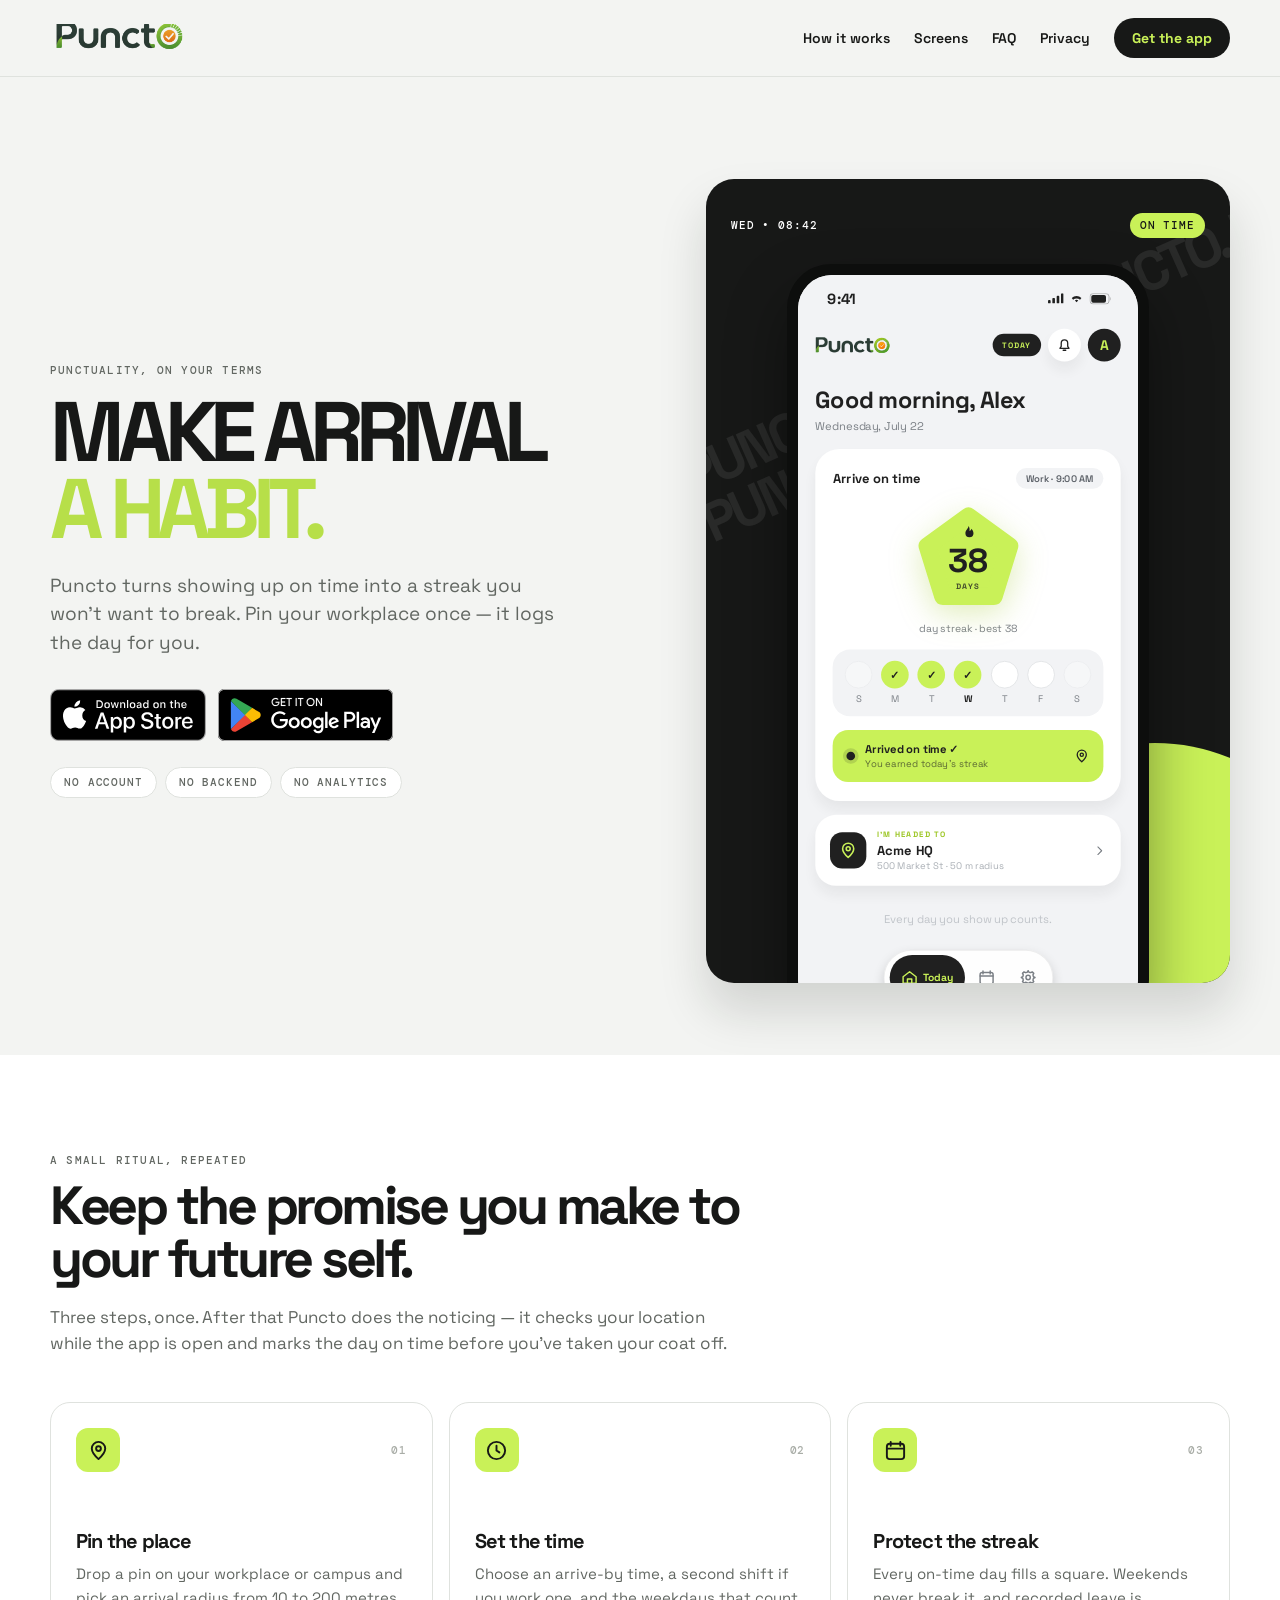
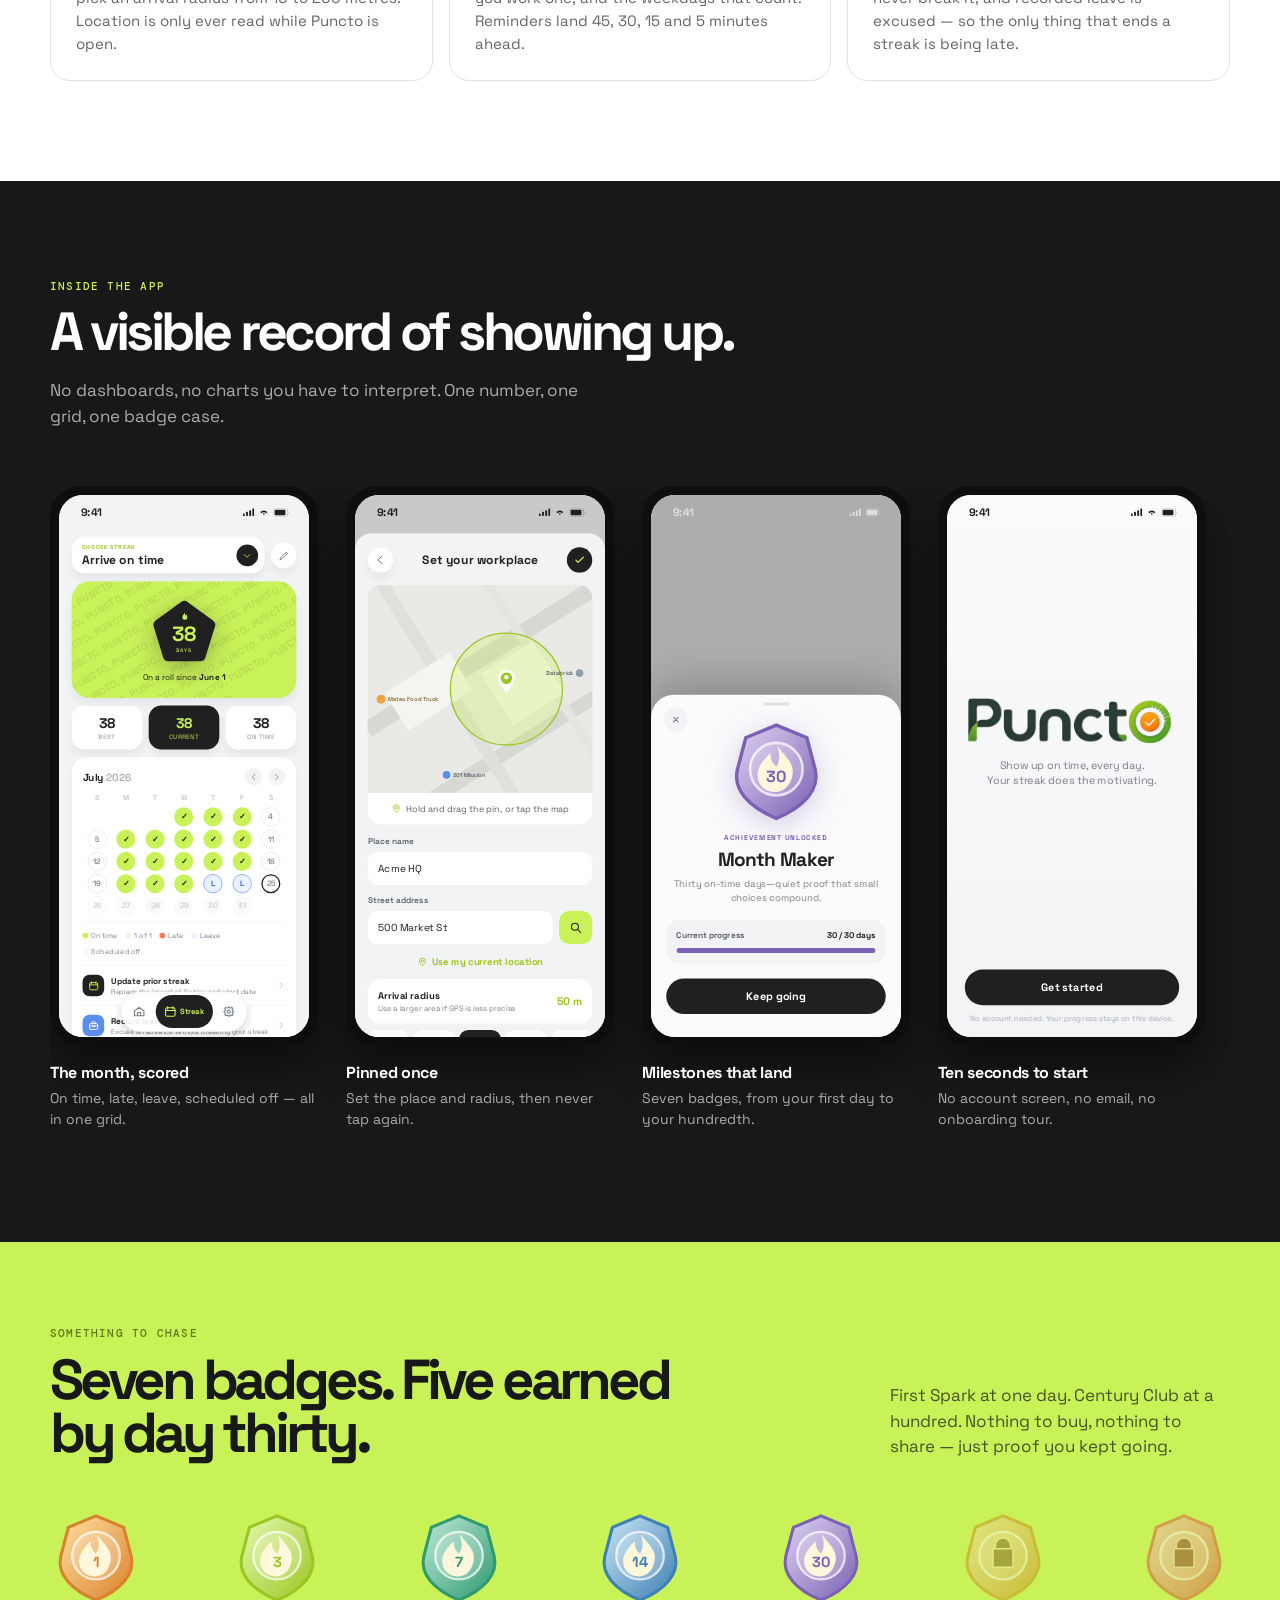
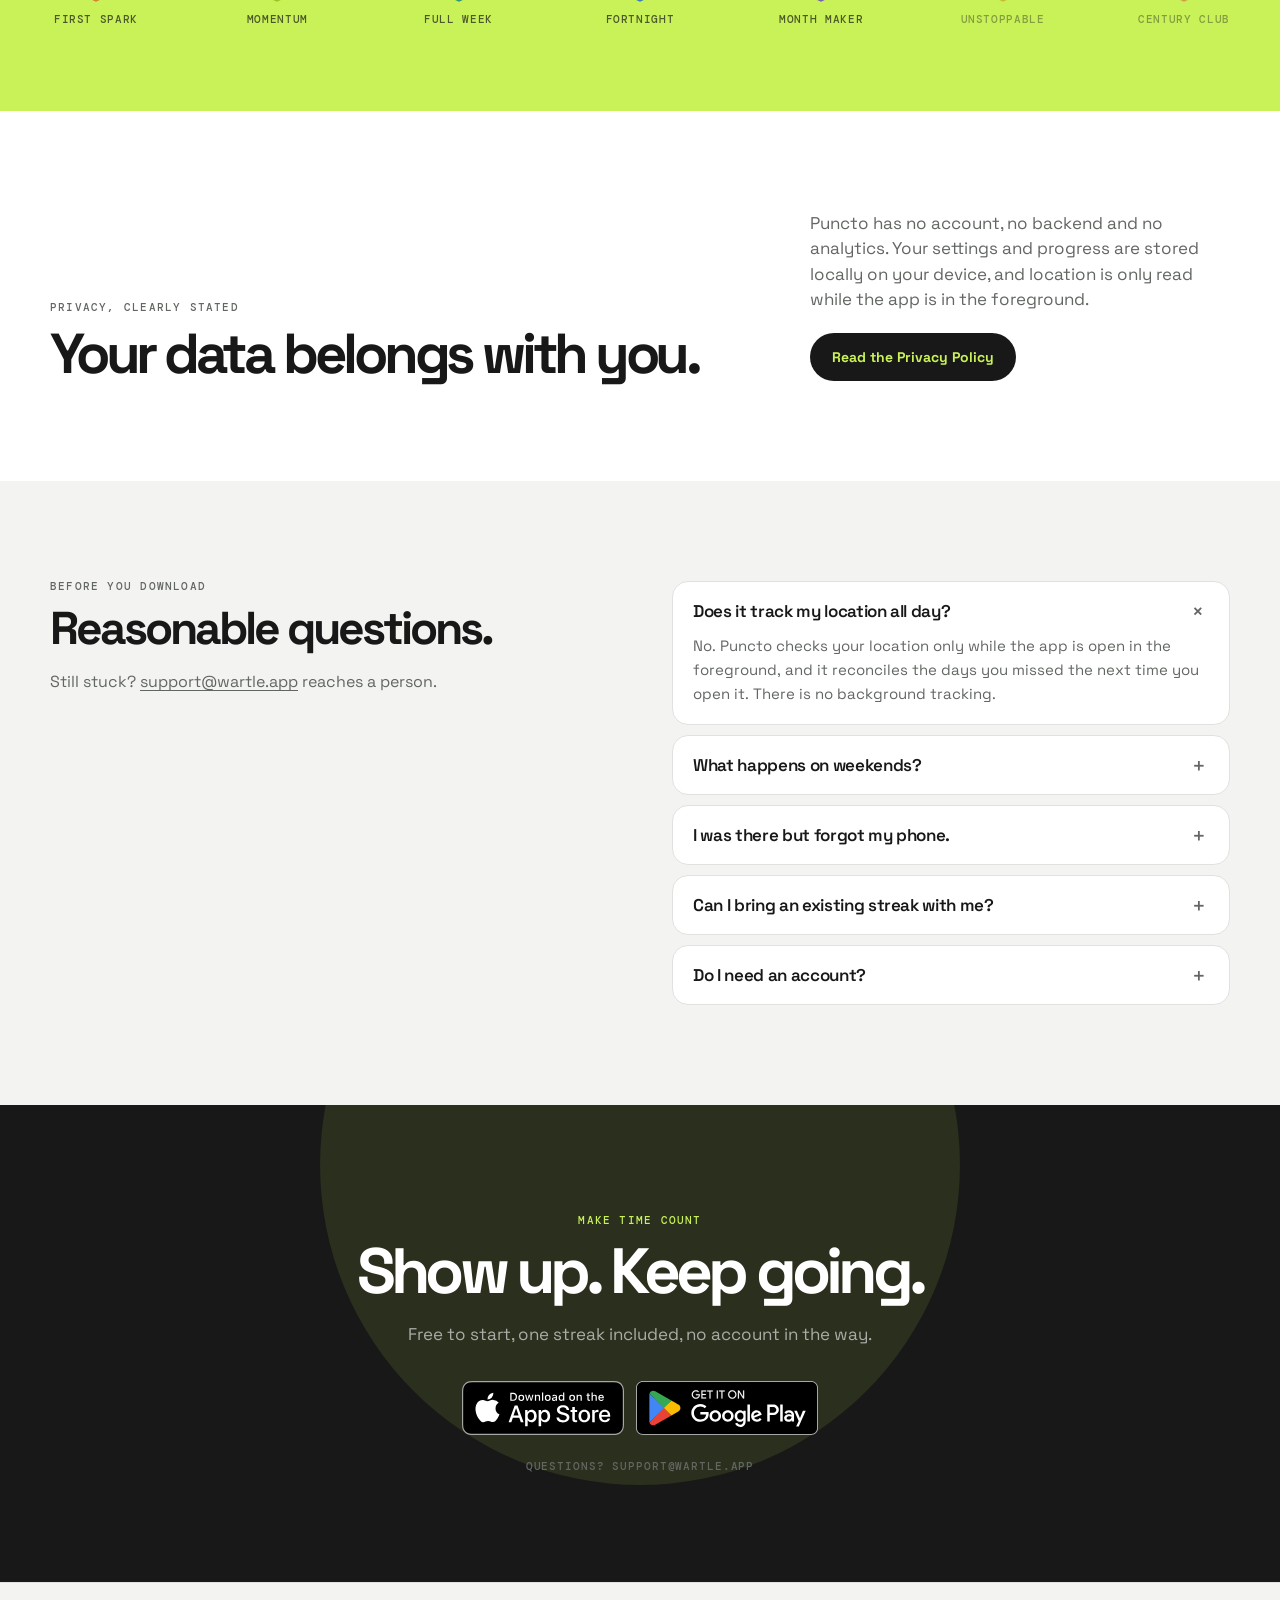
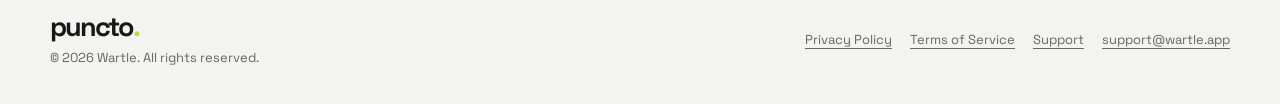
<file: index.html>
<!doctype html>
<html lang="en">
<head>
<meta charset="utf-8">
<meta name="viewport" content="width=device-width, initial-scale=1">
<meta name="description" content="Puncto is a private, local-first punctuality streak tracker for iOS and Android.">
<meta property="og:title" content="Puncto — Make arrival a habit">
<meta property="og:description" content="A private, local-first punctuality streak tracker.">
<meta property="og:type" content="website">
<meta property="og:image" content="og.png">
<meta name="theme-color" content="#c9f158">
<title>Puncto — Make arrival a habit</title>
<link rel="icon" href="assets/icon.png" type="image/png">
<link rel="preconnect" href="https://fonts.googleapis.com"><link rel="preconnect" href="https://fonts.gstatic.com" crossorigin><link href="https://fonts.googleapis.com/css2?family=DM+Mono:wght@400;500&family=Space+Grotesk:wght@400;500;600;700&display=swap" rel="stylesheet"><style>:root{--lime:#c9f158;--lime-deep:#b7df49;--show-bg:#171817;--show-fg:#ffffff;--show-sub:#a9ada7;--sec-pad:100px}html{scroll-behavior:smooth}body{margin:0;color:#171817;background:#f3f4f2;font-family:'Space Grotesk',-apple-system,BlinkMacSystemFont,'Segoe UI',sans-serif;-webkit-font-smoothing:antialiased}*{box-sizing:border-box}a{color:inherit;text-decoration:none}a:hover{color:#171817}a:focus-visible,summary:focus-visible{outline:3px solid #171817;outline-offset:4px;border-radius:4px}summary{cursor:pointer;list-style:none}summary::-webkit-details-marker{display:none}details[open] .faq-plus{transform:rotate(45deg)}@media (max-width:720px){:root{--sec-pad:72px}header nav{gap:12px!important}header nav a:nth-child(-n+3){display:none}main>section:first-child>div{grid-template-columns:1fr!important}main>section:first-child{padding-bottom:52px!important}}@media (prefers-reduced-motion:reduce){html{scroll-behavior:auto}*{transition-duration:.01ms!important;animation-duration:.01ms!important}}</style>
</head>
<body>
<header style="border-bottom:1px solid #dfe2de;background:rgba(243,244,242,.9);backdrop-filter:blur(16px);position:sticky;top:0;z-index:20">
<div style="width:min(1180px,calc(100% - 40px));margin:0 auto;height:76px;display:flex;justify-content:space-between;align-items:center;gap:20px">
<a href="#top" aria-label="Puncto home" style="display:block;width:136px;height:28px;overflow:hidden;position:relative;flex:0 0 auto"><img src="assets/wordmark.png" alt="Puncto" style="position:absolute;width:136px;height:136px;left:0;top:-55px;max-width:none"/></a>
<nav aria-label="Main navigation" style="display:flex;gap:24px;align-items:center;font-size:14px;font-weight:600">
<a href="#how-it-works">How it works</a>
<a href="#screens">Screens</a>
<a href="#faq">FAQ</a>
<a href="privacy.html">Privacy</a>
<a href="#get" style="display:inline-flex;align-items:center;justify-content:center;min-height:40px;border-radius:999px;padding:0 18px;background:#171817;color:var(--lime);font-weight:700">Get the app</a>
</nav>
</div>
</header>

<main id="top">

<section style="padding:clamp(56px,8vw,116px) 0 72px;overflow:hidden">
<div style="width:min(1180px,calc(100% - 40px));margin:0 auto;display:grid;grid-template-columns:minmax(0,1.05fr) minmax(320px,.95fr);gap:clamp(36px,6vw,84px);align-items:center">
<div>
<p style="margin:0;font:500 11px/1 'DM Mono',monospace;letter-spacing:.11em;text-transform:uppercase;color:#626762">Punctuality, on your terms</p>
<h1 style="max-width:760px;margin:18px 0 24px;font-size:clamp(50px,6.6vw,98px);letter-spacing:-.085em;line-height:.91">MAKE ARRIVAL <strong style="display:block;color:var(--lime-deep);font-weight:700">A HABIT.</strong></h1>
<p style="max-width:520px;margin:0;color:#626762;font-size:19px;line-height:1.5;text-wrap:pretty">Puncto turns showing up on time into a streak you won’t want to break. Pin your workplace once — it logs the day for you.</p>
<div style="display:flex;flex-wrap:wrap;gap:12px;align-items:center;margin-top:32px">
<a href="https://apps.apple.com/ph/app/puncto/id6790418885" target="_blank" rel="noopener" style="display:block"><img src="assets/Download_on_the_App_Store_Badge_US-UK_RGB_blk_092917.svg" alt="Download on the App Store" style="height:52px;display:block"/></a>
<a href="https://play.google.com/store/apps/details?id=app.wartle.puncto&pcampaignid=web_share" target="_blank" rel="noopener" style="display:block"><img src="assets/GetItOnGooglePlay_Badge_Web_color_English.svg" alt="Get it on Google Play" style="height:52px;display:block"/></a>
</div>
<div style="display:flex;flex-wrap:wrap;gap:8px;margin-top:26px">
<span style="font:500 11px/1 'DM Mono',monospace;letter-spacing:.08em;text-transform:uppercase;color:#626762;border:1px solid #dfe2de;background:#fff;border-radius:999px;padding:9px 13px">No account</span>
<span style="font:500 11px/1 'DM Mono',monospace;letter-spacing:.08em;text-transform:uppercase;color:#626762;border:1px solid #dfe2de;background:#fff;border-radius:999px;padding:9px 13px">No backend</span>
<span style="font:500 11px/1 'DM Mono',monospace;letter-spacing:.08em;text-transform:uppercase;color:#626762;border:1px solid #dfe2de;background:#fff;border-radius:999px;padding:9px 13px">No analytics</span>
</div>
</div>
<div style="position:relative;background:#171817;border-radius:28px;padding:34px 0 0;overflow:hidden;box-shadow:0 28px 48px rgba(23,24,23,.15);min-height:520px;display:flex;flex-direction:column;align-items:center">
<div style="position:absolute;width:390px;height:390px;border-radius:50%;background:var(--lime);right:-120px;bottom:-150px;z-index:0"></div>
<div style="position:absolute;z-index:0;top:70px;left:-54px;width:190%;transform:rotate(-24deg);color:rgba(255,255,255,.08);font-size:55px;font-weight:700;line-height:.92;letter-spacing:-.08em">PUNCTO.  PUNCTO.  PUNCTO.  PUNCTO.  PUNCTO.  PUNCTO.</div>
<div style="position:relative;z-index:1;display:flex;align-items:center;justify-content:space-between;width:calc(100% - 50px);font:500 11px/1 'DM Mono',monospace;letter-spacing:.08em;color:#fff">
<span>WED • 08:42</span>
<span style="background:var(--lime);color:#171817;border-radius:99px;padding:7px 10px">ON TIME</span>
</div>
<div style="position:relative;z-index:1;margin-top:26px;margin-bottom:-40px;width:362px;height:759px;padding:11px;background:#0d0e0d;border-radius:44px;box-shadow:0 30px 60px rgba(0,0,0,.4);flex:none">
<div style="width:340px;height:737px;overflow:hidden;border-radius:34px;background:#F2F3F5;position:relative"><div style="position:absolute;top:0;left:0;width:393px;height:852px;background:#F2F3F5;transform:scale(0.86514);transform-origin:top left;font-family:'Space Grotesk'">

<div style="height:54px;padding:0 30px 0 34px;display:flex;align-items:center;justify-content:space-between"><span style="font:700 17px 'Space Grotesk';color:#202020;letter-spacing:-.2px">9:41</span><div style="display:flex;align-items:center;gap:7px"><svg width="18" height="12" viewBox="0 0 18 12"><rect x="0" y="8" width="3" height="4" rx="1" fill="#202020"></rect><rect x="5" y="5.5" width="3" height="6.5" rx="1" fill="#202020"></rect><rect x="10" y="3" width="3" height="9" rx="1" fill="#202020"></rect><rect x="15" y="0" width="3" height="12" rx="1" fill="#202020"></rect></svg><svg width="16" height="12" viewBox="0 0 16 12"><path d="M8 10.6l1.9-2.2a2.9 2.9 0 00-3.8 0L8 10.6zM8 6.1c1.5 0 2.9.5 4 1.5l1.6-1.9A9 9 0 008 3.4a9 9 0 00-5.6 2.3L4 7.6a6 6 0 014-1.5z" fill="#202020"></path></svg><svg width="26" height="13" viewBox="0 0 26 13"><rect x="0.5" y="0.5" width="22" height="12" rx="3.5" fill="none" stroke="rgba(32,32,32,.35)"></rect><rect x="2" y="2" width="17" height="9" rx="2.2" fill="#202020"></rect><path d="M24 4.5v4c1-.4 1-3.6 0-4z" fill="rgba(32,32,32,.35)"></path></svg></div></div>

<div style="padding:0 20px">
<div style="min-height:38px;margin-top:8px;display:flex;align-items:center;justify-content:space-between">
<div style="width:88px;height:18.8px;overflow:hidden;position:relative"><img src="assets/wordmark.png" alt="Puncto" style="position:absolute;width:92.3px;height:92.3px;left:-4.3px;top:-35.5px"/><img src="assets/icon.png" alt="" style="position:absolute;width:22.2px;height:22.2px;left:65.8px;top:-0.9px"/></div>
<div style="display:flex;align-items:center;gap:8px">
<span style="font:700 9px 'Space Grotesk';letter-spacing:1.2px;color:#C9F158;background:#202020;padding:7px 11px;border-radius:999px">TODAY</span>
<div style="position:relative;width:38px;height:38px;border-radius:19px;background:#fff;display:flex;align-items:center;justify-content:center;box-shadow:0 10px 15px rgba(32,32,32,.06)"><svg width="18" height="18" viewBox="0 0 24 24"><path d="M5 17h14l-2-3V9a5 5 0 00-10 0v5l-2 3zM10 20h4" fill="none" stroke="#202020" style="stroke-width:2;stroke-linecap:round;stroke-linejoin:round"></path></svg></div>
<div style="width:38px;height:38px;border-radius:19px;background:#202020;display:flex;align-items:center;justify-content:center;font:700 16px 'Space Grotesk';color:#C9F158">A</div>
</div>
</div>
<div style="margin-top:27px;font:700 27px 'Space Grotesk';letter-spacing:-.6px;color:#202020">Good morning, Alex</div>
<div style="margin-top:4px;font:400 13px 'Space Grotesk';color:#7A7F85">Wednesday, July 22</div>

<div style="margin-top:18px;background:#fff;border-radius:28px;padding:22px 20px;box-shadow:0 10px 15px rgba(32,32,32,.06)">
<div style="display:flex;align-items:center;justify-content:space-between;gap:10px">
<span style="font:700 15px 'Space Grotesk';color:#202020">Arrive on time</span>
<span style="font:600 11px 'Space Grotesk';color:#5A5F66;background:#F2F3F5;padding:5px 11px;border-radius:15px">Work · 9:00 AM</span>
</div>
<div style="margin-top:14px;display:flex;flex-direction:column;align-items:center">
<div style="position:relative;width:128px;height:128px;filter:drop-shadow(0 10px 18px rgba(155,197,33,.3))">
<svg width="128" height="128" viewBox="0 0 100 100" style="display:block"><polygon points="50,14 87,41 73,86 27,86 13,41" fill="#C9F158" stroke="#C9F158" style="stroke-width:16;stroke-linejoin:round"></polygon></svg>
<div style="position:absolute;inset:0;padding-top:5px;display:flex;flex-direction:column;align-items:center;justify-content:center">
<svg width="14" height="16.6" viewBox="0 0 24 28"><path d="M12 1c1 5-6 8-6 15a8 8 0 0016 0c0-4-2-6-4-9-1 3-2 4-4 4 1-3 0-7-2-10z" fill="#202020"></path></svg>
<div style="font:700 38.4px 'Space Grotesk';color:#202020">38</div>
<div style="font:700 9px 'Space Grotesk';letter-spacing:1.5px;color:rgba(32,32,32,.8)">DAYS</div>
</div></div>
<div style="margin-top:12px;font:400 12px 'Space Grotesk';color:#7A7F85">day streak · best 38</div>
</div>
<div style="margin-top:16px;background:#F2F3F5;border-radius:20px;padding:13px 14px;display:flex;justify-content:space-between">
<div style="display:flex;flex-direction:column;align-items:center;gap:5px"><div style="width:32px;height:32px;border-radius:16px;background:#fff;border:1.5px solid #E0E2E5;opacity:.38"></div><span style="font:400 11px 'Space Grotesk';color:#7A7F85">S</span></div>
<div style="display:flex;flex-direction:column;align-items:center;gap:5px"><div style="width:32px;height:32px;border-radius:16px;background:#C9F158;display:flex;align-items:center;justify-content:center;font:700 13px 'Space Grotesk';color:#202020">✓</div><span style="font:400 11px 'Space Grotesk';color:#7A7F85">M</span></div>
<div style="display:flex;flex-direction:column;align-items:center;gap:5px"><div style="width:32px;height:32px;border-radius:16px;background:#C9F158;display:flex;align-items:center;justify-content:center;font:700 13px 'Space Grotesk';color:#202020">✓</div><span style="font:400 11px 'Space Grotesk';color:#7A7F85">T</span></div>
<div style="display:flex;flex-direction:column;align-items:center;gap:5px"><div style="width:32px;height:32px;border-radius:16px;background:#C9F158;display:flex;align-items:center;justify-content:center;font:700 13px 'Space Grotesk';color:#202020">✓</div><span style="font:700 11px 'Space Grotesk';color:#202020">W</span></div>
<div style="display:flex;flex-direction:column;align-items:center;gap:5px"><div style="width:32px;height:32px;border-radius:16px;background:#fff;border:1.5px solid #E0E2E5"></div><span style="font:400 11px 'Space Grotesk';color:#7A7F85">T</span></div>
<div style="display:flex;flex-direction:column;align-items:center;gap:5px"><div style="width:32px;height:32px;border-radius:16px;background:#fff;border:1.5px solid #E0E2E5"></div><span style="font:400 11px 'Space Grotesk';color:#7A7F85">F</span></div>
<div style="display:flex;flex-direction:column;align-items:center;gap:5px"><div style="width:32px;height:32px;border-radius:16px;background:#fff;border:1.5px solid #E0E2E5;opacity:.38"></div><span style="font:400 11px 'Space Grotesk';color:#7A7F85">S</span></div>
</div>
<div style="margin-top:16px;background:#C9F158;border-radius:18px;padding:14px 16px;display:flex;align-items:center;gap:12px">
<div style="width:10px;height:10px;border-radius:5px;background:#202020;box-shadow:0 0 0 4px rgba(32,32,32,.14)"></div>
<div style="flex:1"><div style="font:700 13px 'Space Grotesk';color:#202020">Arrived on time ✓</div><div style="margin-top:1px;font:400 11px 'Space Grotesk';color:rgba(32,32,32,.65)">You earned today’s streak</div></div>
<svg width="18" height="18" viewBox="0 0 24 24"><path d="M12 21s-7-6.2-7-11a7 7 0 0114 0c0 4.8-7 11-7 11z" fill="none" stroke="#202020" style="stroke-width:2;stroke-linejoin:round"></path><circle cx="12" cy="10" r="2.5" fill="none" stroke="#202020" style="stroke-width:2"></circle></svg>
</div>
</div>

<div style="margin-top:16px;background:#fff;border-radius:24px;min-height:82px;padding:0 17px;display:flex;align-items:center;gap:12px;box-shadow:0 10px 15px rgba(32,32,32,.06)">
<div style="width:42px;height:42px;border-radius:14px;background:#202020;display:flex;align-items:center;justify-content:center"><svg width="22" height="22" viewBox="0 0 24 24"><path d="M12 21s-7-6.2-7-11a7 7 0 0114 0c0 4.8-7 11-7 11z" fill="none" stroke="#C9F158" style="stroke-width:2;stroke-linejoin:round"></path><circle cx="12" cy="10" r="2.5" fill="none" stroke="#C9F158" style="stroke-width:2"></circle></svg></div>
<div style="flex:1"><div style="font:700 9px 'Space Grotesk';letter-spacing:1.4px;color:#9BC521">I’M HEADED TO</div><div style="margin-top:2px;font:700 15px 'Space Grotesk';color:#202020">Acme HQ</div><div style="margin-top:2px;font:400 11px 'Space Grotesk';color:#A9AEB4">500 Market St · 50 m radius</div></div>
<svg width="15" height="15" viewBox="0 0 24 24"><path d="M9 5l7 7-7 7" fill="none" stroke="#7A7F85" style="stroke-width:2;stroke-linecap:round;stroke-linejoin:round"></path></svg>
</div>
<div style="margin-top:30px;text-align:center;font:400 13px 'Space Grotesk';color:#C0C4C9">Every day you show up counts.</div>
</div>

<div style="position:absolute;left:0;right:0;bottom:8px;display:flex;justify-content:center">
<div style="width:196px;height:64px;border-radius:32px;background:rgba(255,255,255,.9);border:0.5px solid rgba(32,32,32,.08);box-shadow:0 6px 14px rgba(0,0,0,.16);display:flex;align-items:center;gap:4px;padding:0 6px;box-sizing:border-box">
<div style="width:88px;height:52px;border-radius:26px;background:#202020;display:flex;align-items:center;justify-content:center;gap:6px"><svg width="20" height="20" viewBox="0 0 24 24"><path d="M3 11l9-7 9 7v9H3v-9zM9 20v-6h6v6" fill="none" stroke="#C9F158" style="stroke-width:2;stroke-linecap:round;stroke-linejoin:round"></path></svg><span style="font:700 12px 'Space Grotesk';color:#C9F158">Today</span></div>
<div style="width:44px;height:52px;display:flex;align-items:center;justify-content:center"><svg width="20" height="20" viewBox="0 0 24 24"><rect x="3" y="5" width="18" height="16" rx="3" fill="none" stroke="#7A7F85" style="stroke-width:2"></rect><path d="M7 3v4M17 3v4M3 10h18" fill="none" stroke="#7A7F85" style="stroke-width:2;stroke-linecap:round"></path></svg></div>
<div style="width:44px;height:52px;display:flex;align-items:center;justify-content:center"><svg width="20" height="20" viewBox="0 0 24 24"><circle cx="12" cy="12" r="3" fill="none" stroke="#7A7F85" style="stroke-width:2"></circle><path d="M12 2.5l1.2 2.2 2.5.6 2-1.1 2.1 2.1-1.1 2 .6 2.5L21.5 12l-2.2 1.2-.6 2.5 1.1 2-2.1 2.1-2-1.1-2.5.6L12 21.5l-1.2-2.2-2.5-.6-2 1.1-2.1-2.1 1.1-2-.6-2.5L2.5 12l2.2-1.2.6-2.5-1.1-2 2.1-2.1 2 1.1 2.5-.6L12 2.5z" fill="none" stroke="#7A7F85" style="stroke-width:2;stroke-linejoin:round"></path></svg></div>
</div></div>
</div></div>
</div>
</div>
</div>
</section>

<section id="how-it-works" style="background:#fff;padding:var(--sec-pad) 0">
<div style="width:min(1180px,calc(100% - 40px));margin:0 auto">
<div style="max-width:700px;margin-bottom:46px">
<p style="margin:0;font:500 11px/1 'DM Mono',monospace;letter-spacing:.11em;text-transform:uppercase;color:#626762">A small ritual, repeated</p>
<h2 style="margin:14px 0 0;font-size:clamp(34px,4.2vw,56px);letter-spacing:-.065em;line-height:.98">Keep the promise you make to your future self.</h2>
<p style="margin:18px 0 0;color:#626762;font-size:17px;line-height:1.55;text-wrap:pretty">Three steps, once. After that Puncto does the noticing — it checks your location while the app is open and marks the day on time before you’ve taken your coat off.</p>
</div>
<div style="display:grid;grid-template-columns:repeat(auto-fit,minmax(280px,1fr));gap:16px">
<article style="padding:25px;border:1px solid #dfe2de;border-radius:20px;background:#fff;transition:transform .18s ease">
<div style="display:flex;align-items:center;justify-content:space-between;margin-bottom:56px">
<div style="width:44px;height:44px;border-radius:12px;display:grid;place-items:center;background:var(--lime)"><svg width="23" height="23" viewBox="0 0 24 24"><path d="M12 21s-7-6.2-7-11a7 7 0 0114 0c0 4.8-7 11-7 11z" fill="none" stroke="#171817" style="stroke-width:2;stroke-linejoin:round"></path><circle cx="12" cy="10" r="2.5" fill="none" stroke="#171817" style="stroke-width:2"></circle></svg></div>
<span style="font:500 11px/1 'DM Mono',monospace;letter-spacing:.08em;color:#a9ada7">01</span>
</div>
<h3 style="margin:0 0 8px;font-size:20px;letter-spacing:-.04em">Pin the place</h3>
<p style="margin:0;color:#626762;font-size:15px;line-height:1.55">Drop a pin on your workplace or campus and pick an arrival radius from 10 to 200 metres. Location is only ever read while Puncto is open.</p>
</article>
<article style="padding:25px;border:1px solid #dfe2de;border-radius:20px;background:#fff;transition:transform .18s ease">
<div style="display:flex;align-items:center;justify-content:space-between;margin-bottom:56px">
<div style="width:44px;height:44px;border-radius:12px;display:grid;place-items:center;background:var(--lime)"><svg width="23" height="23" viewBox="0 0 24 24"><circle cx="12" cy="12" r="9" fill="none" stroke="#171817" style="stroke-width:2"></circle><path d="M12 7v5l3 2" fill="none" stroke="#171817" style="stroke-width:2;stroke-linecap:round"></path></svg></div>
<span style="font:500 11px/1 'DM Mono',monospace;letter-spacing:.08em;color:#a9ada7">02</span>
</div>
<h3 style="margin:0 0 8px;font-size:20px;letter-spacing:-.04em">Set the time</h3>
<p style="margin:0;color:#626762;font-size:15px;line-height:1.55">Choose an arrive-by time, a second shift if you work one, and the weekdays that count. Reminders land 45, 30, 15 and 5 minutes ahead.</p>
</article>
<article style="padding:25px;border:1px solid #dfe2de;border-radius:20px;background:#fff;transition:transform .18s ease">
<div style="display:flex;align-items:center;justify-content:space-between;margin-bottom:56px">
<div style="width:44px;height:44px;border-radius:12px;display:grid;place-items:center;background:var(--lime)"><svg width="23" height="23" viewBox="0 0 24 24"><rect x="3" y="5" width="18" height="16" rx="3" fill="none" stroke="#171817" style="stroke-width:2"></rect><path d="M7 3v4M17 3v4M3 10h18" fill="none" stroke="#171817" style="stroke-width:2;stroke-linecap:round"></path></svg></div>
<span style="font:500 11px/1 'DM Mono',monospace;letter-spacing:.08em;color:#a9ada7">03</span>
</div>
<h3 style="margin:0 0 8px;font-size:20px;letter-spacing:-.04em">Protect the streak</h3>
<p style="margin:0;color:#626762;font-size:15px;line-height:1.55">Every on-time day fills a square. Weekends never break it, and recorded leave is excused — so the only thing that ends a streak is being late.</p>
</article>
</div>
</div>
</section>

<section id="screens" style="background:var(--show-bg);padding:var(--sec-pad) 0;overflow:hidden">
<div style="width:min(1180px,calc(100% - 40px));margin:0 auto">
<div style="max-width:760px">
<p style="margin:0;font:500 11px/1 'DM Mono',monospace;letter-spacing:.11em;text-transform:uppercase;color:var(--lime)">Inside the app</p>
<h2 style="margin:14px 0 0;font-size:clamp(34px,4.2vw,56px);letter-spacing:-.065em;line-height:.98;color:var(--show-fg)">A visible record of showing up.</h2>
<p style="margin:18px 0 0;max-width:560px;color:var(--show-sub);font-size:17px;line-height:1.55;text-wrap:pretty">No dashboards, no charts you have to interpret. One number, one grid, one badge case.</p>
</div>
<div aria-label="Puncto app screens" style="display:grid;grid-template-columns:repeat(4,268px);gap:clamp(16px,2.2vw,32px);margin-top:56px;align-items:flex-start;overflow-x:auto;padding:0 0 12px;scroll-snap-type:x proximity;scrollbar-color:rgba(201,241,88,.55) transparent">
<figure style="margin:0;flex:none;width:268px">
<div style="width:268px;height:560px;padding:9px;background:#0d0e0d;border-radius:32px;box-shadow:0 24px 44px rgba(0,0,0,.4)"><div style="width:250px;height:542px;overflow:hidden;border-radius:24px;background:#F2F3F5;position:relative"><div style="position:absolute;top:0;left:0;width:393px;height:852px;background:#F2F3F5;transform:scale(0.63613);transform-origin:top left;font-family:'Space Grotesk'">

<div style="height:54px;padding:0 30px 0 34px;display:flex;align-items:center;justify-content:space-between"><span style="font:700 17px 'Space Grotesk';color:#202020;letter-spacing:-.2px">9:41</span><div style="display:flex;align-items:center;gap:7px"><svg width="18" height="12" viewBox="0 0 18 12"><rect x="0" y="8" width="3" height="4" rx="1" fill="#202020"></rect><rect x="5" y="5.5" width="3" height="6.5" rx="1" fill="#202020"></rect><rect x="10" y="3" width="3" height="9" rx="1" fill="#202020"></rect><rect x="15" y="0" width="3" height="12" rx="1" fill="#202020"></rect></svg><svg width="16" height="12" viewBox="0 0 16 12"><path d="M8 10.6l1.9-2.2a2.9 2.9 0 00-3.8 0L8 10.6zM8 6.1c1.5 0 2.9.5 4 1.5l1.6-1.9A9 9 0 008 3.4a9 9 0 00-5.6 2.3L4 7.6a6 6 0 014-1.5z" fill="#202020"></path></svg><svg width="26" height="13" viewBox="0 0 26 13"><rect x="0.5" y="0.5" width="22" height="12" rx="3.5" fill="none" stroke="rgba(32,32,32,.35)"></rect><rect x="2" y="2" width="17" height="9" rx="2.2" fill="#202020"></rect><path d="M24 4.5v4c1-.4 1-3.6 0-4z" fill="rgba(32,32,32,.35)"></path></svg></div></div>

<div style="padding:12px 20px 0">
<div style="min-height:58px;display:flex;align-items:center;justify-content:space-between;gap:10px">
<div style="flex:1;min-height:56px;padding:0 10px 0 16px;border-radius:20px;background:#fff;display:flex;align-items:center;gap:10px;box-shadow:0 10px 15px rgba(32,32,32,.06)">
<div style="flex:1"><div style="font:700 9px 'Space Grotesk';letter-spacing:1.2px;color:#9BC521">CHOOSE STREAK</div><div style="margin-top:1px;font:700 19px 'Space Grotesk';color:#202020">Arrive on time</div></div>
<div style="width:34px;height:34px;border-radius:17px;background:#202020;display:flex;align-items:center;justify-content:center;transform:rotate(90deg)"><svg width="15" height="15" viewBox="0 0 24 24"><path d="M9 5l7 7-7 7" fill="none" stroke="#C9F158" style="stroke-width:2;stroke-linecap:round;stroke-linejoin:round"></path></svg></div>
</div>
<div style="width:40px;height:40px;border-radius:20px;background:#fff;display:flex;align-items:center;justify-content:center;box-shadow:0 10px 15px rgba(32,32,32,.06)"><svg width="17" height="17" viewBox="0 0 24 24"><path d="M4 20l4-1L20 7l-3-3L5 16l-1 4z" fill="none" stroke="#7A7F85" style="stroke-width:2;stroke-linecap:round;stroke-linejoin:round"></path></svg></div>
</div>

<div style="position:relative;margin-top:12px;background:#C9F158;border-radius:28px;padding:24px 0;overflow:hidden;display:flex;flex-direction:column;align-items:center;box-shadow:0 10px 15px rgba(32,32,32,.06)">
<div style="position:absolute;width:700px;height:360px;top:-92px;left:-160px;transform:rotate(-30deg);font:700 16px/28px 'Space Grotesk';letter-spacing:.3px;color:rgba(32,32,32,.09);white-space:pre-wrap;overflow:hidden">PUNCTO. PUNCTO. PUNCTO. PUNCTO. PUNCTO. PUNCTO. PUNCTO. PUNCTO. PUNCTO. PUNCTO. PUNCTO. PUNCTO. PUNCTO. PUNCTO. PUNCTO. PUNCTO. PUNCTO. PUNCTO. PUNCTO. PUNCTO. PUNCTO. PUNCTO. PUNCTO. PUNCTO. PUNCTO. PUNCTO. PUNCTO. PUNCTO. PUNCTO. PUNCTO. PUNCTO. PUNCTO. PUNCTO. PUNCTO. PUNCTO. PUNCTO. PUNCTO. PUNCTO. PUNCTO. PUNCTO. PUNCTO. PUNCTO. PUNCTO. PUNCTO. PUNCTO. PUNCTO. PUNCTO. PUNCTO. PUNCTO. PUNCTO. PUNCTO. PUNCTO. PUNCTO. PUNCTO. PUNCTO. PUNCTO. PUNCTO. PUNCTO. PUNCTO. PUNCTO. PUNCTO. PUNCTO. PUNCTO. PUNCTO. PUNCTO. PUNCTO. PUNCTO. PUNCTO. PUNCTO. PUNCTO. PUNCTO. PUNCTO. PUNCTO. PUNCTO. PUNCTO. PUNCTO. PUNCTO. PUNCTO. PUNCTO. PUNCTO. PUNCTO. PUNCTO. PUNCTO. PUNCTO. PUNCTO. PUNCTO. PUNCTO. PUNCTO. PUNCTO. PUNCTO. PUNCTO. PUNCTO. PUNCTO. PUNCTO. PUNCTO. </div>
<div style="position:relative;width:108px;height:108px;filter:drop-shadow(0 10px 18px rgba(32,32,32,.3))">
<svg width="108" height="108" viewBox="0 0 100 100" style="display:block"><polygon points="50,14 87,41 73,86 27,86 13,41" fill="#202020" stroke="#202020" style="stroke-width:16;stroke-linejoin:round"></polygon></svg>
<div style="position:absolute;inset:0;padding-top:4px;display:flex;flex-direction:column;align-items:center;justify-content:center">
<svg width="11.9" height="14" viewBox="0 0 24 28"><path d="M12 1c1 5-6 8-6 15a8 8 0 0016 0c0-4-2-6-4-9-1 3-2 4-4 4 1-3 0-7-2-10z" fill="#C9F158"></path></svg>
<div style="font:700 32.4px 'Space Grotesk';color:#C9F158">38</div>
<div style="font:700 8px 'Space Grotesk';letter-spacing:1.5px;color:rgba(201,241,88,.85)">DAYS</div>
</div></div>
<div style="position:relative;margin-top:10px;font:400 13px 'Space Grotesk';color:#202020">On a roll since <span style="font-weight:700">June 1</span></div>
</div>

<div style="margin-top:12px;display:flex;gap:10px">
<div style="flex:1;background:#fff;border-radius:20px;padding:13px 0;text-align:center;box-shadow:0 10px 15px rgba(32,32,32,.06)"><div style="font:700 22px 'Space Grotesk';color:#202020">38</div><div style="margin-top:2px;font:600 10px 'Space Grotesk';letter-spacing:.5px;color:#A9AEB4">BEST</div></div>
<div style="flex:1;background:#202020;border-radius:20px;padding:13px 0;text-align:center;box-shadow:0 10px 15px rgba(32,32,32,.06)"><div style="font:700 22px 'Space Grotesk';color:#C9F158">38</div><div style="margin-top:2px;font:600 10px 'Space Grotesk';letter-spacing:.5px;color:rgba(201,241,88,.7)">CURRENT</div></div>
<div style="flex:1;background:#fff;border-radius:20px;padding:13px 0;text-align:center;box-shadow:0 10px 15px rgba(32,32,32,.06)"><div style="font:700 22px 'Space Grotesk';color:#202020">38</div><div style="margin-top:2px;font:600 10px 'Space Grotesk';letter-spacing:.5px;color:#A9AEB4">ON TIME</div></div>
</div>

<div style="margin-top:12px;background:#fff;border-radius:24px;padding:17px;box-shadow:0 10px 15px rgba(32,32,32,.06)">
<div style="display:flex;align-items:center;justify-content:space-between">
<div style="font:700 16px 'Space Grotesk';color:#202020">July <span style="color:#A9AEB4;font-weight:600">2026</span></div>
<div style="display:flex;gap:8px">
<div style="width:28px;height:28px;border-radius:14px;background:#F2F3F5;display:flex;align-items:center;justify-content:center"><svg width="13" height="13" viewBox="0 0 24 24"><path d="M15 4l-8 8 8 8" fill="none" stroke="#6B6852" style="stroke-width:2;stroke-linecap:round;stroke-linejoin:round"></path></svg></div>
<div style="width:28px;height:28px;border-radius:14px;background:#F2F3F5;display:flex;align-items:center;justify-content:center"><svg width="13" height="13" viewBox="0 0 24 24"><path d="M9 5l7 7-7 7" fill="none" stroke="#6B6852" style="stroke-width:2;stroke-linecap:round;stroke-linejoin:round"></path></svg></div>
</div>
</div>
<div style="margin-top:12px;display:grid;grid-template-columns:repeat(7,1fr);justify-items:center">
<span style="font:600 11px 'Space Grotesk';color:#C0C4C9;margin-bottom:5px">S</span><span style="font:600 11px 'Space Grotesk';color:#C0C4C9;margin-bottom:5px">M</span><span style="font:600 11px 'Space Grotesk';color:#C0C4C9;margin-bottom:5px">T</span><span style="font:600 11px 'Space Grotesk';color:#C0C4C9;margin-bottom:5px">W</span><span style="font:600 11px 'Space Grotesk';color:#C0C4C9;margin-bottom:5px">T</span><span style="font:600 11px 'Space Grotesk';color:#C0C4C9;margin-bottom:5px">F</span><span style="font:600 11px 'Space Grotesk';color:#C0C4C9;margin-bottom:5px">S</span>
<div style="height:35px"></div><div style="height:35px"></div><div style="height:35px"></div>
<div style="height:35px;display:flex;align-items:center"><div style="width:30px;height:30px;border-radius:15px;background:#C9F158;display:flex;align-items:center;justify-content:center;font:700 12px 'Space Grotesk';color:#202020">✓</div></div>
<div style="height:35px;display:flex;align-items:center"><div style="width:30px;height:30px;border-radius:15px;background:#C9F158;display:flex;align-items:center;justify-content:center;font:700 12px 'Space Grotesk';color:#202020">✓</div></div>
<div style="height:35px;display:flex;align-items:center"><div style="width:30px;height:30px;border-radius:15px;background:#C9F158;display:flex;align-items:center;justify-content:center;font:700 12px 'Space Grotesk';color:#202020">✓</div></div>
<div style="height:35px;display:flex;align-items:center"><div style="width:30px;height:30px;border-radius:15px;background:#fff;border:1.5px solid #E0E2E5;box-sizing:border-box;display:flex;align-items:center;justify-content:center;font:400 12px 'Space Grotesk';color:#5A5F66">4</div></div>
<div style="height:35px;display:flex;align-items:center"><div style="width:30px;height:30px;border-radius:15px;background:#fff;border:1.5px solid #E0E2E5;box-sizing:border-box;display:flex;align-items:center;justify-content:center;font:400 12px 'Space Grotesk';color:#5A5F66">5</div></div>
<div style="height:35px;display:flex;align-items:center"><div style="width:30px;height:30px;border-radius:15px;background:#C9F158;display:flex;align-items:center;justify-content:center;font:700 12px 'Space Grotesk';color:#202020">✓</div></div>
<div style="height:35px;display:flex;align-items:center"><div style="width:30px;height:30px;border-radius:15px;background:#C9F158;display:flex;align-items:center;justify-content:center;font:700 12px 'Space Grotesk';color:#202020">✓</div></div>
<div style="height:35px;display:flex;align-items:center"><div style="width:30px;height:30px;border-radius:15px;background:#C9F158;display:flex;align-items:center;justify-content:center;font:700 12px 'Space Grotesk';color:#202020">✓</div></div>
<div style="height:35px;display:flex;align-items:center"><div style="width:30px;height:30px;border-radius:15px;background:#C9F158;display:flex;align-items:center;justify-content:center;font:700 12px 'Space Grotesk';color:#202020">✓</div></div>
<div style="height:35px;display:flex;align-items:center"><div style="width:30px;height:30px;border-radius:15px;background:#C9F158;display:flex;align-items:center;justify-content:center;font:700 12px 'Space Grotesk';color:#202020">✓</div></div>
<div style="height:35px;display:flex;align-items:center"><div style="width:30px;height:30px;border-radius:15px;background:#fff;border:1.5px solid #E0E2E5;box-sizing:border-box;display:flex;align-items:center;justify-content:center;font:400 12px 'Space Grotesk';color:#5A5F66">11</div></div>
<div style="height:35px;display:flex;align-items:center"><div style="width:30px;height:30px;border-radius:15px;background:#fff;border:1.5px solid #E0E2E5;box-sizing:border-box;display:flex;align-items:center;justify-content:center;font:400 12px 'Space Grotesk';color:#5A5F66">12</div></div>
<div style="height:35px;display:flex;align-items:center"><div style="width:30px;height:30px;border-radius:15px;background:#C9F158;display:flex;align-items:center;justify-content:center;font:700 12px 'Space Grotesk';color:#202020">✓</div></div>
<div style="height:35px;display:flex;align-items:center"><div style="width:30px;height:30px;border-radius:15px;background:#C9F158;display:flex;align-items:center;justify-content:center;font:700 12px 'Space Grotesk';color:#202020">✓</div></div>
<div style="height:35px;display:flex;align-items:center"><div style="width:30px;height:30px;border-radius:15px;background:#C9F158;display:flex;align-items:center;justify-content:center;font:700 12px 'Space Grotesk';color:#202020">✓</div></div>
<div style="height:35px;display:flex;align-items:center"><div style="width:30px;height:30px;border-radius:15px;background:#C9F158;display:flex;align-items:center;justify-content:center;font:700 12px 'Space Grotesk';color:#202020">✓</div></div>
<div style="height:35px;display:flex;align-items:center"><div style="width:30px;height:30px;border-radius:15px;background:#C9F158;display:flex;align-items:center;justify-content:center;font:700 12px 'Space Grotesk';color:#202020">✓</div></div>
<div style="height:35px;display:flex;align-items:center"><div style="width:30px;height:30px;border-radius:15px;background:#fff;border:1.5px solid #E0E2E5;box-sizing:border-box;display:flex;align-items:center;justify-content:center;font:400 12px 'Space Grotesk';color:#5A5F66">18</div></div>
<div style="height:35px;display:flex;align-items:center"><div style="width:30px;height:30px;border-radius:15px;background:#fff;border:1.5px solid #E0E2E5;box-sizing:border-box;display:flex;align-items:center;justify-content:center;font:400 12px 'Space Grotesk';color:#5A5F66">19</div></div>
<div style="height:35px;display:flex;align-items:center"><div style="width:30px;height:30px;border-radius:15px;background:#C9F158;display:flex;align-items:center;justify-content:center;font:700 12px 'Space Grotesk';color:#202020">✓</div></div>
<div style="height:35px;display:flex;align-items:center"><div style="width:30px;height:30px;border-radius:15px;background:#C9F158;display:flex;align-items:center;justify-content:center;font:700 12px 'Space Grotesk';color:#202020">✓</div></div>
<div style="height:35px;display:flex;align-items:center"><div style="width:30px;height:30px;border-radius:15px;background:#C9F158;display:flex;align-items:center;justify-content:center;font:700 12px 'Space Grotesk';color:#202020">✓</div></div>
<div style="height:35px;display:flex;align-items:center"><div style="width:30px;height:30px;border-radius:15px;background:#EAF1FF;border:1.5px solid #5B8DEF;box-sizing:border-box;display:flex;align-items:center;justify-content:center;font:800 12px 'Space Grotesk';color:#3569C8">L</div></div>
<div style="height:35px;display:flex;align-items:center"><div style="width:30px;height:30px;border-radius:15px;background:#EAF1FF;border:1.5px solid #5B8DEF;box-sizing:border-box;display:flex;align-items:center;justify-content:center;font:800 12px 'Space Grotesk';color:#3569C8">L</div></div>
<div style="height:35px;display:flex;align-items:center"><div style="width:30px;height:30px;border-radius:15px;background:#fff;border:2px solid #202020;box-sizing:border-box;display:flex;align-items:center;justify-content:center;font:400 12px 'Space Grotesk';color:#5A5F66">25</div></div>
<div style="height:35px;display:flex;align-items:center;opacity:.4"><div style="width:30px;height:30px;border-radius:15px;background:#fff;border:1.5px solid #E0E2E5;box-sizing:border-box;display:flex;align-items:center;justify-content:center;font:400 12px 'Space Grotesk';color:#5A5F66">26</div></div>
<div style="height:35px;display:flex;align-items:center;opacity:.4"><div style="width:30px;height:30px;border-radius:15px;background:#F2F3F5;display:flex;align-items:center;justify-content:center;font:400 12px 'Space Grotesk';color:#5A5F66">27</div></div>
<div style="height:35px;display:flex;align-items:center;opacity:.4"><div style="width:30px;height:30px;border-radius:15px;background:#F2F3F5;display:flex;align-items:center;justify-content:center;font:400 12px 'Space Grotesk';color:#5A5F66">28</div></div>
<div style="height:35px;display:flex;align-items:center;opacity:.4"><div style="width:30px;height:30px;border-radius:15px;background:#F2F3F5;display:flex;align-items:center;justify-content:center;font:400 12px 'Space Grotesk';color:#5A5F66">29</div></div>
<div style="height:35px;display:flex;align-items:center;opacity:.4"><div style="width:30px;height:30px;border-radius:15px;background:#F2F3F5;display:flex;align-items:center;justify-content:center;font:400 12px 'Space Grotesk';color:#5A5F66">30</div></div>
<div style="height:35px;display:flex;align-items:center;opacity:.4"><div style="width:30px;height:30px;border-radius:15px;background:#F2F3F5;display:flex;align-items:center;justify-content:center;font:400 12px 'Space Grotesk';color:#5A5F66">31</div></div>
<div style="height:35px"></div>
</div>
<div style="border-top:1px solid #EFF0F2;padding-top:12px;margin-top:9px;display:flex;flex-wrap:wrap;gap:12px">
<div style="display:flex;align-items:center;gap:5px"><div style="width:9px;height:9px;border-radius:5px;background:#C9F158"></div><span style="font:400 11px 'Space Grotesk';color:#7A7F85">On time</span></div>
<div style="display:flex;align-items:center;gap:5px"><div style="width:9px;height:9px;border-radius:5px;background:#FDF1DE"></div><span style="font:400 11px 'Space Grotesk';color:#7A7F85">1 of 1</span></div>
<div style="display:flex;align-items:center;gap:5px"><div style="width:9px;height:9px;border-radius:5px;background:#FF7A59"></div><span style="font:400 11px 'Space Grotesk';color:#7A7F85">Late</span></div>
<div style="display:flex;align-items:center;gap:5px"><div style="width:9px;height:9px;border-radius:5px;background:#EAF1FF"></div><span style="font:400 11px 'Space Grotesk';color:#7A7F85">Leave</span></div>
<div style="display:flex;align-items:center;gap:5px"><div style="width:9px;height:9px;border-radius:5px;background:transparent;border:1.5px solid #E0E2E5;box-sizing:border-box"></div><span style="font:400 11px 'Space Grotesk';color:#7A7F85">Scheduled off</span></div>
</div>
<div style="margin-top:14px;padding-top:14px;border-top:1px solid #EFF0F2;display:flex;align-items:center;gap:11px">
<div style="width:34px;height:34px;border-radius:11px;background:#202020;display:flex;align-items:center;justify-content:center"><svg width="17" height="17" viewBox="0 0 24 24"><rect x="3" y="5" width="18" height="16" rx="3" fill="none" stroke="#C9F158" style="stroke-width:2"></rect><path d="M7 3v4M17 3v4M3 10h18" fill="none" stroke="#C9F158" style="stroke-width:2;stroke-linecap:round"></path></svg></div>
<div style="flex:1"><div style="font:700 13px 'Space Grotesk';color:#202020">Update prior streak</div><div style="margin-top:2px;font:400 10.5px 'Space Grotesk';color:#7A7F85">Replace the imported history and start date</div></div>
<svg width="14" height="14" viewBox="0 0 24 24"><path d="M9 5l7 7-7 7" fill="none" stroke="#A9AEB4" style="stroke-width:2;stroke-linecap:round;stroke-linejoin:round"></path></svg>
</div>
<div style="margin-top:14px;padding-top:14px;border-top:1px solid #EFF0F2;display:flex;align-items:center;gap:11px">
<div style="width:34px;height:34px;border-radius:11px;background:#5B8DEF;display:flex;align-items:center;justify-content:center"><svg width="17" height="17" viewBox="0 0 24 24"><rect x="3" y="7" width="18" height="13" rx="3" fill="none" stroke="#fff" style="stroke-width:2"></rect><path d="M8 7V5a2 2 0 012-2h4a2 2 0 012 2v2M3 12h18M10 12v2h4v-2" fill="none" stroke="#fff" style="stroke-width:2;stroke-linecap:round;stroke-linejoin:round"></path></svg></div>
<div style="flex:1"><div style="font:700 13px 'Space Grotesk';color:#202020">Record leave</div><div style="margin-top:2px;font:400 10.5px 'Space Grotesk';color:#7A7F85">Excuse an absence without breaking your streak</div></div>
<svg width="14" height="14" viewBox="0 0 24 24"><path d="M9 5l7 7-7 7" fill="none" stroke="#A9AEB4" style="stroke-width:2;stroke-linecap:round;stroke-linejoin:round"></path></svg>
</div>
</div>
</div>

<div style="position:absolute;left:0;right:0;bottom:8px;display:flex;justify-content:center">
<div style="width:199px;height:64px;border-radius:32px;background:rgba(255,255,255,.9);border:0.5px solid rgba(32,32,32,.08);box-shadow:0 6px 14px rgba(0,0,0,.16);display:flex;align-items:center;gap:4px;padding:0 6px;box-sizing:border-box">
<div style="width:44px;height:52px;display:flex;align-items:center;justify-content:center"><svg width="20" height="20" viewBox="0 0 24 24"><path d="M3 11l9-7 9 7v9H3v-9zM9 20v-6h6v6" fill="none" stroke="#7A7F85" style="stroke-width:2;stroke-linecap:round;stroke-linejoin:round"></path></svg></div>
<div style="width:91px;height:52px;border-radius:26px;background:#202020;display:flex;align-items:center;justify-content:center;gap:6px"><svg width="20" height="20" viewBox="0 0 24 24"><rect x="3" y="5" width="18" height="16" rx="3" fill="none" stroke="#C9F158" style="stroke-width:2"></rect><path d="M7 3v4M17 3v4M3 10h18" fill="none" stroke="#C9F158" style="stroke-width:2;stroke-linecap:round"></path></svg><span style="font:700 12px 'Space Grotesk';color:#C9F158">Streak</span></div>
<div style="width:44px;height:52px;display:flex;align-items:center;justify-content:center"><svg width="20" height="20" viewBox="0 0 24 24"><circle cx="12" cy="12" r="3" fill="none" stroke="#7A7F85" style="stroke-width:2"></circle><path d="M12 2.5l1.2 2.2 2.5.6 2-1.1 2.1 2.1-1.1 2 .6 2.5L21.5 12l-2.2 1.2-.6 2.5 1.1 2-2.1 2.1-2-1.1-2.5.6L12 21.5l-1.2-2.2-2.5-.6-2 1.1-2.1-2.1 1.1-2-.6-2.5L2.5 12l2.2-1.2.6-2.5-1.1-2 2.1-2.1 2 1.1 2.5-.6L12 2.5z" fill="none" stroke="#7A7F85" style="stroke-width:2;stroke-linejoin:round"></path></svg></div>
</div></div>
</div></div></div>
<figcaption style="margin-top:16px"><b style="display:block;font-size:16px;letter-spacing:-.02em;color:var(--show-fg)">The month, scored</b><span style="display:block;margin-top:5px;font-size:14px;line-height:1.5;color:var(--show-sub)">On time, late, leave, scheduled off — all in one grid.</span></figcaption>
</figure>
<figure style="margin:0;flex:none;width:268px">
<div style="width:268px;height:560px;padding:9px;background:#0d0e0d;border-radius:32px;box-shadow:0 24px 44px rgba(0,0,0,.4)"><div style="width:250px;height:542px;overflow:hidden;border-radius:24px;background:#F2F3F5;position:relative"><div style="position:absolute;top:0;left:0;width:393px;height:852px;transform:scale(0.63613);transform-origin:top left;font-family:'Space Grotesk';background:#C8C9CB">

<div style="height:54px;padding:0 30px 0 34px;display:flex;align-items:center;justify-content:space-between"><span style="font:700 17px 'Space Grotesk';color:#202020;letter-spacing:-.2px">9:41</span><div style="display:flex;align-items:center;gap:7px"><svg width="18" height="12" viewBox="0 0 18 12"><rect x="0" y="8" width="3" height="4" rx="1" fill="#202020"></rect><rect x="5" y="5.5" width="3" height="6.5" rx="1" fill="#202020"></rect><rect x="10" y="3" width="3" height="9" rx="1" fill="#202020"></rect><rect x="15" y="0" width="3" height="12" rx="1" fill="#202020"></rect></svg><svg width="16" height="12" viewBox="0 0 16 12"><path d="M8 10.6l1.9-2.2a2.9 2.9 0 00-3.8 0L8 10.6zM8 6.1c1.5 0 2.9.5 4 1.5l1.6-1.9A9 9 0 008 3.4a9 9 0 00-5.6 2.3L4 7.6a6 6 0 014-1.5z" fill="#202020"></path></svg><svg width="26" height="13" viewBox="0 0 26 13"><rect x="0.5" y="0.5" width="22" height="12" rx="3.5" fill="none" stroke="rgba(32,32,32,.35)"></rect><rect x="2" y="2" width="17" height="9" rx="2.2" fill="#202020"></rect><path d="M24 4.5v4c1-.4 1-3.6 0-4z" fill="rgba(32,32,32,.35)"></path></svg></div></div>

<div style="position:absolute;top:60px;left:0;right:0;bottom:0;background:#F2F3F5;border-radius:26px 26px 0 0;padding:14px 20px 0">
<div style="min-height:56px;display:flex;align-items:center;gap:12px">
<div style="width:40px;height:40px;border-radius:20px;background:#fff;display:flex;align-items:center;justify-content:center;box-shadow:0 10px 15px rgba(32,32,32,.06)"><svg width="18" height="18" viewBox="0 0 24 24"><path d="M15 4l-8 8 8 8" fill="none" stroke="#6B6852" style="stroke-width:2;stroke-linecap:round;stroke-linejoin:round"></path></svg></div>
<div style="flex:1;text-align:center;font:700 19px 'Space Grotesk';color:#202020">Set your workplace</div>
<div style="width:40px;height:40px;border-radius:20px;background:#202020;display:flex;align-items:center;justify-content:center"><svg width="20" height="20" viewBox="0 0 24 24"><path d="M5 12.5l4.2 4.2L19 7" fill="none" stroke="#C9F158" style="stroke-width:2.4;stroke-linecap:round;stroke-linejoin:round"></path></svg></div>
</div>

<div style="margin-top:12px;border-radius:20px 20px 0 0;overflow:hidden;position:relative;height:326px;background:#E9EAE6">
<div style="position:absolute;inset:-60px;background:#E9EAE6"></div>
<div style="position:absolute;left:-40px;top:76px;width:520px;height:26px;background:#D6D8D4;transform:rotate(-32deg)"></div>
<div style="position:absolute;left:-40px;top:250px;width:520px;height:22px;background:#D6D8D4;transform:rotate(-32deg)"></div>
<div style="position:absolute;left:120px;top:-90px;width:20px;height:520px;background:#DEE0DC;transform:rotate(-32deg)"></div>
<div style="position:absolute;left:290px;top:-90px;width:14px;height:520px;background:#E4E5E1;transform:rotate(-32deg)"></div>
<div style="position:absolute;left:36px;top:132px;width:120px;height:70px;background:#F4F4F1;transform:rotate(-32deg)"></div>
<div style="position:absolute;left:196px;top:106px;width:96px;height:96px;background:#F4F4F1;transform:rotate(-32deg)"></div>
<div style="position:absolute;left:129px;top:74px;width:178px;height:178px;border-radius:89px;background:rgba(201,241,88,.3);border:2px solid #9BC521"></div>
<div style="position:absolute;left:203px;top:132px;width:30px;height:38px">
<svg width="30" height="38" viewBox="0 0 30 38"><path d="M15 37C15 37 2 22 2 14A13 13 0 0128 14c0 8-13 23-13 23z" fill="#fff"></path><circle cx="15" cy="14" r="9" fill="#9BC521"></circle><circle cx="15" cy="12.5" r="3.4" fill="#fff"></circle></svg>
</div>
<div style="position:absolute;left:14px;top:172px;display:flex;align-items:center;gap:4px"><div style="width:14px;height:14px;border-radius:7px;background:#F2A33C"></div><span style="font:600 9px 'Space Grotesk';color:#8A6A2E">Mateo Food Truck</span></div>
<div style="position:absolute;right:14px;top:132px;display:flex;align-items:center;gap:4px"><span style="font:600 9px 'Space Grotesk';color:#5A5F66">Databrick</span><div style="width:12px;height:12px;border-radius:6px;background:#8E9BB0"></div></div>
<div style="position:absolute;left:118px;bottom:22px;display:flex;align-items:center;gap:4px"><div style="width:12px;height:12px;border-radius:6px;background:#5B8DEF"></div><span style="font:600 9px 'Space Grotesk';color:#5A5F66">201 Mission</span></div>
</div>
<div style="background:#fff;border-radius:0 0 20px 20px;min-height:50px;display:flex;align-items:center;justify-content:center;gap:8px">
<svg width="16" height="16" viewBox="0 0 24 24"><path d="M12 21s-7-6.2-7-11a7 7 0 0114 0c0 4.8-7 11-7 11z" fill="none" stroke="#9BC521" style="stroke-width:2;stroke-linejoin:round"></path><circle cx="12" cy="10" r="2.5" fill="none" stroke="#9BC521" style="stroke-width:2"></circle></svg>
<span style="font:400 14px 'Space Grotesk';color:#5A5F66">Hold and drag the pin, or tap the map</span>
</div>

<div style="margin-top:18px;font:600 13px 'Space Grotesk';color:#5A5F66">Place name</div>
<div style="margin-top:8px;height:52px;border-radius:16px;background:#fff;display:flex;align-items:center;padding:0 16px;font:400 16px 'Space Grotesk';color:#202020">Acme HQ</div>
<div style="margin-top:16px;font:600 13px 'Space Grotesk';color:#5A5F66">Street address</div>
<div style="margin-top:8px;display:flex;gap:10px">
<div style="flex:1;height:52px;border-radius:16px;background:#fff;display:flex;align-items:center;padding:0 16px;font:400 16px 'Space Grotesk';color:#202020">500 Market St</div>
<div style="width:52px;height:52px;border-radius:16px;background:#C9F158;display:flex;align-items:center;justify-content:center"><svg width="20" height="20" viewBox="0 0 24 24"><circle cx="10.5" cy="10.5" r="6.5" fill="none" stroke="#202020" style="stroke-width:2"></circle><path d="M15.5 15.5L21 21" fill="none" stroke="#202020" style="stroke-width:2;stroke-linecap:round"></path></svg></div>
</div>
<div style="margin-top:18px;display:flex;align-items:center;justify-content:center;gap:7px"><svg width="16" height="16" viewBox="0 0 24 24"><path d="M12 21s-7-6.2-7-11a7 7 0 0114 0c0 4.8-7 11-7 11z" fill="none" stroke="#9BC521" style="stroke-width:2;stroke-linejoin:round"></path><circle cx="12" cy="10" r="2.5" fill="none" stroke="#9BC521" style="stroke-width:2"></circle></svg><span style="font:700 15px 'Space Grotesk';color:#9BC521">Use my current location</span></div>
<div style="margin-top:18px;background:#fff;border-radius:20px;padding:16px;display:flex;align-items:center;gap:12px">
<div style="flex:1"><div style="font:700 15px 'Space Grotesk';color:#202020">Arrival radius</div><div style="margin-top:3px;font:400 12px 'Space Grotesk';color:#7A7F85">Use a larger area if GPS is less precise</div></div>
<div style="font:700 17px 'Space Grotesk';color:#9BC521">50 m</div>
</div>
<div style="margin-top:10px;display:flex;gap:8px">
<div style="flex:1;height:44px;border-radius:14px;background:#fff;display:flex;align-items:center;justify-content:center;font:600 12px 'Space Grotesk';color:#5A5F66">10 m</div>
<div style="flex:1;height:44px;border-radius:14px;background:#fff;display:flex;align-items:center;justify-content:center;font:600 12px 'Space Grotesk';color:#5A5F66">20 m</div>
<div style="flex:1;height:44px;border-radius:14px;background:#202020;display:flex;align-items:center;justify-content:center;font:700 12px 'Space Grotesk';color:#C9F158">50 m</div>
<div style="flex:1;height:44px;border-radius:14px;background:#fff;display:flex;align-items:center;justify-content:center;font:600 12px 'Space Grotesk';color:#5A5F66">100 m</div>
<div style="flex:1;height:44px;border-radius:14px;background:#fff;display:flex;align-items:center;justify-content:center;font:600 12px 'Space Grotesk';color:#5A5F66">200 m</div>
</div>
</div>
</div></div></div>
<figcaption style="margin-top:16px"><b style="display:block;font-size:16px;letter-spacing:-.02em;color:var(--show-fg)">Pinned once</b><span style="display:block;margin-top:5px;font-size:14px;line-height:1.5;color:var(--show-sub)">Set the place and radius, then never tap again.</span></figcaption>
</figure>
<figure style="margin:0;flex:none;width:268px">
<div style="width:268px;height:560px;padding:9px;background:#0d0e0d;border-radius:32px;box-shadow:0 24px 44px rgba(0,0,0,.4)"><div style="width:250px;height:542px;overflow:hidden;border-radius:24px;background:#F2F3F5;position:relative"><div style="position:absolute;top:0;left:0;width:393px;height:852px;background:#F2F3F5;transform:scale(0.63613);transform-origin:top left;font-family:'Space Grotesk'">

<div style="position:absolute;inset:0;background:rgba(28,27,24,.32)"></div>
<div style="height:54px;padding:0 30px 0 34px;display:flex;align-items:center;justify-content:space-between;position:relative;opacity:.6"><span style="font:700 17px 'Space Grotesk';color:#fff;letter-spacing:-.2px">9:41</span><div style="display:flex;align-items:center;gap:7px"><svg width="18" height="12" viewBox="0 0 18 12"><rect x="0" y="8" width="3" height="4" rx="1" fill="#fff"></rect><rect x="5" y="5.5" width="3" height="6.5" rx="1" fill="#fff"></rect><rect x="10" y="3" width="3" height="9" rx="1" fill="#fff"></rect><rect x="15" y="0" width="3" height="12" rx="1" fill="#fff"></rect></svg><svg width="26" height="13" viewBox="0 0 26 13"><rect x="0.5" y="0.5" width="22" height="12" rx="3.5" fill="none" stroke="rgba(255,255,255,.5)"></rect><rect x="2" y="2" width="17" height="9" rx="2.2" fill="#fff"></rect></svg></div></div>

<div style="position:absolute;left:0;right:0;bottom:0;border-radius:36px 36px 0 0;background:#FBFBFC;padding:12px 24px 36px;display:flex;flex-direction:column;align-items:center;box-shadow:0 -20px 60px rgba(0,0,0,.2)">
<div style="width:42px;height:5px;border-radius:3px;background:#E0E2E5"></div>
<div style="position:absolute;left:20px;top:20px;width:38px;height:38px;border-radius:19px;background:#F2F3F5;display:flex;align-items:center;justify-content:center;transform:rotate(45deg)"><svg width="18" height="18" viewBox="0 0 24 24"><path d="M12 5v14M5 12h14" fill="none" stroke="#7A7F85" style="stroke-width:2;stroke-linecap:round"></path></svg></div>
<div style="margin-top:24px;filter:drop-shadow(0 10px 24px rgba(123,97,179,.3))">
<svg width="160" height="160" viewBox="0 0 120 120"><defs><linearGradient id="mBig-w4" x1="0" y1="0" x2="1" y2="1"><stop offset="0" style="stop-color:#DED2F2"></stop><stop offset="1" style="stop-color:#7B61B3"></stop></linearGradient></defs><path d="M60 5 96 20l10 38c5 23-13 43-46 57C27 101 9 81 14 58l10-38L60 5Z" fill="url(#mBig-w4)" stroke="#7B61B3" style="stroke-width:4"></path><circle cx="60" cy="57" r="31" fill="rgba(255,255,255,.2)" stroke="rgba(255,255,255,.72)" style="stroke-width:3"></circle><path d="M61 29c8 12 21 20 18 35-2 12-10 20-20 20-13 0-22-9-21-22 1-9 7-16 15-24 0 8 3 13 7 16 5-7 4-15 1-25Z" fill="#FFF7DB"></path><text x="60" y="72" fill="#7B61B3" style="text-anchor:middle;font-size:19px;font-weight:700;font-family:'Space Grotesk'">30</text></svg>
</div>
<div style="margin-top:12px;font:900 11px 'Space Grotesk';letter-spacing:1.7px;color:#7B61B3">ACHIEVEMENT UNLOCKED</div>
<div style="margin-top:7px;font:900 30px 'Space Grotesk';letter-spacing:-.6px;color:#202020">Month Maker</div>
<div style="margin-top:8px;max-width:330px;text-align:center;font:400 15px/22px 'Space Grotesk';color:#7A7F85">Thirty on-time days—quiet proof that small choices compound.</div>
<div style="width:100%;margin:24px 0;border-radius:19px;background:#F2F3F5;padding:16px;box-sizing:border-box">
<div style="display:flex;align-items:center;justify-content:space-between"><span style="font:700 13px 'Space Grotesk';color:#5A5F66">Current progress</span><span style="font:800 13px 'Space Grotesk';color:#202020">30 / 30 days</span></div>
<div style="margin-top:11px;height:8px;border-radius:4px;background:#E0E2E5;overflow:hidden"><div style="height:8px;border-radius:4px;width:100%;background:#7B61B3"></div></div>
</div>
<div style="width:100%;height:56px;border-radius:28px;background:#202020;display:flex;align-items:center;justify-content:center;font:700 17px 'Space Grotesk';color:#fff">Keep going</div>
</div>
</div></div></div>
<figcaption style="margin-top:16px"><b style="display:block;font-size:16px;letter-spacing:-.02em;color:var(--show-fg)">Milestones that land</b><span style="display:block;margin-top:5px;font-size:14px;line-height:1.5;color:var(--show-sub)">Seven badges, from your first day to your hundredth.</span></figcaption>
</figure>
<figure style="margin:0;flex:none;width:268px">
<div style="width:268px;height:560px;padding:9px;background:#0d0e0d;border-radius:32px;box-shadow:0 24px 44px rgba(0,0,0,.4)"><div style="width:250px;height:542px;overflow:hidden;border-radius:24px;background:#F2F3F5;position:relative"><div style="position:absolute;top:0;left:0;width:393px;height:852px;transform:scale(0.63613);transform-origin:top left;font-family:'Space Grotesk';background:linear-gradient(180deg,#FBFBFC,#F2F3F5)">

<div style="height:54px;padding:0 30px 0 34px;display:flex;align-items:center;justify-content:space-between"><span style="font:700 17px 'Space Grotesk';color:#202020;letter-spacing:-.2px">9:41</span><div style="display:flex;align-items:center;gap:7px"><svg width="18" height="12" viewBox="0 0 18 12"><rect x="0" y="8" width="3" height="4" rx="1" fill="#202020"></rect><rect x="5" y="5.5" width="3" height="6.5" rx="1" fill="#202020"></rect><rect x="10" y="3" width="3" height="9" rx="1" fill="#202020"></rect><rect x="15" y="0" width="3" height="12" rx="1" fill="#202020"></rect></svg><svg width="16" height="12" viewBox="0 0 16 12"><path d="M8 10.6l1.9-2.2a2.9 2.9 0 00-3.8 0L8 10.6zM8 6.1c1.5 0 2.9.5 4 1.5l1.6-1.9A9 9 0 008 3.4a9 9 0 00-5.6 2.3L4 7.6a6 6 0 014-1.5z" fill="#202020"></path></svg><svg width="26" height="13" viewBox="0 0 26 13"><rect x="0.5" y="0.5" width="22" height="12" rx="3.5" fill="none" stroke="rgba(32,32,32,.35)"></rect><rect x="2" y="2" width="17" height="9" rx="2.2" fill="#202020"></rect><path d="M24 4.5v4c1-.4 1-3.6 0-4z" fill="rgba(32,32,32,.35)"></path></svg></div></div>

<div style="position:absolute;top:54px;left:0;right:0;bottom:0;padding:0 28px 20px;display:flex;flex-direction:column">
<div style="flex:1;display:flex;flex-direction:column;align-items:center;justify-content:center;padding-bottom:18px">
<div style="width:328px;height:70.2px;overflow:hidden;position:relative"><img src="assets/wordmark.png" alt="Puncto" style="position:absolute;width:344px;height:344px;left:-16px;top:-132.5px"/><img src="assets/icon.png" alt="" style="position:absolute;width:82.7px;height:82.7px;left:245.3px;top:-3.3px"/></div>
<div style="margin-top:22px;text-align:center;font:400 17px/25px 'Space Grotesk';color:#7A7F85">Show up on time, every day.<br/>Your streak does the motivating.</div>
</div>
<div style="height:56px;border-radius:28px;background:#202020;display:flex;align-items:center;justify-content:center;font:700 17px 'Space Grotesk';color:#fff">Get started</div>
<div style="margin-top:13px;text-align:center;font:400 12px/17px 'Space Grotesk';color:#A9AEB4">No account needed. Your progress stays on this device.</div>
</div>
</div></div></div>
<figcaption style="margin-top:16px"><b style="display:block;font-size:16px;letter-spacing:-.02em;color:var(--show-fg)">Ten seconds to start</b><span style="display:block;margin-top:5px;font-size:14px;line-height:1.5;color:var(--show-sub)">No account screen, no email, no onboarding tour.</span></figcaption>
</figure>
</div>
</div>
</section>

<section style="background:var(--lime);padding:86px 0;overflow:hidden">
<div style="width:min(1180px,calc(100% - 40px));margin:0 auto">
<div style="display:flex;flex-wrap:wrap;gap:36px;justify-content:space-between;align-items:flex-end">
<div>
<p style="margin:0;font:500 11px/1 'DM Mono',monospace;letter-spacing:.11em;text-transform:uppercase;color:#5f7a16">Something to chase</p>
<h2 style="max-width:640px;margin:14px 0 0;font-size:clamp(34px,4.4vw,60px);letter-spacing:-.075em;line-height:.95">Seven badges. Five earned by day thirty.</h2>
</div>
<p style="max-width:340px;margin:0;font-size:17px;line-height:1.5;color:rgba(23,24,23,.72);text-wrap:pretty">First Spark at one day. Century Club at a hundred. Nothing to buy, nothing to share — just proof you kept going.</p>
</div>
<div style="display:flex;flex-wrap:wrap;gap:clamp(14px,2.4vw,34px);margin-top:52px;justify-content:space-between">
<div style="display:flex;flex-direction:column;align-items:center;gap:10px">
<svg width="92" height="92" viewBox="0 0 120 120"><defs><linearGradient id="s1" x1="0" y1="0" x2="1" y2="1"><stop offset="0" style="stop-color:#FFE0A3"></stop><stop offset="1" style="stop-color:#D9822B"></stop></linearGradient></defs><path d="M60 5 96 20l10 38c5 23-13 43-46 57C27 101 9 81 14 58l10-38L60 5Z" fill="url(#s1)" stroke="#D9822B" style="stroke-width:4"></path><circle cx="60" cy="57" r="31" fill="rgba(255,255,255,.2)" stroke="rgba(255,255,255,.72)" style="stroke-width:3"></circle><path d="M61 29c8 12 21 20 18 35-2 12-10 20-20 20-13 0-22-9-21-22 1-9 7-16 15-24 0 8 3 13 7 16 5-7 4-15 1-25Z" fill="#FFF7DB"></path><text x="60" y="72" fill="#D9822B" style="text-anchor:middle;font-size:19px;font-weight:700;font-family:'Space Grotesk'">1</text></svg>
<span style="font:500 11px/1 'DM Mono',monospace;letter-spacing:.06em;color:rgba(23,24,23,.7)">FIRST SPARK</span></div>
<div style="display:flex;flex-direction:column;align-items:center;gap:10px">
<svg width="92" height="92" viewBox="0 0 120 120"><defs><linearGradient id="s2" x1="0" y1="0" x2="1" y2="1"><stop offset="0" style="stop-color:#E4FAAF"></stop><stop offset="1" style="stop-color:#9BC521"></stop></linearGradient></defs><path d="M60 5 96 20l10 38c5 23-13 43-46 57C27 101 9 81 14 58l10-38L60 5Z" fill="url(#s2)" stroke="#9BC521" style="stroke-width:4"></path><circle cx="60" cy="57" r="31" fill="rgba(255,255,255,.2)" stroke="rgba(255,255,255,.72)" style="stroke-width:3"></circle><path d="M61 29c8 12 21 20 18 35-2 12-10 20-20 20-13 0-22-9-21-22 1-9 7-16 15-24 0 8 3 13 7 16 5-7 4-15 1-25Z" fill="#FFF7DB"></path><text x="60" y="72" fill="#9BC521" style="text-anchor:middle;font-size:19px;font-weight:700;font-family:'Space Grotesk'">3</text></svg>
<span style="font:500 11px/1 'DM Mono',monospace;letter-spacing:.06em;color:rgba(23,24,23,.7)">MOMENTUM</span></div>
<div style="display:flex;flex-direction:column;align-items:center;gap:10px">
<svg width="92" height="92" viewBox="0 0 120 120"><defs><linearGradient id="s3" x1="0" y1="0" x2="1" y2="1"><stop offset="0" style="stop-color:#BFE8D8"></stop><stop offset="1" style="stop-color:#2E9A70"></stop></linearGradient></defs><path d="M60 5 96 20l10 38c5 23-13 43-46 57C27 101 9 81 14 58l10-38L60 5Z" fill="url(#s3)" stroke="#2E9A70" style="stroke-width:4"></path><circle cx="60" cy="57" r="31" fill="rgba(255,255,255,.2)" stroke="rgba(255,255,255,.72)" style="stroke-width:3"></circle><path d="M61 29c8 12 21 20 18 35-2 12-10 20-20 20-13 0-22-9-21-22 1-9 7-16 15-24 0 8 3 13 7 16 5-7 4-15 1-25Z" fill="#FFF7DB"></path><text x="60" y="72" fill="#2E9A70" style="text-anchor:middle;font-size:19px;font-weight:700;font-family:'Space Grotesk'">7</text></svg>
<span style="font:500 11px/1 'DM Mono',monospace;letter-spacing:.06em;color:rgba(23,24,23,.7)">FULL WEEK</span></div>
<div style="display:flex;flex-direction:column;align-items:center;gap:10px">
<svg width="92" height="92" viewBox="0 0 120 120"><defs><linearGradient id="s4" x1="0" y1="0" x2="1" y2="1"><stop offset="0" style="stop-color:#C9E5F5"></stop><stop offset="1" style="stop-color:#3D80B3"></stop></linearGradient></defs><path d="M60 5 96 20l10 38c5 23-13 43-46 57C27 101 9 81 14 58l10-38L60 5Z" fill="url(#s4)" stroke="#3D80B3" style="stroke-width:4"></path><circle cx="60" cy="57" r="31" fill="rgba(255,255,255,.2)" stroke="rgba(255,255,255,.72)" style="stroke-width:3"></circle><path d="M61 29c8 12 21 20 18 35-2 12-10 20-20 20-13 0-22-9-21-22 1-9 7-16 15-24 0 8 3 13 7 16 5-7 4-15 1-25Z" fill="#FFF7DB"></path><text x="60" y="72" fill="#3D80B3" style="text-anchor:middle;font-size:19px;font-weight:700;font-family:'Space Grotesk'">14</text></svg>
<span style="font:500 11px/1 'DM Mono',monospace;letter-spacing:.06em;color:rgba(23,24,23,.7)">FORTNIGHT</span></div>
<div style="display:flex;flex-direction:column;align-items:center;gap:10px">
<svg width="92" height="92" viewBox="0 0 120 120"><defs><linearGradient id="s5" x1="0" y1="0" x2="1" y2="1"><stop offset="0" style="stop-color:#DED2F2"></stop><stop offset="1" style="stop-color:#7B61B3"></stop></linearGradient></defs><path d="M60 5 96 20l10 38c5 23-13 43-46 57C27 101 9 81 14 58l10-38L60 5Z" fill="url(#s5)" stroke="#7B61B3" style="stroke-width:4"></path><circle cx="60" cy="57" r="31" fill="rgba(255,255,255,.2)" stroke="rgba(255,255,255,.72)" style="stroke-width:3"></circle><path d="M61 29c8 12 21 20 18 35-2 12-10 20-20 20-13 0-22-9-21-22 1-9 7-16 15-24 0 8 3 13 7 16 5-7 4-15 1-25Z" fill="#FFF7DB"></path><text x="60" y="72" fill="#7B61B3" style="text-anchor:middle;font-size:19px;font-weight:700;font-family:'Space Grotesk'">30</text></svg>
<span style="font:500 11px/1 'DM Mono',monospace;letter-spacing:.06em;color:rgba(23,24,23,.7)">MONTH MAKER</span></div>
<div style="display:flex;flex-direction:column;align-items:center;gap:10px;opacity:.55">
<svg width="92" height="92" viewBox="0 0 120 120"><defs><linearGradient id="s6" x1="0" y1="0" x2="1" y2="1"><stop offset="0" style="stop-color:#F7E0A5"></stop><stop offset="1" style="stop-color:#C9911F"></stop></linearGradient></defs><path d="M60 5 96 20l10 38c5 23-13 43-46 57C27 101 9 81 14 58l10-38L60 5Z" fill="url(#s6)" stroke="#C9911F" style="stroke-width:4"></path><circle cx="60" cy="57" r="31" fill="rgba(255,255,255,.2)" stroke="rgba(255,255,255,.72)" style="stroke-width:3"></circle><path d="M50 48v-4a10 10 0 0 1 20 0v4M47 48h26v24H47Z" fill="#8a6a2e" stroke="#F7E0A5" style="stroke-width:2"></path></svg>
<span style="font:500 11px/1 'DM Mono',monospace;letter-spacing:.06em;color:rgba(23,24,23,.7)">UNSTOPPABLE</span></div>
<div style="display:flex;flex-direction:column;align-items:center;gap:10px;opacity:.55">
<svg width="92" height="92" viewBox="0 0 120 120"><defs><linearGradient id="s7" x1="0" y1="0" x2="1" y2="1"><stop offset="0" style="stop-color:#F7C7B8"></stop><stop offset="1" style="stop-color:#D65F3D"></stop></linearGradient></defs><path d="M60 5 96 20l10 38c5 23-13 43-46 57C27 101 9 81 14 58l10-38L60 5Z" fill="url(#s7)" stroke="#D65F3D" style="stroke-width:4"></path><circle cx="60" cy="57" r="31" fill="rgba(255,255,255,.2)" stroke="rgba(255,255,255,.72)" style="stroke-width:3"></circle><path d="M50 48v-4a10 10 0 0 1 20 0v4M47 48h26v24H47Z" fill="#8f4029" stroke="#F7C7B8" style="stroke-width:2"></path></svg>
<span style="font:500 11px/1 'DM Mono',monospace;letter-spacing:.06em;color:rgba(23,24,23,.7)">CENTURY CLUB</span></div>
</div>
</div>
</section>

<section id="privacy" style="background:#fff;padding:var(--sec-pad) 0">
<div style="width:min(1180px,calc(100% - 40px));margin:0 auto;display:flex;flex-wrap:wrap;gap:40px;justify-content:space-between;align-items:flex-end">
<div>
<p style="margin:0;font:500 11px/1 'DM Mono',monospace;letter-spacing:.11em;text-transform:uppercase;color:#626762">Privacy, clearly stated</p>
<h2 style="max-width:700px;margin:14px 0 0;font-size:clamp(34px,4.4vw,62px);letter-spacing:-.075em;line-height:.95">Your data belongs with you.</h2>
</div>
<div style="max-width:420px">
<p style="margin:0;font-size:17px;line-height:1.5;color:#626762;text-wrap:pretty">Puncto has no account, no backend and no analytics. Your settings and progress are stored locally on your device, and location is only read while the app is in the foreground.</p>
<a href="privacy.html" style="display:inline-flex;align-items:center;justify-content:center;min-height:48px;border-radius:999px;padding:0 22px;font-size:14px;font-weight:700;color:var(--lime);background:#171817;margin-top:20px;transition:transform .18s ease">Read the Privacy Policy</a>
</div>
</div>
</section>

<section id="faq" style="padding:var(--sec-pad) 0">
<div style="width:min(1180px,calc(100% - 40px));margin:0 auto;display:grid;grid-template-columns:repeat(auto-fit,minmax(300px,1fr));gap:clamp(30px,5vw,80px);align-items:start">
<div>
<p style="margin:0;font:500 11px/1 'DM Mono',monospace;letter-spacing:.11em;text-transform:uppercase;color:#626762">Before you download</p>
<h2 style="margin:14px 0 0;font-size:clamp(32px,3.6vw,50px);letter-spacing:-.065em;line-height:.98">Reasonable questions.</h2>
<p style="margin:18px 0 0;color:#626762;font-size:16px;line-height:1.6;text-wrap:pretty">Still stuck? <a href="mailto:support@wartle.app?subject=Puncto%20Support" style="text-decoration:underline;text-underline-offset:3px">support@wartle.app</a> reaches a person.</p>
</div>
<div style="display:flex;flex-direction:column;gap:10px">
<details open style="border:1px solid #dfe2de;border-radius:16px;background:#fff;padding:18px 20px">
<summary style="display:flex;align-items:center;justify-content:space-between;gap:16px;font-size:17px;font-weight:600;letter-spacing:-.02em">Does it track my location all day?<span class="faq-plus" style="flex:none;width:22px;height:22px;display:grid;place-items:center;color:#626762;transition:transform .2s ease">＋</span></summary>
<p style="margin:12px 0 0;color:#626762;font-size:15px;line-height:1.6">No. Puncto checks your location only while the app is open in the foreground, and it reconciles the days you missed the next time you open it. There is no background tracking.</p>
</details>
<details style="border:1px solid #dfe2de;border-radius:16px;background:#fff;padding:18px 20px">
<summary style="display:flex;align-items:center;justify-content:space-between;gap:16px;font-size:17px;font-weight:600;letter-spacing:-.02em">What happens on weekends?<span class="faq-plus" style="flex:none;width:22px;height:22px;display:grid;place-items:center;color:#626762;transition:transform .2s ease">＋</span></summary>
<p style="margin:12px 0 0;color:#626762;font-size:15px;line-height:1.6">Days outside your schedule are recorded as off days. They neither extend nor break a streak — pick the weekdays that count when you set the streak up.</p>
</details>
<details style="border:1px solid #dfe2de;border-radius:16px;background:#fff;padding:18px 20px">
<summary style="display:flex;align-items:center;justify-content:space-between;gap:16px;font-size:17px;font-weight:600;letter-spacing:-.02em">I was there but forgot my phone.<span class="faq-plus" style="flex:none;width:22px;height:22px;display:grid;place-items:center;color:#626762;transition:transform .2s ease">＋</span></summary>
<p style="margin:12px 0 0;color:#626762;font-size:15px;line-height:1.6">Log it manually from the home screen, or correct a missed automatic check-in after the fact. Genuine absences can be recorded as leave, which excuses the day without ending the streak.</p>
</details>
<details style="border:1px solid #dfe2de;border-radius:16px;background:#fff;padding:18px 20px">
<summary style="display:flex;align-items:center;justify-content:space-between;gap:16px;font-size:17px;font-weight:600;letter-spacing:-.02em">Can I bring an existing streak with me?<span class="faq-plus" style="flex:none;width:22px;height:22px;display:grid;place-items:center;color:#626762;transition:transform .2s ease">＋</span></summary>
<p style="margin:12px 0 0;color:#626762;font-size:15px;line-height:1.6">Yes — choose a start date and every scheduled day through yesterday is marked on time. It’s based on your own confirmation, and it doesn’t create a check-in for today.</p>
</details>
<details style="border:1px solid #dfe2de;border-radius:16px;background:#fff;padding:18px 20px">
<summary style="display:flex;align-items:center;justify-content:space-between;gap:16px;font-size:17px;font-weight:600;letter-spacing:-.02em">Do I need an account?<span class="faq-plus" style="flex:none;width:22px;height:22px;display:grid;place-items:center;color:#626762;transition:transform .2s ease">＋</span></summary>
<p style="margin:12px 0 0;color:#626762;font-size:15px;line-height:1.6">Never. There is no sign-up, no email and no sync. That also means your history lives on one device — it won’t follow you to a new phone.</p>
</details>
</div>
</div>
</section>

<section id="get" style="padding:110px 0;text-align:center;background:#171817;overflow:hidden;position:relative">
<div style="position:absolute;left:50%;top:-260px;width:640px;height:640px;margin-left:-320px;border-radius:50%;background:var(--lime);opacity:.1"></div>
<div style="position:relative;width:min(1180px,calc(100% - 40px));margin:0 auto">
<p style="margin:0;font:500 11px/1 'DM Mono',monospace;letter-spacing:.11em;text-transform:uppercase;color:var(--lime)">Make time count</p>
<h2 style="max-width:760px;margin:15px auto 0;font-size:clamp(40px,5vw,74px);line-height:.94;letter-spacing:-.075em;color:#fff">Show up. Keep going.</h2>
<p style="max-width:520px;margin:21px auto 34px;color:#a9ada7;font-size:17px;line-height:1.5;text-wrap:pretty">Free to start, one streak included, no account in the way.</p>
<div style="display:flex;flex-wrap:wrap;gap:12px;justify-content:center">
<a href="https://apps.apple.com/ph/app/puncto/id6790418885" target="_blank" rel="noopener" style="display:block"><img src="assets/Download_on_the_App_Store_Badge_US-UK_RGB_blk_092917.svg" alt="Download on the App Store" style="height:54px;display:block"/></a>
<a href="https://play.google.com/store/apps/details?id=app.wartle.puncto&pcampaignid=web_share" target="_blank" rel="noopener" style="display:block"><img src="assets/GetItOnGooglePlay_Badge_Web_color_English.svg" alt="Get it on Google Play" style="height:54px;display:block"/></a>
</div>
<p style="margin:26px 0 0;font:500 11px/1 'DM Mono',monospace;letter-spacing:.08em;text-transform:uppercase;color:#626762">Questions? support@wartle.app</p>
</div>
</section>

</main>

<footer style="border-top:1px solid #dfe2de;padding:30px 0 38px">
<div style="width:min(1180px,calc(100% - 40px));margin:0 auto;display:flex;flex-wrap:wrap;align-items:center;justify-content:space-between;gap:20px">
<div>
<a href="#top" style="font-size:27px;line-height:1;font-weight:700;letter-spacing:-.08em">puncto<i style="color:var(--lime-deep);font-style:normal">.</i></a>
<div style="color:#626762;font-size:13px;margin-top:8px">© 2026 Wartle. All rights reserved.</div>
</div>
<div style="display:flex;flex-wrap:wrap;gap:18px;color:#626762;font-size:13px">
<a href="privacy.html" style="text-decoration:underline;text-underline-offset:4px">Privacy Policy</a>
<a href="terms.html" style="text-decoration:underline;text-underline-offset:4px">Terms of Service</a>
<a href="support.html" style="text-decoration:underline;text-underline-offset:4px">Support</a>
<a href="mailto:support@wartle.app" style="text-decoration:underline;text-underline-offset:4px">support@wartle.app</a>
</div>
</div>
</footer>
</body>
</html>
</file>
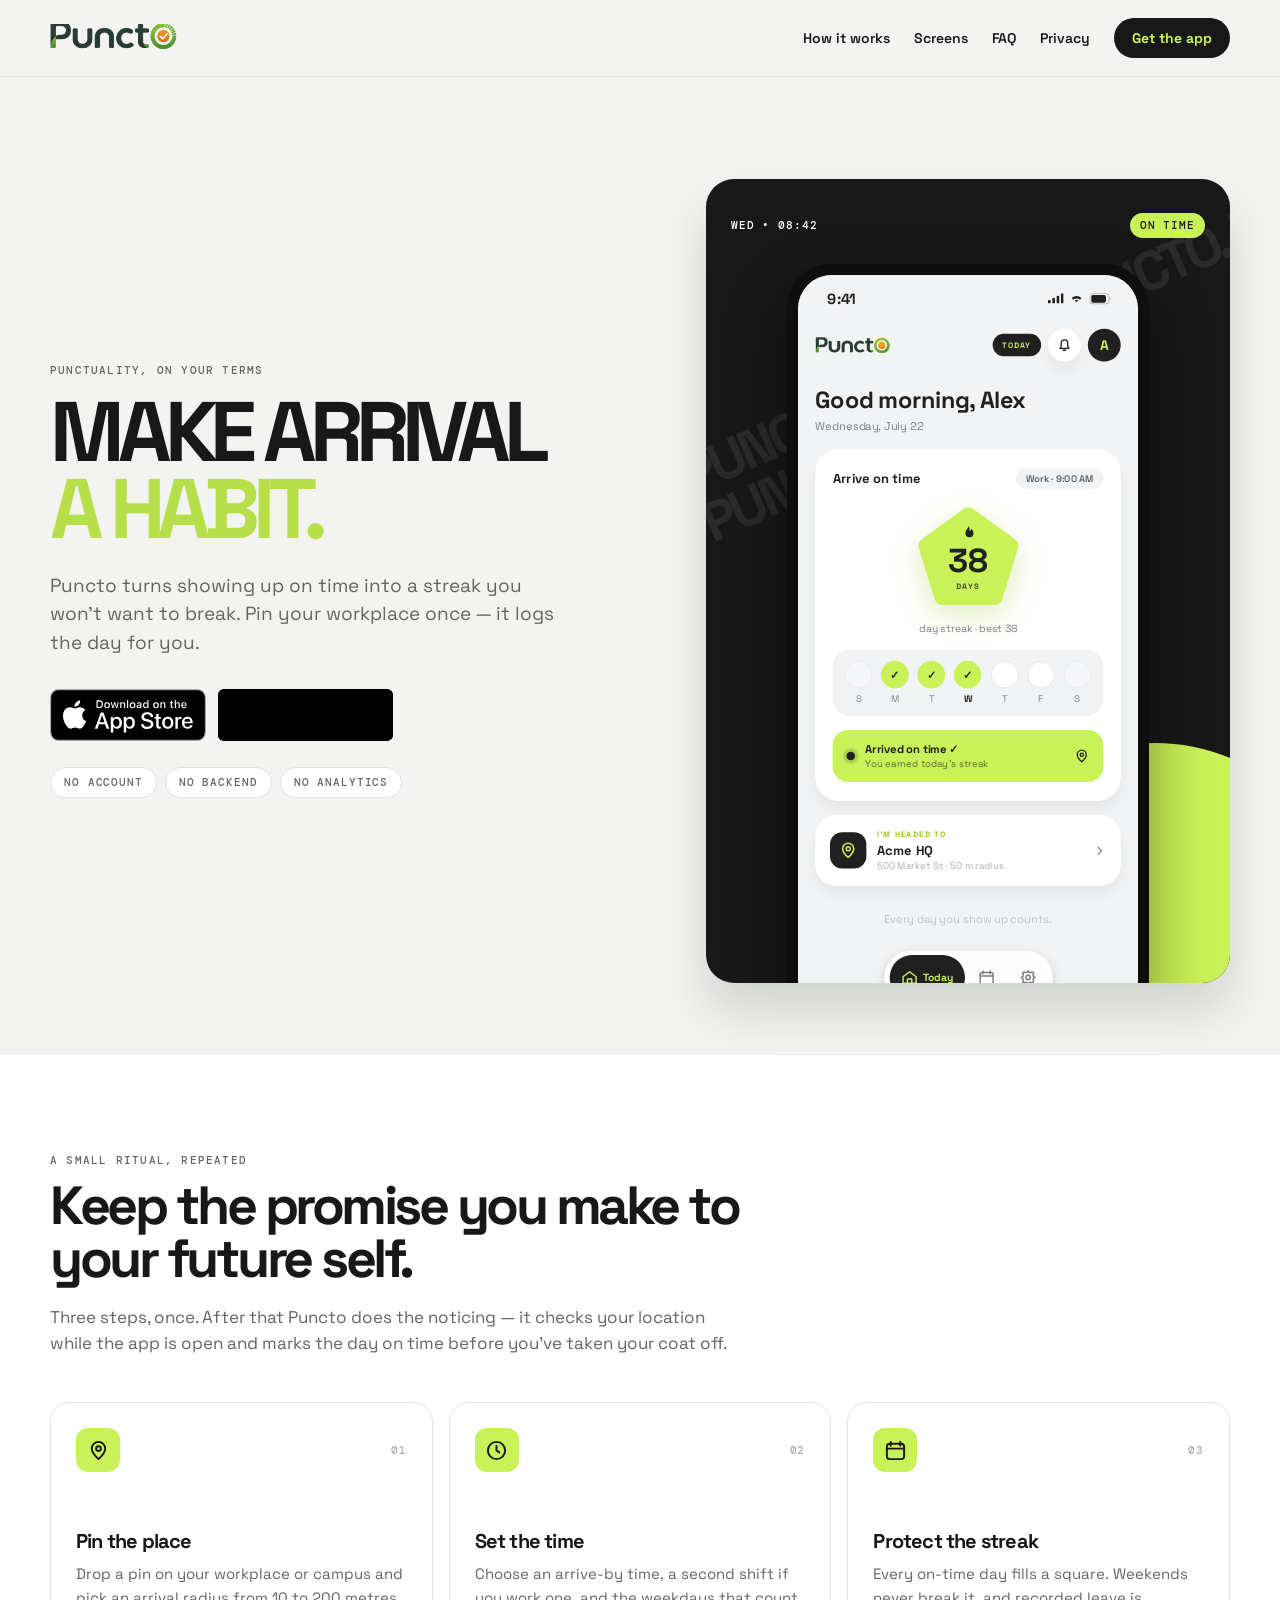
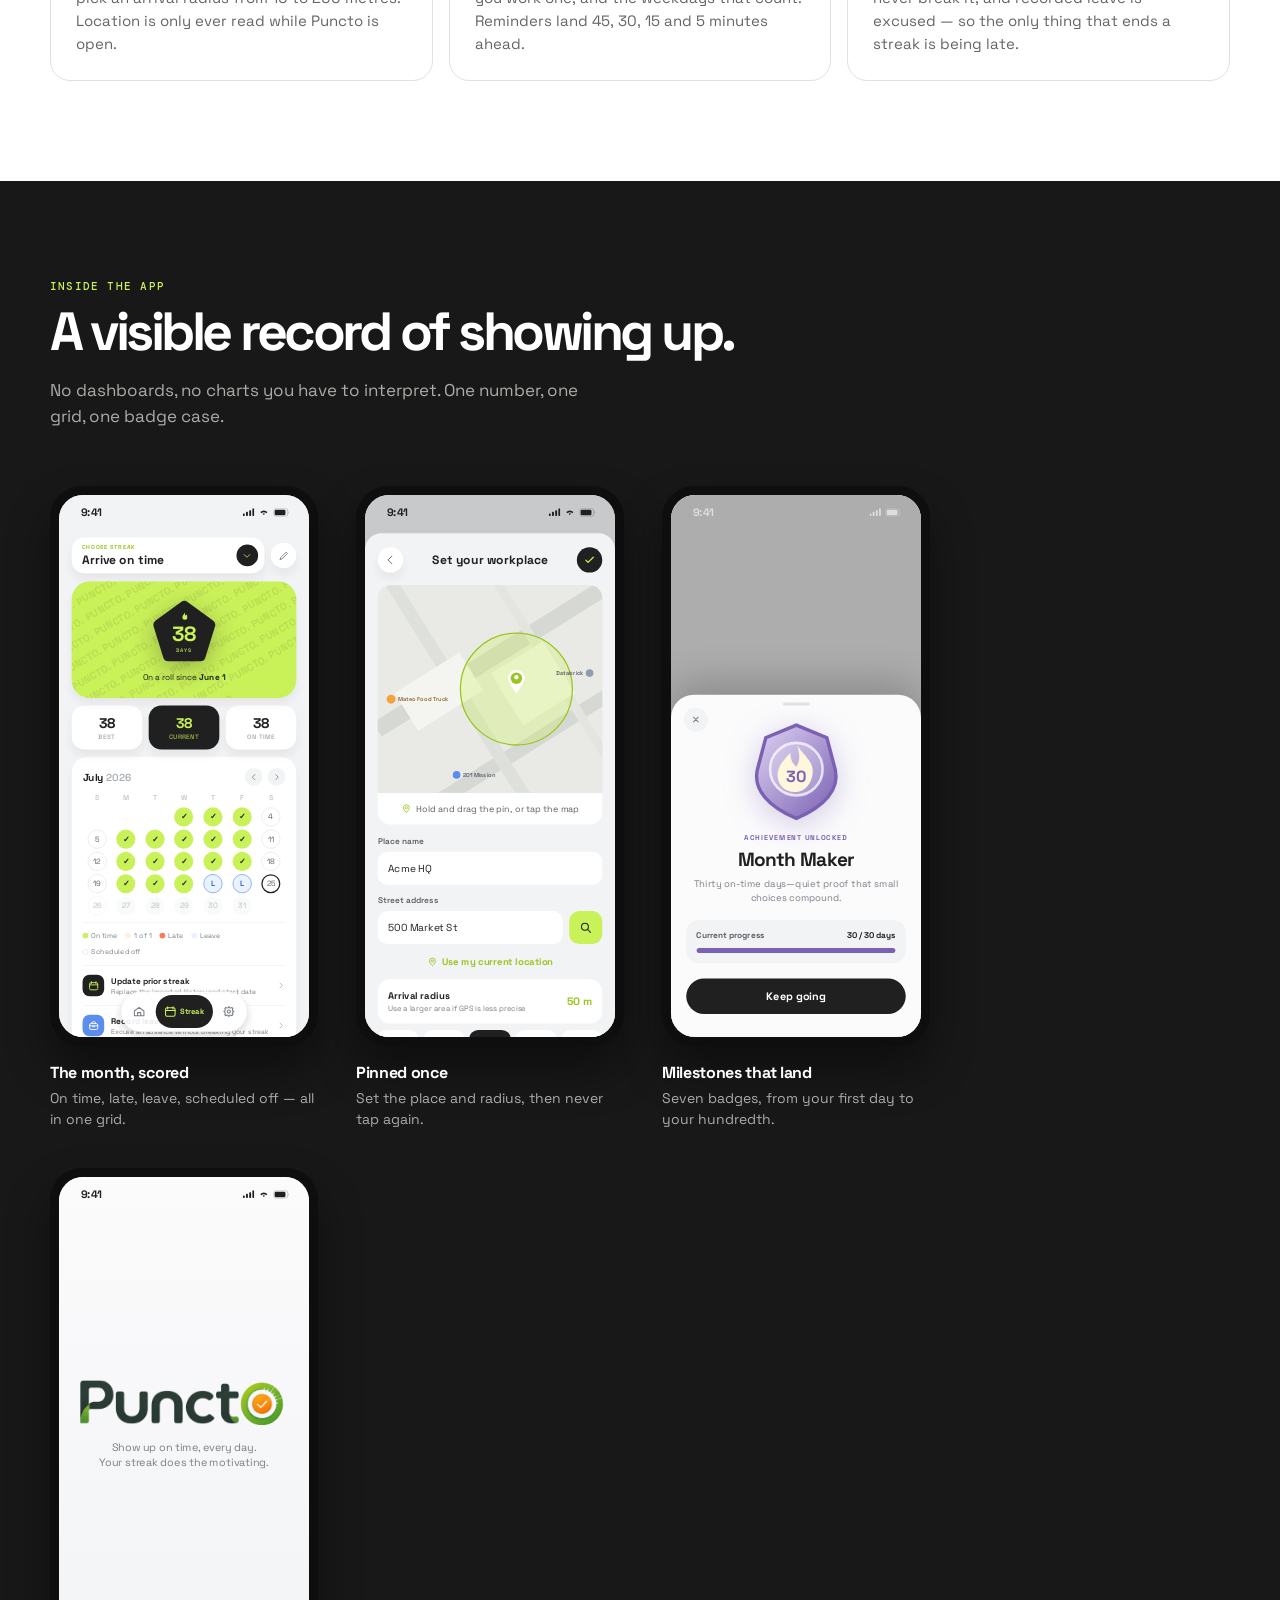
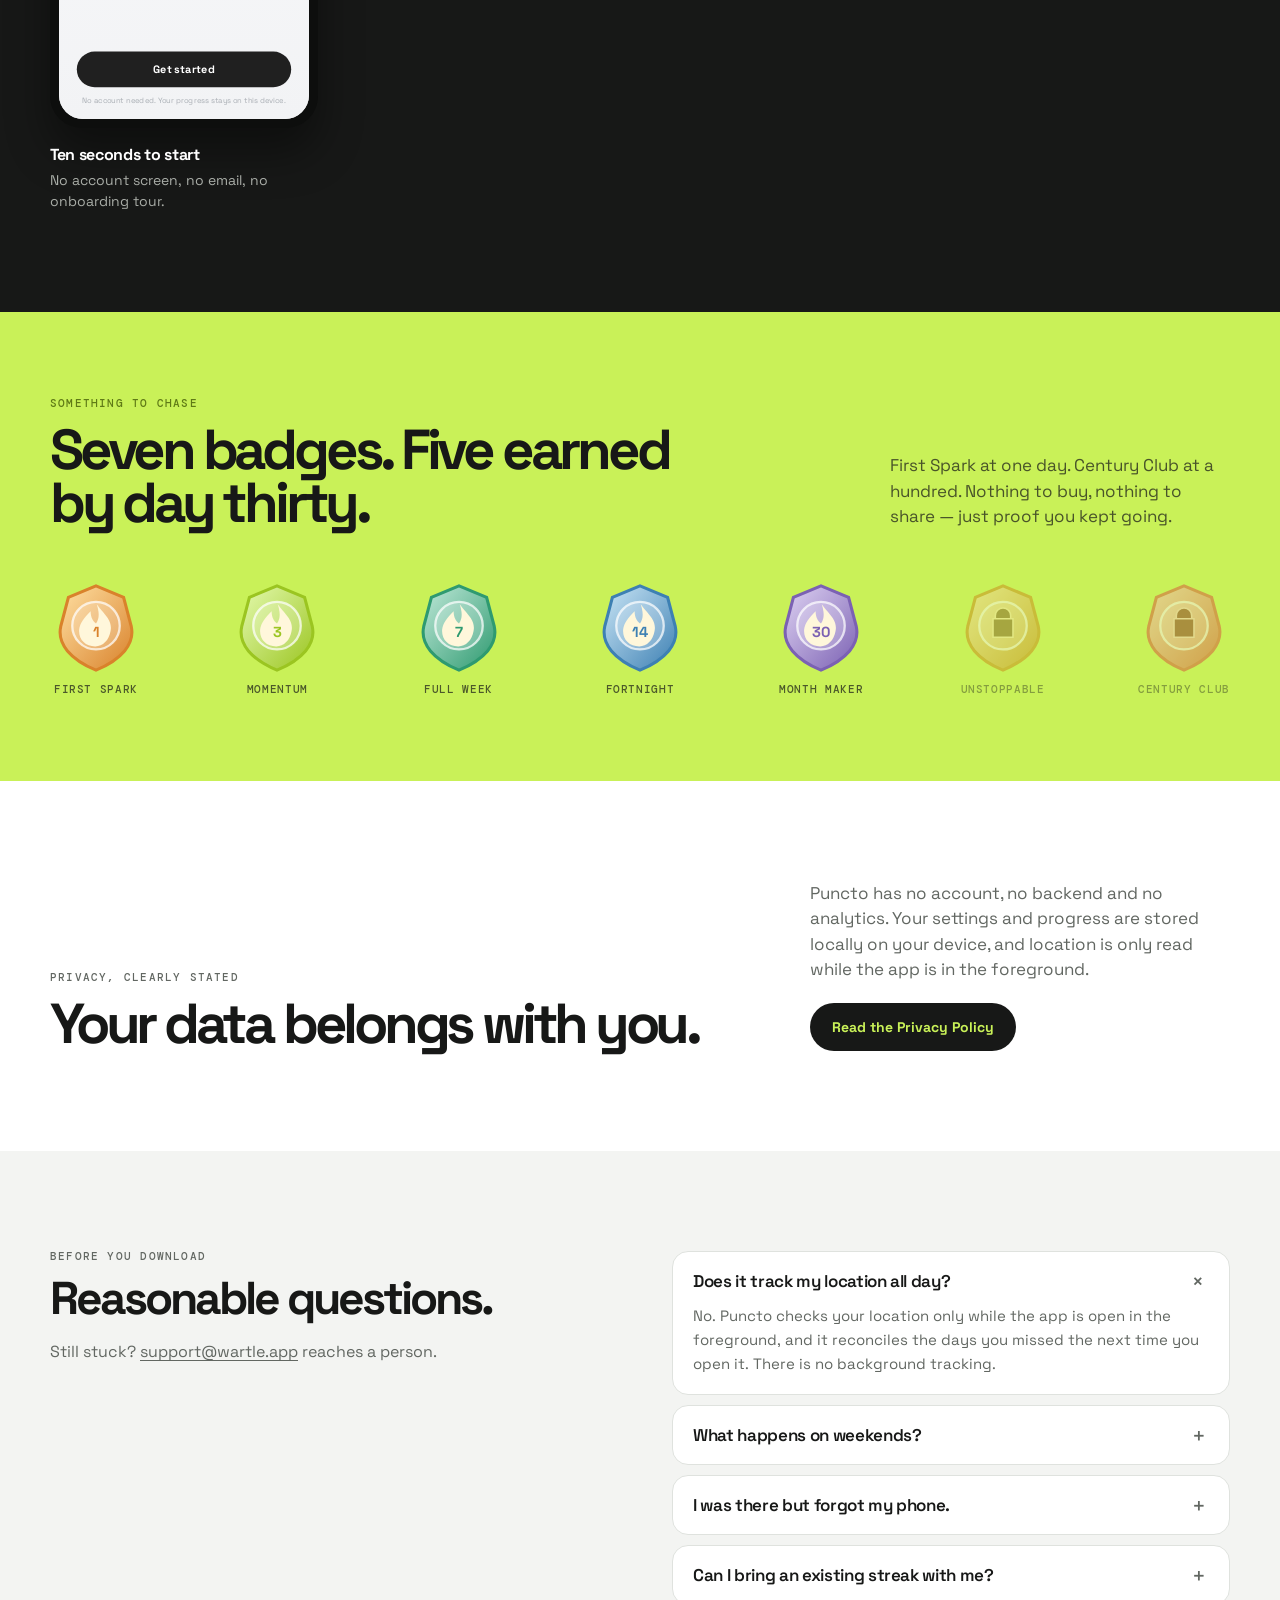
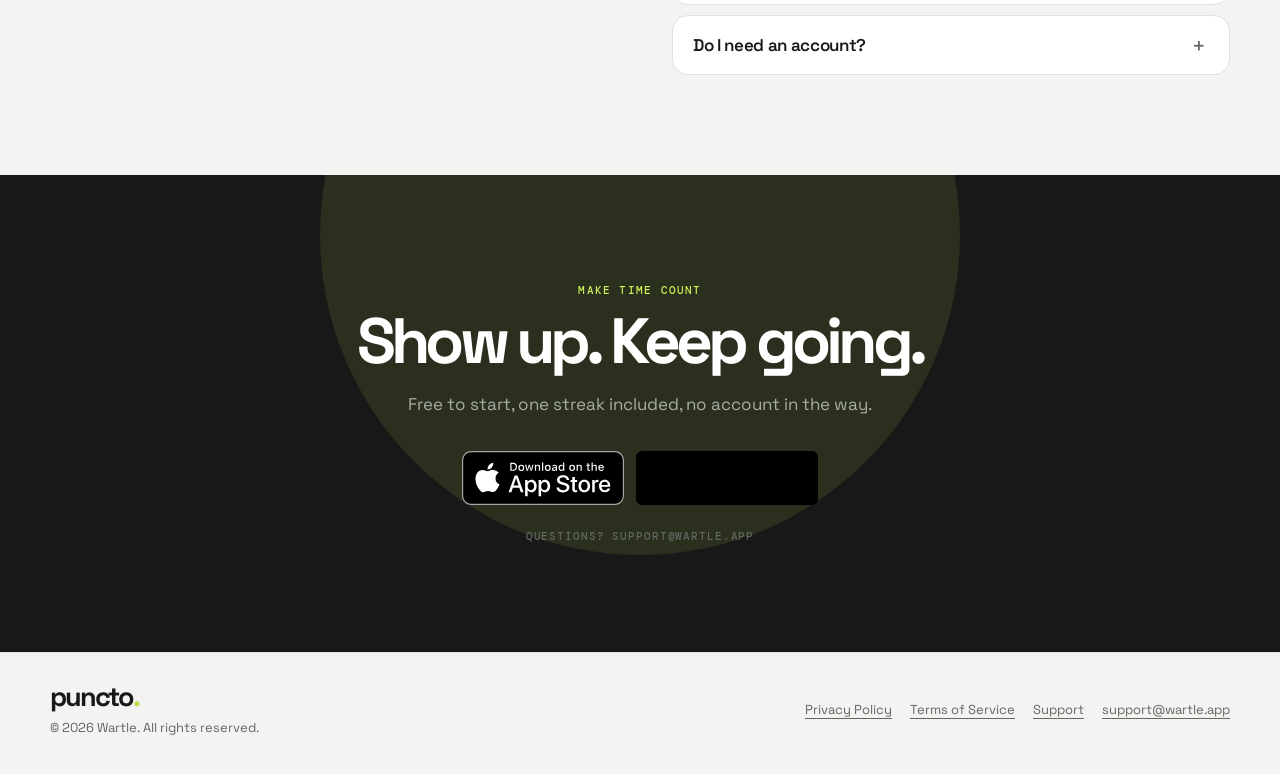
<file: site-update/index.html>
<!doctype html>
<html lang="en">
<head>
<meta charset="utf-8">
<meta name="viewport" content="width=device-width, initial-scale=1">
<meta name="description" content="Puncto is a private, local-first punctuality streak tracker for iOS and Android.">
<meta property="og:title" content="Puncto — Make arrival a habit">
<meta property="og:description" content="A private, local-first punctuality streak tracker.">
<meta property="og:type" content="website">
<meta property="og:image" content="og.png">
<meta name="theme-color" content="#c9f158">
<title>Puncto — Make arrival a habit</title>
<link rel="icon" href="assets/icon.png" type="image/png">
<link rel="preconnect" href="https://fonts.googleapis.com"><link rel="preconnect" href="https://fonts.gstatic.com" crossorigin><link href="https://fonts.googleapis.com/css2?family=DM+Mono:wght@400;500&family=Space+Grotesk:wght@400;500;600;700&display=swap" rel="stylesheet"><style>:root{--lime:#c9f158;--lime-deep:#b7df49;--show-bg:#171817;--show-fg:#ffffff;--show-sub:#a9ada7;--sec-pad:100px}html{scroll-behavior:smooth}body{margin:0;color:#171817;background:#f3f4f2;font-family:'Space Grotesk',-apple-system,BlinkMacSystemFont,'Segoe UI',sans-serif;-webkit-font-smoothing:antialiased}*{box-sizing:border-box}a{color:inherit;text-decoration:none}a:hover{color:#171817}summary{cursor:pointer;list-style:none}summary::-webkit-details-marker{display:none}details[open] .faq-plus{transform:rotate(45deg)}</style>
</head>
<body>
<header style="border-bottom:1px solid #dfe2de;background:rgba(243,244,242,.9);backdrop-filter:blur(16px);position:sticky;top:0;z-index:20">
<div style="width:min(1180px,calc(100% - 40px));margin:0 auto;height:76px;display:flex;justify-content:space-between;align-items:center;gap:20px">
<a href="#top" aria-label="Puncto home" style="display:block;width:130px;height:28px;overflow:hidden;position:relative;flex:0 0 auto"><img src="assets/wordmark.png" alt="Puncto" style="position:absolute;width:136px;height:136px;left:-6px;top:-55px;max-width:none"/></a>
<nav aria-label="Main navigation" style="display:flex;gap:24px;align-items:center;font-size:14px;font-weight:600">
<a href="#how-it-works">How it works</a>
<a href="#screens">Screens</a>
<a href="#faq">FAQ</a>
<a href="privacy.html">Privacy</a>
<a href="#get" style="display:inline-flex;align-items:center;justify-content:center;min-height:40px;border-radius:999px;padding:0 18px;background:#171817;color:var(--lime);font-weight:700">Get the app</a>
</nav>
</div>
</header>

<main id="top">

<section style="padding:clamp(56px,8vw,116px) 0 72px;overflow:hidden">
<div style="width:min(1180px,calc(100% - 40px));margin:0 auto;display:grid;grid-template-columns:minmax(0,1.05fr) minmax(320px,.95fr);gap:clamp(36px,6vw,84px);align-items:center">
<div>
<p style="margin:0;font:500 11px/1 'DM Mono',monospace;letter-spacing:.11em;text-transform:uppercase;color:#626762">Punctuality, on your terms</p>
<h1 style="max-width:760px;margin:18px 0 24px;font-size:clamp(50px,6.6vw,98px);letter-spacing:-.085em;line-height:.91">MAKE ARRIVAL <strong style="display:block;color:var(--lime-deep);font-weight:700">A HABIT.</strong></h1>
<p style="max-width:520px;margin:0;color:#626762;font-size:19px;line-height:1.5;text-wrap:pretty">Puncto turns showing up on time into a streak you won’t want to break. Pin your workplace once — it logs the day for you.</p>
<div style="display:flex;flex-wrap:wrap;gap:12px;align-items:center;margin-top:32px">
<a href="https://apps.apple.com/ph/app/puncto/id6790418885" target="_blank" rel="noopener" style="display:block"><img src="assets/badge-app-store.svg" alt="Download on the App Store" style="height:52px;display:block"/></a>
<a href="https://play.google.com/store/apps/details?id=app.wartle.puncto&pcampaignid=web_share" target="_blank" rel="noopener" style="display:block"><img src="assets/badge-google-play.svg" alt="Get it on Google Play" style="height:52px;display:block"/></a>
</div>
<div style="display:flex;flex-wrap:wrap;gap:8px;margin-top:26px">
<span style="font:500 11px/1 'DM Mono',monospace;letter-spacing:.08em;text-transform:uppercase;color:#626762;border:1px solid #dfe2de;background:#fff;border-radius:999px;padding:9px 13px">No account</span>
<span style="font:500 11px/1 'DM Mono',monospace;letter-spacing:.08em;text-transform:uppercase;color:#626762;border:1px solid #dfe2de;background:#fff;border-radius:999px;padding:9px 13px">No backend</span>
<span style="font:500 11px/1 'DM Mono',monospace;letter-spacing:.08em;text-transform:uppercase;color:#626762;border:1px solid #dfe2de;background:#fff;border-radius:999px;padding:9px 13px">No analytics</span>
</div>
</div>
<div style="position:relative;background:#171817;border-radius:28px;padding:34px 0 0;overflow:hidden;box-shadow:0 28px 48px rgba(23,24,23,.15);min-height:520px;display:flex;flex-direction:column;align-items:center">
<div style="position:absolute;width:390px;height:390px;border-radius:50%;background:var(--lime);right:-120px;bottom:-150px;z-index:0"></div>
<div style="position:absolute;z-index:0;top:70px;left:-54px;width:190%;transform:rotate(-24deg);color:rgba(255,255,255,.08);font-size:55px;font-weight:700;line-height:.92;letter-spacing:-.08em">PUNCTO.  PUNCTO.  PUNCTO.  PUNCTO.  PUNCTO.  PUNCTO.</div>
<div style="position:relative;z-index:1;display:flex;align-items:center;justify-content:space-between;width:calc(100% - 50px);font:500 11px/1 'DM Mono',monospace;letter-spacing:.08em;color:#fff">
<span>WED • 08:42</span>
<span style="background:var(--lime);color:#171817;border-radius:99px;padding:7px 10px">ON TIME</span>
</div>
<div style="position:relative;z-index:1;margin-top:26px;margin-bottom:-40px;width:362px;height:759px;padding:11px;background:#0d0e0d;border-radius:44px;box-shadow:0 30px 60px rgba(0,0,0,.4);flex:none">
<div style="width:340px;height:737px;overflow:hidden;border-radius:34px;background:#F2F3F5;position:relative"><div style="position:absolute;top:0;left:0;width:393px;height:852px;background:#F2F3F5;transform:scale(0.86514);transform-origin:top left;font-family:'Space Grotesk'">

<div style="height:54px;padding:0 30px 0 34px;display:flex;align-items:center;justify-content:space-between"><span style="font:700 17px 'Space Grotesk';color:#202020;letter-spacing:-.2px">9:41</span><div style="display:flex;align-items:center;gap:7px"><svg width="18" height="12" viewBox="0 0 18 12"><rect x="0" y="8" width="3" height="4" rx="1" fill="#202020"></rect><rect x="5" y="5.5" width="3" height="6.5" rx="1" fill="#202020"></rect><rect x="10" y="3" width="3" height="9" rx="1" fill="#202020"></rect><rect x="15" y="0" width="3" height="12" rx="1" fill="#202020"></rect></svg><svg width="16" height="12" viewBox="0 0 16 12"><path d="M8 10.6l1.9-2.2a2.9 2.9 0 00-3.8 0L8 10.6zM8 6.1c1.5 0 2.9.5 4 1.5l1.6-1.9A9 9 0 008 3.4a9 9 0 00-5.6 2.3L4 7.6a6 6 0 014-1.5z" fill="#202020"></path></svg><svg width="26" height="13" viewBox="0 0 26 13"><rect x="0.5" y="0.5" width="22" height="12" rx="3.5" fill="none" stroke="rgba(32,32,32,.35)"></rect><rect x="2" y="2" width="17" height="9" rx="2.2" fill="#202020"></rect><path d="M24 4.5v4c1-.4 1-3.6 0-4z" fill="rgba(32,32,32,.35)"></path></svg></div></div>

<div style="padding:0 20px">
<div style="min-height:38px;margin-top:8px;display:flex;align-items:center;justify-content:space-between">
<div style="width:88px;height:18.8px;overflow:hidden;position:relative"><img src="assets/app-logo.png" alt="Puncto" style="position:absolute;width:92.3px;height:92.3px;left:-4.3px;top:-35.5px"/><img src="assets/puncto-icon-light.png" alt="" style="position:absolute;width:22.2px;height:22.2px;left:65.8px;top:-0.9px"/></div>
<div style="display:flex;align-items:center;gap:8px">
<span style="font:700 9px 'Space Grotesk';letter-spacing:1.2px;color:#C9F158;background:#202020;padding:7px 11px;border-radius:999px">TODAY</span>
<div style="position:relative;width:38px;height:38px;border-radius:19px;background:#fff;display:flex;align-items:center;justify-content:center;box-shadow:0 10px 15px rgba(32,32,32,.06)"><svg width="18" height="18" viewBox="0 0 24 24"><path d="M5 17h14l-2-3V9a5 5 0 00-10 0v5l-2 3zM10 20h4" fill="none" stroke="#202020" style="stroke-width:2;stroke-linecap:round;stroke-linejoin:round"></path></svg></div>
<div style="width:38px;height:38px;border-radius:19px;background:#202020;display:flex;align-items:center;justify-content:center;font:700 16px 'Space Grotesk';color:#C9F158">A</div>
</div>
</div>
<div style="margin-top:27px;font:700 27px 'Space Grotesk';letter-spacing:-.6px;color:#202020">Good morning, Alex</div>
<div style="margin-top:4px;font:400 13px 'Space Grotesk';color:#7A7F85">Wednesday, July 22</div>

<div style="margin-top:18px;background:#fff;border-radius:28px;padding:22px 20px;box-shadow:0 10px 15px rgba(32,32,32,.06)">
<div style="display:flex;align-items:center;justify-content:space-between;gap:10px">
<span style="font:700 15px 'Space Grotesk';color:#202020">Arrive on time</span>
<span style="font:600 11px 'Space Grotesk';color:#5A5F66;background:#F2F3F5;padding:5px 11px;border-radius:15px">Work · 9:00 AM</span>
</div>
<div style="margin-top:14px;display:flex;flex-direction:column;align-items:center">
<div style="position:relative;width:128px;height:128px;filter:drop-shadow(0 10px 18px rgba(155,197,33,.3))">
<svg width="128" height="128" viewBox="0 0 100 100" style="display:block"><polygon points="50,14 87,41 73,86 27,86 13,41" fill="#C9F158" stroke="#C9F158" style="stroke-width:16;stroke-linejoin:round"></polygon></svg>
<div style="position:absolute;inset:0;padding-top:5px;display:flex;flex-direction:column;align-items:center;justify-content:center">
<svg width="14" height="16.6" viewBox="0 0 24 28"><path d="M12 1c1 5-6 8-6 15a8 8 0 0016 0c0-4-2-6-4-9-1 3-2 4-4 4 1-3 0-7-2-10z" fill="#202020"></path></svg>
<div style="font:700 38.4px 'Space Grotesk';color:#202020">38</div>
<div style="font:700 9px 'Space Grotesk';letter-spacing:1.5px;color:rgba(32,32,32,.8)">DAYS</div>
</div></div>
<div style="margin-top:12px;font:400 12px 'Space Grotesk';color:#7A7F85">day streak · best 38</div>
</div>
<div style="margin-top:16px;background:#F2F3F5;border-radius:20px;padding:13px 14px;display:flex;justify-content:space-between">
<div style="display:flex;flex-direction:column;align-items:center;gap:5px"><div style="width:32px;height:32px;border-radius:16px;background:#fff;border:1.5px solid #E0E2E5;opacity:.38"></div><span style="font:400 11px 'Space Grotesk';color:#7A7F85">S</span></div>
<div style="display:flex;flex-direction:column;align-items:center;gap:5px"><div style="width:32px;height:32px;border-radius:16px;background:#C9F158;display:flex;align-items:center;justify-content:center;font:700 13px 'Space Grotesk';color:#202020">✓</div><span style="font:400 11px 'Space Grotesk';color:#7A7F85">M</span></div>
<div style="display:flex;flex-direction:column;align-items:center;gap:5px"><div style="width:32px;height:32px;border-radius:16px;background:#C9F158;display:flex;align-items:center;justify-content:center;font:700 13px 'Space Grotesk';color:#202020">✓</div><span style="font:400 11px 'Space Grotesk';color:#7A7F85">T</span></div>
<div style="display:flex;flex-direction:column;align-items:center;gap:5px"><div style="width:32px;height:32px;border-radius:16px;background:#C9F158;display:flex;align-items:center;justify-content:center;font:700 13px 'Space Grotesk';color:#202020">✓</div><span style="font:700 11px 'Space Grotesk';color:#202020">W</span></div>
<div style="display:flex;flex-direction:column;align-items:center;gap:5px"><div style="width:32px;height:32px;border-radius:16px;background:#fff;border:1.5px solid #E0E2E5"></div><span style="font:400 11px 'Space Grotesk';color:#7A7F85">T</span></div>
<div style="display:flex;flex-direction:column;align-items:center;gap:5px"><div style="width:32px;height:32px;border-radius:16px;background:#fff;border:1.5px solid #E0E2E5"></div><span style="font:400 11px 'Space Grotesk';color:#7A7F85">F</span></div>
<div style="display:flex;flex-direction:column;align-items:center;gap:5px"><div style="width:32px;height:32px;border-radius:16px;background:#fff;border:1.5px solid #E0E2E5;opacity:.38"></div><span style="font:400 11px 'Space Grotesk';color:#7A7F85">S</span></div>
</div>
<div style="margin-top:16px;background:#C9F158;border-radius:18px;padding:14px 16px;display:flex;align-items:center;gap:12px">
<div style="width:10px;height:10px;border-radius:5px;background:#202020;box-shadow:0 0 0 4px rgba(32,32,32,.14)"></div>
<div style="flex:1"><div style="font:700 13px 'Space Grotesk';color:#202020">Arrived on time ✓</div><div style="margin-top:1px;font:400 11px 'Space Grotesk';color:rgba(32,32,32,.65)">You earned today’s streak</div></div>
<svg width="18" height="18" viewBox="0 0 24 24"><path d="M12 21s-7-6.2-7-11a7 7 0 0114 0c0 4.8-7 11-7 11z" fill="none" stroke="#202020" style="stroke-width:2;stroke-linejoin:round"></path><circle cx="12" cy="10" r="2.5" fill="none" stroke="#202020" style="stroke-width:2"></circle></svg>
</div>
</div>

<div style="margin-top:16px;background:#fff;border-radius:24px;min-height:82px;padding:0 17px;display:flex;align-items:center;gap:12px;box-shadow:0 10px 15px rgba(32,32,32,.06)">
<div style="width:42px;height:42px;border-radius:14px;background:#202020;display:flex;align-items:center;justify-content:center"><svg width="22" height="22" viewBox="0 0 24 24"><path d="M12 21s-7-6.2-7-11a7 7 0 0114 0c0 4.8-7 11-7 11z" fill="none" stroke="#C9F158" style="stroke-width:2;stroke-linejoin:round"></path><circle cx="12" cy="10" r="2.5" fill="none" stroke="#C9F158" style="stroke-width:2"></circle></svg></div>
<div style="flex:1"><div style="font:700 9px 'Space Grotesk';letter-spacing:1.4px;color:#9BC521">I’M HEADED TO</div><div style="margin-top:2px;font:700 15px 'Space Grotesk';color:#202020">Acme HQ</div><div style="margin-top:2px;font:400 11px 'Space Grotesk';color:#A9AEB4">500 Market St · 50 m radius</div></div>
<svg width="15" height="15" viewBox="0 0 24 24"><path d="M9 5l7 7-7 7" fill="none" stroke="#7A7F85" style="stroke-width:2;stroke-linecap:round;stroke-linejoin:round"></path></svg>
</div>
<div style="margin-top:30px;text-align:center;font:400 13px 'Space Grotesk';color:#C0C4C9">Every day you show up counts.</div>
</div>

<div style="position:absolute;left:0;right:0;bottom:8px;display:flex;justify-content:center">
<div style="width:196px;height:64px;border-radius:32px;background:rgba(255,255,255,.9);border:0.5px solid rgba(32,32,32,.08);box-shadow:0 6px 14px rgba(0,0,0,.16);display:flex;align-items:center;gap:4px;padding:0 6px;box-sizing:border-box">
<div style="width:88px;height:52px;border-radius:26px;background:#202020;display:flex;align-items:center;justify-content:center;gap:6px"><svg width="20" height="20" viewBox="0 0 24 24"><path d="M3 11l9-7 9 7v9H3v-9zM9 20v-6h6v6" fill="none" stroke="#C9F158" style="stroke-width:2;stroke-linecap:round;stroke-linejoin:round"></path></svg><span style="font:700 12px 'Space Grotesk';color:#C9F158">Today</span></div>
<div style="width:44px;height:52px;display:flex;align-items:center;justify-content:center"><svg width="20" height="20" viewBox="0 0 24 24"><rect x="3" y="5" width="18" height="16" rx="3" fill="none" stroke="#7A7F85" style="stroke-width:2"></rect><path d="M7 3v4M17 3v4M3 10h18" fill="none" stroke="#7A7F85" style="stroke-width:2;stroke-linecap:round"></path></svg></div>
<div style="width:44px;height:52px;display:flex;align-items:center;justify-content:center"><svg width="20" height="20" viewBox="0 0 24 24"><circle cx="12" cy="12" r="3" fill="none" stroke="#7A7F85" style="stroke-width:2"></circle><path d="M12 2.5l1.2 2.2 2.5.6 2-1.1 2.1 2.1-1.1 2 .6 2.5L21.5 12l-2.2 1.2-.6 2.5 1.1 2-2.1 2.1-2-1.1-2.5.6L12 21.5l-1.2-2.2-2.5-.6-2 1.1-2.1-2.1 1.1-2-.6-2.5L2.5 12l2.2-1.2.6-2.5-1.1-2 2.1-2.1 2 1.1 2.5-.6L12 2.5z" fill="none" stroke="#7A7F85" style="stroke-width:2;stroke-linejoin:round"></path></svg></div>
</div></div>
</div></div>
</div>
</div>
</div>
</section>

<section id="how-it-works" style="background:#fff;padding:var(--sec-pad) 0">
<div style="width:min(1180px,calc(100% - 40px));margin:0 auto">
<div style="max-width:700px;margin-bottom:46px">
<p style="margin:0;font:500 11px/1 'DM Mono',monospace;letter-spacing:.11em;text-transform:uppercase;color:#626762">A small ritual, repeated</p>
<h2 style="margin:14px 0 0;font-size:clamp(34px,4.2vw,56px);letter-spacing:-.065em;line-height:.98">Keep the promise you make to your future self.</h2>
<p style="margin:18px 0 0;color:#626762;font-size:17px;line-height:1.55;text-wrap:pretty">Three steps, once. After that Puncto does the noticing — it checks your location while the app is open and marks the day on time before you’ve taken your coat off.</p>
</div>
<div style="display:grid;grid-template-columns:repeat(auto-fit,minmax(280px,1fr));gap:16px">
<article style="padding:25px;border:1px solid #dfe2de;border-radius:20px;background:#fff;transition:transform .18s ease">
<div style="display:flex;align-items:center;justify-content:space-between;margin-bottom:56px">
<div style="width:44px;height:44px;border-radius:12px;display:grid;place-items:center;background:var(--lime)"><svg width="23" height="23" viewBox="0 0 24 24"><path d="M12 21s-7-6.2-7-11a7 7 0 0114 0c0 4.8-7 11-7 11z" fill="none" stroke="#171817" style="stroke-width:2;stroke-linejoin:round"></path><circle cx="12" cy="10" r="2.5" fill="none" stroke="#171817" style="stroke-width:2"></circle></svg></div>
<span style="font:500 11px/1 'DM Mono',monospace;letter-spacing:.08em;color:#a9ada7">01</span>
</div>
<h3 style="margin:0 0 8px;font-size:20px;letter-spacing:-.04em">Pin the place</h3>
<p style="margin:0;color:#626762;font-size:15px;line-height:1.55">Drop a pin on your workplace or campus and pick an arrival radius from 10 to 200 metres. Location is only ever read while Puncto is open.</p>
</article>
<article style="padding:25px;border:1px solid #dfe2de;border-radius:20px;background:#fff;transition:transform .18s ease">
<div style="display:flex;align-items:center;justify-content:space-between;margin-bottom:56px">
<div style="width:44px;height:44px;border-radius:12px;display:grid;place-items:center;background:var(--lime)"><svg width="23" height="23" viewBox="0 0 24 24"><circle cx="12" cy="12" r="9" fill="none" stroke="#171817" style="stroke-width:2"></circle><path d="M12 7v5l3 2" fill="none" stroke="#171817" style="stroke-width:2;stroke-linecap:round"></path></svg></div>
<span style="font:500 11px/1 'DM Mono',monospace;letter-spacing:.08em;color:#a9ada7">02</span>
</div>
<h3 style="margin:0 0 8px;font-size:20px;letter-spacing:-.04em">Set the time</h3>
<p style="margin:0;color:#626762;font-size:15px;line-height:1.55">Choose an arrive-by time, a second shift if you work one, and the weekdays that count. Reminders land 45, 30, 15 and 5 minutes ahead.</p>
</article>
<article style="padding:25px;border:1px solid #dfe2de;border-radius:20px;background:#fff;transition:transform .18s ease">
<div style="display:flex;align-items:center;justify-content:space-between;margin-bottom:56px">
<div style="width:44px;height:44px;border-radius:12px;display:grid;place-items:center;background:var(--lime)"><svg width="23" height="23" viewBox="0 0 24 24"><rect x="3" y="5" width="18" height="16" rx="3" fill="none" stroke="#171817" style="stroke-width:2"></rect><path d="M7 3v4M17 3v4M3 10h18" fill="none" stroke="#171817" style="stroke-width:2;stroke-linecap:round"></path></svg></div>
<span style="font:500 11px/1 'DM Mono',monospace;letter-spacing:.08em;color:#a9ada7">03</span>
</div>
<h3 style="margin:0 0 8px;font-size:20px;letter-spacing:-.04em">Protect the streak</h3>
<p style="margin:0;color:#626762;font-size:15px;line-height:1.55">Every on-time day fills a square. Weekends never break it, and recorded leave is excused — so the only thing that ends a streak is being late.</p>
</article>
</div>
</div>
</section>

<section id="screens" style="background:var(--show-bg);padding:var(--sec-pad) 0;overflow:hidden">
<div style="width:min(1180px,calc(100% - 40px));margin:0 auto">
<div style="max-width:760px">
<p style="margin:0;font:500 11px/1 'DM Mono',monospace;letter-spacing:.11em;text-transform:uppercase;color:var(--lime)">Inside the app</p>
<h2 style="margin:14px 0 0;font-size:clamp(34px,4.2vw,56px);letter-spacing:-.065em;line-height:.98;color:var(--show-fg)">A visible record of showing up.</h2>
<p style="margin:18px 0 0;max-width:560px;color:var(--show-sub);font-size:17px;line-height:1.55;text-wrap:pretty">No dashboards, no charts you have to interpret. One number, one grid, one badge case.</p>
</div>
<div style="display:flex;flex-wrap:wrap;gap:clamp(20px,3vw,38px);margin-top:56px;align-items:flex-start">
<figure style="margin:0;flex:none;width:268px">
<div style="width:268px;height:560px;padding:9px;background:#0d0e0d;border-radius:32px;box-shadow:0 24px 44px rgba(0,0,0,.4)"><div style="width:250px;height:542px;overflow:hidden;border-radius:24px;background:#F2F3F5;position:relative"><div style="position:absolute;top:0;left:0;width:393px;height:852px;background:#F2F3F5;transform:scale(0.63613);transform-origin:top left;font-family:'Space Grotesk'">

<div style="height:54px;padding:0 30px 0 34px;display:flex;align-items:center;justify-content:space-between"><span style="font:700 17px 'Space Grotesk';color:#202020;letter-spacing:-.2px">9:41</span><div style="display:flex;align-items:center;gap:7px"><svg width="18" height="12" viewBox="0 0 18 12"><rect x="0" y="8" width="3" height="4" rx="1" fill="#202020"></rect><rect x="5" y="5.5" width="3" height="6.5" rx="1" fill="#202020"></rect><rect x="10" y="3" width="3" height="9" rx="1" fill="#202020"></rect><rect x="15" y="0" width="3" height="12" rx="1" fill="#202020"></rect></svg><svg width="16" height="12" viewBox="0 0 16 12"><path d="M8 10.6l1.9-2.2a2.9 2.9 0 00-3.8 0L8 10.6zM8 6.1c1.5 0 2.9.5 4 1.5l1.6-1.9A9 9 0 008 3.4a9 9 0 00-5.6 2.3L4 7.6a6 6 0 014-1.5z" fill="#202020"></path></svg><svg width="26" height="13" viewBox="0 0 26 13"><rect x="0.5" y="0.5" width="22" height="12" rx="3.5" fill="none" stroke="rgba(32,32,32,.35)"></rect><rect x="2" y="2" width="17" height="9" rx="2.2" fill="#202020"></rect><path d="M24 4.5v4c1-.4 1-3.6 0-4z" fill="rgba(32,32,32,.35)"></path></svg></div></div>

<div style="padding:12px 20px 0">
<div style="min-height:58px;display:flex;align-items:center;justify-content:space-between;gap:10px">
<div style="flex:1;min-height:56px;padding:0 10px 0 16px;border-radius:20px;background:#fff;display:flex;align-items:center;gap:10px;box-shadow:0 10px 15px rgba(32,32,32,.06)">
<div style="flex:1"><div style="font:700 9px 'Space Grotesk';letter-spacing:1.2px;color:#9BC521">CHOOSE STREAK</div><div style="margin-top:1px;font:700 19px 'Space Grotesk';color:#202020">Arrive on time</div></div>
<div style="width:34px;height:34px;border-radius:17px;background:#202020;display:flex;align-items:center;justify-content:center;transform:rotate(90deg)"><svg width="15" height="15" viewBox="0 0 24 24"><path d="M9 5l7 7-7 7" fill="none" stroke="#C9F158" style="stroke-width:2;stroke-linecap:round;stroke-linejoin:round"></path></svg></div>
</div>
<div style="width:40px;height:40px;border-radius:20px;background:#fff;display:flex;align-items:center;justify-content:center;box-shadow:0 10px 15px rgba(32,32,32,.06)"><svg width="17" height="17" viewBox="0 0 24 24"><path d="M4 20l4-1L20 7l-3-3L5 16l-1 4z" fill="none" stroke="#7A7F85" style="stroke-width:2;stroke-linecap:round;stroke-linejoin:round"></path></svg></div>
</div>

<div style="position:relative;margin-top:12px;background:#C9F158;border-radius:28px;padding:24px 0;overflow:hidden;display:flex;flex-direction:column;align-items:center;box-shadow:0 10px 15px rgba(32,32,32,.06)">
<div style="position:absolute;width:700px;height:360px;top:-92px;left:-160px;transform:rotate(-30deg);font:700 16px/28px 'Space Grotesk';letter-spacing:.3px;color:rgba(32,32,32,.09);white-space:pre-wrap;overflow:hidden">PUNCTO. PUNCTO. PUNCTO. PUNCTO. PUNCTO. PUNCTO. PUNCTO. PUNCTO. PUNCTO. PUNCTO. PUNCTO. PUNCTO. PUNCTO. PUNCTO. PUNCTO. PUNCTO. PUNCTO. PUNCTO. PUNCTO. PUNCTO. PUNCTO. PUNCTO. PUNCTO. PUNCTO. PUNCTO. PUNCTO. PUNCTO. PUNCTO. PUNCTO. PUNCTO. PUNCTO. PUNCTO. PUNCTO. PUNCTO. PUNCTO. PUNCTO. PUNCTO. PUNCTO. PUNCTO. PUNCTO. PUNCTO. PUNCTO. PUNCTO. PUNCTO. PUNCTO. PUNCTO. PUNCTO. PUNCTO. PUNCTO. PUNCTO. PUNCTO. PUNCTO. PUNCTO. PUNCTO. PUNCTO. PUNCTO. PUNCTO. PUNCTO. PUNCTO. PUNCTO. PUNCTO. PUNCTO. PUNCTO. PUNCTO. PUNCTO. PUNCTO. PUNCTO. PUNCTO. PUNCTO. PUNCTO. PUNCTO. PUNCTO. PUNCTO. PUNCTO. PUNCTO. PUNCTO. PUNCTO. PUNCTO. PUNCTO. PUNCTO. PUNCTO. PUNCTO. PUNCTO. PUNCTO. PUNCTO. PUNCTO. PUNCTO. PUNCTO. PUNCTO. PUNCTO. PUNCTO. PUNCTO. PUNCTO. PUNCTO. PUNCTO. </div>
<div style="position:relative;width:108px;height:108px;filter:drop-shadow(0 10px 18px rgba(32,32,32,.3))">
<svg width="108" height="108" viewBox="0 0 100 100" style="display:block"><polygon points="50,14 87,41 73,86 27,86 13,41" fill="#202020" stroke="#202020" style="stroke-width:16;stroke-linejoin:round"></polygon></svg>
<div style="position:absolute;inset:0;padding-top:4px;display:flex;flex-direction:column;align-items:center;justify-content:center">
<svg width="11.9" height="14" viewBox="0 0 24 28"><path d="M12 1c1 5-6 8-6 15a8 8 0 0016 0c0-4-2-6-4-9-1 3-2 4-4 4 1-3 0-7-2-10z" fill="#C9F158"></path></svg>
<div style="font:700 32.4px 'Space Grotesk';color:#C9F158">38</div>
<div style="font:700 8px 'Space Grotesk';letter-spacing:1.5px;color:rgba(201,241,88,.85)">DAYS</div>
</div></div>
<div style="position:relative;margin-top:10px;font:400 13px 'Space Grotesk';color:#202020">On a roll since <span style="font-weight:700">June 1</span></div>
</div>

<div style="margin-top:12px;display:flex;gap:10px">
<div style="flex:1;background:#fff;border-radius:20px;padding:13px 0;text-align:center;box-shadow:0 10px 15px rgba(32,32,32,.06)"><div style="font:700 22px 'Space Grotesk';color:#202020">38</div><div style="margin-top:2px;font:600 10px 'Space Grotesk';letter-spacing:.5px;color:#A9AEB4">BEST</div></div>
<div style="flex:1;background:#202020;border-radius:20px;padding:13px 0;text-align:center;box-shadow:0 10px 15px rgba(32,32,32,.06)"><div style="font:700 22px 'Space Grotesk';color:#C9F158">38</div><div style="margin-top:2px;font:600 10px 'Space Grotesk';letter-spacing:.5px;color:rgba(201,241,88,.7)">CURRENT</div></div>
<div style="flex:1;background:#fff;border-radius:20px;padding:13px 0;text-align:center;box-shadow:0 10px 15px rgba(32,32,32,.06)"><div style="font:700 22px 'Space Grotesk';color:#202020">38</div><div style="margin-top:2px;font:600 10px 'Space Grotesk';letter-spacing:.5px;color:#A9AEB4">ON TIME</div></div>
</div>

<div style="margin-top:12px;background:#fff;border-radius:24px;padding:17px;box-shadow:0 10px 15px rgba(32,32,32,.06)">
<div style="display:flex;align-items:center;justify-content:space-between">
<div style="font:700 16px 'Space Grotesk';color:#202020">July <span style="color:#A9AEB4;font-weight:600">2026</span></div>
<div style="display:flex;gap:8px">
<div style="width:28px;height:28px;border-radius:14px;background:#F2F3F5;display:flex;align-items:center;justify-content:center"><svg width="13" height="13" viewBox="0 0 24 24"><path d="M15 4l-8 8 8 8" fill="none" stroke="#6B6852" style="stroke-width:2;stroke-linecap:round;stroke-linejoin:round"></path></svg></div>
<div style="width:28px;height:28px;border-radius:14px;background:#F2F3F5;display:flex;align-items:center;justify-content:center"><svg width="13" height="13" viewBox="0 0 24 24"><path d="M9 5l7 7-7 7" fill="none" stroke="#6B6852" style="stroke-width:2;stroke-linecap:round;stroke-linejoin:round"></path></svg></div>
</div>
</div>
<div style="margin-top:12px;display:grid;grid-template-columns:repeat(7,1fr);justify-items:center">
<span style="font:600 11px 'Space Grotesk';color:#C0C4C9;margin-bottom:5px">S</span><span style="font:600 11px 'Space Grotesk';color:#C0C4C9;margin-bottom:5px">M</span><span style="font:600 11px 'Space Grotesk';color:#C0C4C9;margin-bottom:5px">T</span><span style="font:600 11px 'Space Grotesk';color:#C0C4C9;margin-bottom:5px">W</span><span style="font:600 11px 'Space Grotesk';color:#C0C4C9;margin-bottom:5px">T</span><span style="font:600 11px 'Space Grotesk';color:#C0C4C9;margin-bottom:5px">F</span><span style="font:600 11px 'Space Grotesk';color:#C0C4C9;margin-bottom:5px">S</span>
<div style="height:35px"></div><div style="height:35px"></div><div style="height:35px"></div>
<div style="height:35px;display:flex;align-items:center"><div style="width:30px;height:30px;border-radius:15px;background:#C9F158;display:flex;align-items:center;justify-content:center;font:700 12px 'Space Grotesk';color:#202020">✓</div></div>
<div style="height:35px;display:flex;align-items:center"><div style="width:30px;height:30px;border-radius:15px;background:#C9F158;display:flex;align-items:center;justify-content:center;font:700 12px 'Space Grotesk';color:#202020">✓</div></div>
<div style="height:35px;display:flex;align-items:center"><div style="width:30px;height:30px;border-radius:15px;background:#C9F158;display:flex;align-items:center;justify-content:center;font:700 12px 'Space Grotesk';color:#202020">✓</div></div>
<div style="height:35px;display:flex;align-items:center"><div style="width:30px;height:30px;border-radius:15px;background:#fff;border:1.5px solid #E0E2E5;box-sizing:border-box;display:flex;align-items:center;justify-content:center;font:400 12px 'Space Grotesk';color:#5A5F66">4</div></div>
<div style="height:35px;display:flex;align-items:center"><div style="width:30px;height:30px;border-radius:15px;background:#fff;border:1.5px solid #E0E2E5;box-sizing:border-box;display:flex;align-items:center;justify-content:center;font:400 12px 'Space Grotesk';color:#5A5F66">5</div></div>
<div style="height:35px;display:flex;align-items:center"><div style="width:30px;height:30px;border-radius:15px;background:#C9F158;display:flex;align-items:center;justify-content:center;font:700 12px 'Space Grotesk';color:#202020">✓</div></div>
<div style="height:35px;display:flex;align-items:center"><div style="width:30px;height:30px;border-radius:15px;background:#C9F158;display:flex;align-items:center;justify-content:center;font:700 12px 'Space Grotesk';color:#202020">✓</div></div>
<div style="height:35px;display:flex;align-items:center"><div style="width:30px;height:30px;border-radius:15px;background:#C9F158;display:flex;align-items:center;justify-content:center;font:700 12px 'Space Grotesk';color:#202020">✓</div></div>
<div style="height:35px;display:flex;align-items:center"><div style="width:30px;height:30px;border-radius:15px;background:#C9F158;display:flex;align-items:center;justify-content:center;font:700 12px 'Space Grotesk';color:#202020">✓</div></div>
<div style="height:35px;display:flex;align-items:center"><div style="width:30px;height:30px;border-radius:15px;background:#C9F158;display:flex;align-items:center;justify-content:center;font:700 12px 'Space Grotesk';color:#202020">✓</div></div>
<div style="height:35px;display:flex;align-items:center"><div style="width:30px;height:30px;border-radius:15px;background:#fff;border:1.5px solid #E0E2E5;box-sizing:border-box;display:flex;align-items:center;justify-content:center;font:400 12px 'Space Grotesk';color:#5A5F66">11</div></div>
<div style="height:35px;display:flex;align-items:center"><div style="width:30px;height:30px;border-radius:15px;background:#fff;border:1.5px solid #E0E2E5;box-sizing:border-box;display:flex;align-items:center;justify-content:center;font:400 12px 'Space Grotesk';color:#5A5F66">12</div></div>
<div style="height:35px;display:flex;align-items:center"><div style="width:30px;height:30px;border-radius:15px;background:#C9F158;display:flex;align-items:center;justify-content:center;font:700 12px 'Space Grotesk';color:#202020">✓</div></div>
<div style="height:35px;display:flex;align-items:center"><div style="width:30px;height:30px;border-radius:15px;background:#C9F158;display:flex;align-items:center;justify-content:center;font:700 12px 'Space Grotesk';color:#202020">✓</div></div>
<div style="height:35px;display:flex;align-items:center"><div style="width:30px;height:30px;border-radius:15px;background:#C9F158;display:flex;align-items:center;justify-content:center;font:700 12px 'Space Grotesk';color:#202020">✓</div></div>
<div style="height:35px;display:flex;align-items:center"><div style="width:30px;height:30px;border-radius:15px;background:#C9F158;display:flex;align-items:center;justify-content:center;font:700 12px 'Space Grotesk';color:#202020">✓</div></div>
<div style="height:35px;display:flex;align-items:center"><div style="width:30px;height:30px;border-radius:15px;background:#C9F158;display:flex;align-items:center;justify-content:center;font:700 12px 'Space Grotesk';color:#202020">✓</div></div>
<div style="height:35px;display:flex;align-items:center"><div style="width:30px;height:30px;border-radius:15px;background:#fff;border:1.5px solid #E0E2E5;box-sizing:border-box;display:flex;align-items:center;justify-content:center;font:400 12px 'Space Grotesk';color:#5A5F66">18</div></div>
<div style="height:35px;display:flex;align-items:center"><div style="width:30px;height:30px;border-radius:15px;background:#fff;border:1.5px solid #E0E2E5;box-sizing:border-box;display:flex;align-items:center;justify-content:center;font:400 12px 'Space Grotesk';color:#5A5F66">19</div></div>
<div style="height:35px;display:flex;align-items:center"><div style="width:30px;height:30px;border-radius:15px;background:#C9F158;display:flex;align-items:center;justify-content:center;font:700 12px 'Space Grotesk';color:#202020">✓</div></div>
<div style="height:35px;display:flex;align-items:center"><div style="width:30px;height:30px;border-radius:15px;background:#C9F158;display:flex;align-items:center;justify-content:center;font:700 12px 'Space Grotesk';color:#202020">✓</div></div>
<div style="height:35px;display:flex;align-items:center"><div style="width:30px;height:30px;border-radius:15px;background:#C9F158;display:flex;align-items:center;justify-content:center;font:700 12px 'Space Grotesk';color:#202020">✓</div></div>
<div style="height:35px;display:flex;align-items:center"><div style="width:30px;height:30px;border-radius:15px;background:#EAF1FF;border:1.5px solid #5B8DEF;box-sizing:border-box;display:flex;align-items:center;justify-content:center;font:800 12px 'Space Grotesk';color:#3569C8">L</div></div>
<div style="height:35px;display:flex;align-items:center"><div style="width:30px;height:30px;border-radius:15px;background:#EAF1FF;border:1.5px solid #5B8DEF;box-sizing:border-box;display:flex;align-items:center;justify-content:center;font:800 12px 'Space Grotesk';color:#3569C8">L</div></div>
<div style="height:35px;display:flex;align-items:center"><div style="width:30px;height:30px;border-radius:15px;background:#fff;border:2px solid #202020;box-sizing:border-box;display:flex;align-items:center;justify-content:center;font:400 12px 'Space Grotesk';color:#5A5F66">25</div></div>
<div style="height:35px;display:flex;align-items:center;opacity:.4"><div style="width:30px;height:30px;border-radius:15px;background:#fff;border:1.5px solid #E0E2E5;box-sizing:border-box;display:flex;align-items:center;justify-content:center;font:400 12px 'Space Grotesk';color:#5A5F66">26</div></div>
<div style="height:35px;display:flex;align-items:center;opacity:.4"><div style="width:30px;height:30px;border-radius:15px;background:#F2F3F5;display:flex;align-items:center;justify-content:center;font:400 12px 'Space Grotesk';color:#5A5F66">27</div></div>
<div style="height:35px;display:flex;align-items:center;opacity:.4"><div style="width:30px;height:30px;border-radius:15px;background:#F2F3F5;display:flex;align-items:center;justify-content:center;font:400 12px 'Space Grotesk';color:#5A5F66">28</div></div>
<div style="height:35px;display:flex;align-items:center;opacity:.4"><div style="width:30px;height:30px;border-radius:15px;background:#F2F3F5;display:flex;align-items:center;justify-content:center;font:400 12px 'Space Grotesk';color:#5A5F66">29</div></div>
<div style="height:35px;display:flex;align-items:center;opacity:.4"><div style="width:30px;height:30px;border-radius:15px;background:#F2F3F5;display:flex;align-items:center;justify-content:center;font:400 12px 'Space Grotesk';color:#5A5F66">30</div></div>
<div style="height:35px;display:flex;align-items:center;opacity:.4"><div style="width:30px;height:30px;border-radius:15px;background:#F2F3F5;display:flex;align-items:center;justify-content:center;font:400 12px 'Space Grotesk';color:#5A5F66">31</div></div>
<div style="height:35px"></div>
</div>
<div style="border-top:1px solid #EFF0F2;padding-top:12px;margin-top:9px;display:flex;flex-wrap:wrap;gap:12px">
<div style="display:flex;align-items:center;gap:5px"><div style="width:9px;height:9px;border-radius:5px;background:#C9F158"></div><span style="font:400 11px 'Space Grotesk';color:#7A7F85">On time</span></div>
<div style="display:flex;align-items:center;gap:5px"><div style="width:9px;height:9px;border-radius:5px;background:#FDF1DE"></div><span style="font:400 11px 'Space Grotesk';color:#7A7F85">1 of 1</span></div>
<div style="display:flex;align-items:center;gap:5px"><div style="width:9px;height:9px;border-radius:5px;background:#FF7A59"></div><span style="font:400 11px 'Space Grotesk';color:#7A7F85">Late</span></div>
<div style="display:flex;align-items:center;gap:5px"><div style="width:9px;height:9px;border-radius:5px;background:#EAF1FF"></div><span style="font:400 11px 'Space Grotesk';color:#7A7F85">Leave</span></div>
<div style="display:flex;align-items:center;gap:5px"><div style="width:9px;height:9px;border-radius:5px;background:transparent;border:1.5px solid #E0E2E5;box-sizing:border-box"></div><span style="font:400 11px 'Space Grotesk';color:#7A7F85">Scheduled off</span></div>
</div>
<div style="margin-top:14px;padding-top:14px;border-top:1px solid #EFF0F2;display:flex;align-items:center;gap:11px">
<div style="width:34px;height:34px;border-radius:11px;background:#202020;display:flex;align-items:center;justify-content:center"><svg width="17" height="17" viewBox="0 0 24 24"><rect x="3" y="5" width="18" height="16" rx="3" fill="none" stroke="#C9F158" style="stroke-width:2"></rect><path d="M7 3v4M17 3v4M3 10h18" fill="none" stroke="#C9F158" style="stroke-width:2;stroke-linecap:round"></path></svg></div>
<div style="flex:1"><div style="font:700 13px 'Space Grotesk';color:#202020">Update prior streak</div><div style="margin-top:2px;font:400 10.5px 'Space Grotesk';color:#7A7F85">Replace the imported history and start date</div></div>
<svg width="14" height="14" viewBox="0 0 24 24"><path d="M9 5l7 7-7 7" fill="none" stroke="#A9AEB4" style="stroke-width:2;stroke-linecap:round;stroke-linejoin:round"></path></svg>
</div>
<div style="margin-top:14px;padding-top:14px;border-top:1px solid #EFF0F2;display:flex;align-items:center;gap:11px">
<div style="width:34px;height:34px;border-radius:11px;background:#5B8DEF;display:flex;align-items:center;justify-content:center"><svg width="17" height="17" viewBox="0 0 24 24"><rect x="3" y="7" width="18" height="13" rx="3" fill="none" stroke="#fff" style="stroke-width:2"></rect><path d="M8 7V5a2 2 0 012-2h4a2 2 0 012 2v2M3 12h18M10 12v2h4v-2" fill="none" stroke="#fff" style="stroke-width:2;stroke-linecap:round;stroke-linejoin:round"></path></svg></div>
<div style="flex:1"><div style="font:700 13px 'Space Grotesk';color:#202020">Record leave</div><div style="margin-top:2px;font:400 10.5px 'Space Grotesk';color:#7A7F85">Excuse an absence without breaking your streak</div></div>
<svg width="14" height="14" viewBox="0 0 24 24"><path d="M9 5l7 7-7 7" fill="none" stroke="#A9AEB4" style="stroke-width:2;stroke-linecap:round;stroke-linejoin:round"></path></svg>
</div>
</div>
</div>

<div style="position:absolute;left:0;right:0;bottom:8px;display:flex;justify-content:center">
<div style="width:199px;height:64px;border-radius:32px;background:rgba(255,255,255,.9);border:0.5px solid rgba(32,32,32,.08);box-shadow:0 6px 14px rgba(0,0,0,.16);display:flex;align-items:center;gap:4px;padding:0 6px;box-sizing:border-box">
<div style="width:44px;height:52px;display:flex;align-items:center;justify-content:center"><svg width="20" height="20" viewBox="0 0 24 24"><path d="M3 11l9-7 9 7v9H3v-9zM9 20v-6h6v6" fill="none" stroke="#7A7F85" style="stroke-width:2;stroke-linecap:round;stroke-linejoin:round"></path></svg></div>
<div style="width:91px;height:52px;border-radius:26px;background:#202020;display:flex;align-items:center;justify-content:center;gap:6px"><svg width="20" height="20" viewBox="0 0 24 24"><rect x="3" y="5" width="18" height="16" rx="3" fill="none" stroke="#C9F158" style="stroke-width:2"></rect><path d="M7 3v4M17 3v4M3 10h18" fill="none" stroke="#C9F158" style="stroke-width:2;stroke-linecap:round"></path></svg><span style="font:700 12px 'Space Grotesk';color:#C9F158">Streak</span></div>
<div style="width:44px;height:52px;display:flex;align-items:center;justify-content:center"><svg width="20" height="20" viewBox="0 0 24 24"><circle cx="12" cy="12" r="3" fill="none" stroke="#7A7F85" style="stroke-width:2"></circle><path d="M12 2.5l1.2 2.2 2.5.6 2-1.1 2.1 2.1-1.1 2 .6 2.5L21.5 12l-2.2 1.2-.6 2.5 1.1 2-2.1 2.1-2-1.1-2.5.6L12 21.5l-1.2-2.2-2.5-.6-2 1.1-2.1-2.1 1.1-2-.6-2.5L2.5 12l2.2-1.2.6-2.5-1.1-2 2.1-2.1 2 1.1 2.5-.6L12 2.5z" fill="none" stroke="#7A7F85" style="stroke-width:2;stroke-linejoin:round"></path></svg></div>
</div></div>
</div></div></div>
<figcaption style="margin-top:16px"><b style="display:block;font-size:16px;letter-spacing:-.02em;color:var(--show-fg)">The month, scored</b><span style="display:block;margin-top:5px;font-size:14px;line-height:1.5;color:var(--show-sub)">On time, late, leave, scheduled off — all in one grid.</span></figcaption>
</figure>
<figure style="margin:0;flex:none;width:268px">
<div style="width:268px;height:560px;padding:9px;background:#0d0e0d;border-radius:32px;box-shadow:0 24px 44px rgba(0,0,0,.4)"><div style="width:250px;height:542px;overflow:hidden;border-radius:24px;background:#F2F3F5;position:relative"><div style="position:absolute;top:0;left:0;width:393px;height:852px;transform:scale(0.63613);transform-origin:top left;font-family:'Space Grotesk';background:#C8C9CB">

<div style="height:54px;padding:0 30px 0 34px;display:flex;align-items:center;justify-content:space-between"><span style="font:700 17px 'Space Grotesk';color:#202020;letter-spacing:-.2px">9:41</span><div style="display:flex;align-items:center;gap:7px"><svg width="18" height="12" viewBox="0 0 18 12"><rect x="0" y="8" width="3" height="4" rx="1" fill="#202020"></rect><rect x="5" y="5.5" width="3" height="6.5" rx="1" fill="#202020"></rect><rect x="10" y="3" width="3" height="9" rx="1" fill="#202020"></rect><rect x="15" y="0" width="3" height="12" rx="1" fill="#202020"></rect></svg><svg width="16" height="12" viewBox="0 0 16 12"><path d="M8 10.6l1.9-2.2a2.9 2.9 0 00-3.8 0L8 10.6zM8 6.1c1.5 0 2.9.5 4 1.5l1.6-1.9A9 9 0 008 3.4a9 9 0 00-5.6 2.3L4 7.6a6 6 0 014-1.5z" fill="#202020"></path></svg><svg width="26" height="13" viewBox="0 0 26 13"><rect x="0.5" y="0.5" width="22" height="12" rx="3.5" fill="none" stroke="rgba(32,32,32,.35)"></rect><rect x="2" y="2" width="17" height="9" rx="2.2" fill="#202020"></rect><path d="M24 4.5v4c1-.4 1-3.6 0-4z" fill="rgba(32,32,32,.35)"></path></svg></div></div>

<div style="position:absolute;top:60px;left:0;right:0;bottom:0;background:#F2F3F5;border-radius:26px 26px 0 0;padding:14px 20px 0">
<div style="min-height:56px;display:flex;align-items:center;gap:12px">
<div style="width:40px;height:40px;border-radius:20px;background:#fff;display:flex;align-items:center;justify-content:center;box-shadow:0 10px 15px rgba(32,32,32,.06)"><svg width="18" height="18" viewBox="0 0 24 24"><path d="M15 4l-8 8 8 8" fill="none" stroke="#6B6852" style="stroke-width:2;stroke-linecap:round;stroke-linejoin:round"></path></svg></div>
<div style="flex:1;text-align:center;font:700 19px 'Space Grotesk';color:#202020">Set your workplace</div>
<div style="width:40px;height:40px;border-radius:20px;background:#202020;display:flex;align-items:center;justify-content:center"><svg width="20" height="20" viewBox="0 0 24 24"><path d="M5 12.5l4.2 4.2L19 7" fill="none" stroke="#C9F158" style="stroke-width:2.4;stroke-linecap:round;stroke-linejoin:round"></path></svg></div>
</div>

<div style="margin-top:12px;border-radius:20px 20px 0 0;overflow:hidden;position:relative;height:326px;background:#E9EAE6">
<div style="position:absolute;inset:-60px;background:#E9EAE6"></div>
<div style="position:absolute;left:-40px;top:76px;width:520px;height:26px;background:#D6D8D4;transform:rotate(-32deg)"></div>
<div style="position:absolute;left:-40px;top:250px;width:520px;height:22px;background:#D6D8D4;transform:rotate(-32deg)"></div>
<div style="position:absolute;left:120px;top:-90px;width:20px;height:520px;background:#DEE0DC;transform:rotate(-32deg)"></div>
<div style="position:absolute;left:290px;top:-90px;width:14px;height:520px;background:#E4E5E1;transform:rotate(-32deg)"></div>
<div style="position:absolute;left:36px;top:132px;width:120px;height:70px;background:#F4F4F1;transform:rotate(-32deg)"></div>
<div style="position:absolute;left:196px;top:106px;width:96px;height:96px;background:#F4F4F1;transform:rotate(-32deg)"></div>
<div style="position:absolute;left:129px;top:74px;width:178px;height:178px;border-radius:89px;background:rgba(201,241,88,.3);border:2px solid #9BC521"></div>
<div style="position:absolute;left:203px;top:132px;width:30px;height:38px">
<svg width="30" height="38" viewBox="0 0 30 38"><path d="M15 37C15 37 2 22 2 14A13 13 0 0128 14c0 8-13 23-13 23z" fill="#fff"></path><circle cx="15" cy="14" r="9" fill="#9BC521"></circle><circle cx="15" cy="12.5" r="3.4" fill="#fff"></circle></svg>
</div>
<div style="position:absolute;left:14px;top:172px;display:flex;align-items:center;gap:4px"><div style="width:14px;height:14px;border-radius:7px;background:#F2A33C"></div><span style="font:600 9px 'Space Grotesk';color:#8A6A2E">Mateo Food Truck</span></div>
<div style="position:absolute;right:14px;top:132px;display:flex;align-items:center;gap:4px"><span style="font:600 9px 'Space Grotesk';color:#5A5F66">Databrick</span><div style="width:12px;height:12px;border-radius:6px;background:#8E9BB0"></div></div>
<div style="position:absolute;left:118px;bottom:22px;display:flex;align-items:center;gap:4px"><div style="width:12px;height:12px;border-radius:6px;background:#5B8DEF"></div><span style="font:600 9px 'Space Grotesk';color:#5A5F66">201 Mission</span></div>
</div>
<div style="background:#fff;border-radius:0 0 20px 20px;min-height:50px;display:flex;align-items:center;justify-content:center;gap:8px">
<svg width="16" height="16" viewBox="0 0 24 24"><path d="M12 21s-7-6.2-7-11a7 7 0 0114 0c0 4.8-7 11-7 11z" fill="none" stroke="#9BC521" style="stroke-width:2;stroke-linejoin:round"></path><circle cx="12" cy="10" r="2.5" fill="none" stroke="#9BC521" style="stroke-width:2"></circle></svg>
<span style="font:400 14px 'Space Grotesk';color:#5A5F66">Hold and drag the pin, or tap the map</span>
</div>

<div style="margin-top:18px;font:600 13px 'Space Grotesk';color:#5A5F66">Place name</div>
<div style="margin-top:8px;height:52px;border-radius:16px;background:#fff;display:flex;align-items:center;padding:0 16px;font:400 16px 'Space Grotesk';color:#202020">Acme HQ</div>
<div style="margin-top:16px;font:600 13px 'Space Grotesk';color:#5A5F66">Street address</div>
<div style="margin-top:8px;display:flex;gap:10px">
<div style="flex:1;height:52px;border-radius:16px;background:#fff;display:flex;align-items:center;padding:0 16px;font:400 16px 'Space Grotesk';color:#202020">500 Market St</div>
<div style="width:52px;height:52px;border-radius:16px;background:#C9F158;display:flex;align-items:center;justify-content:center"><svg width="20" height="20" viewBox="0 0 24 24"><circle cx="10.5" cy="10.5" r="6.5" fill="none" stroke="#202020" style="stroke-width:2"></circle><path d="M15.5 15.5L21 21" fill="none" stroke="#202020" style="stroke-width:2;stroke-linecap:round"></path></svg></div>
</div>
<div style="margin-top:18px;display:flex;align-items:center;justify-content:center;gap:7px"><svg width="16" height="16" viewBox="0 0 24 24"><path d="M12 21s-7-6.2-7-11a7 7 0 0114 0c0 4.8-7 11-7 11z" fill="none" stroke="#9BC521" style="stroke-width:2;stroke-linejoin:round"></path><circle cx="12" cy="10" r="2.5" fill="none" stroke="#9BC521" style="stroke-width:2"></circle></svg><span style="font:700 15px 'Space Grotesk';color:#9BC521">Use my current location</span></div>
<div style="margin-top:18px;background:#fff;border-radius:20px;padding:16px;display:flex;align-items:center;gap:12px">
<div style="flex:1"><div style="font:700 15px 'Space Grotesk';color:#202020">Arrival radius</div><div style="margin-top:3px;font:400 12px 'Space Grotesk';color:#7A7F85">Use a larger area if GPS is less precise</div></div>
<div style="font:700 17px 'Space Grotesk';color:#9BC521">50 m</div>
</div>
<div style="margin-top:10px;display:flex;gap:8px">
<div style="flex:1;height:44px;border-radius:14px;background:#fff;display:flex;align-items:center;justify-content:center;font:600 12px 'Space Grotesk';color:#5A5F66">10 m</div>
<div style="flex:1;height:44px;border-radius:14px;background:#fff;display:flex;align-items:center;justify-content:center;font:600 12px 'Space Grotesk';color:#5A5F66">20 m</div>
<div style="flex:1;height:44px;border-radius:14px;background:#202020;display:flex;align-items:center;justify-content:center;font:700 12px 'Space Grotesk';color:#C9F158">50 m</div>
<div style="flex:1;height:44px;border-radius:14px;background:#fff;display:flex;align-items:center;justify-content:center;font:600 12px 'Space Grotesk';color:#5A5F66">100 m</div>
<div style="flex:1;height:44px;border-radius:14px;background:#fff;display:flex;align-items:center;justify-content:center;font:600 12px 'Space Grotesk';color:#5A5F66">200 m</div>
</div>
</div>
</div></div></div>
<figcaption style="margin-top:16px"><b style="display:block;font-size:16px;letter-spacing:-.02em;color:var(--show-fg)">Pinned once</b><span style="display:block;margin-top:5px;font-size:14px;line-height:1.5;color:var(--show-sub)">Set the place and radius, then never tap again.</span></figcaption>
</figure>
<figure style="margin:0;flex:none;width:268px">
<div style="width:268px;height:560px;padding:9px;background:#0d0e0d;border-radius:32px;box-shadow:0 24px 44px rgba(0,0,0,.4)"><div style="width:250px;height:542px;overflow:hidden;border-radius:24px;background:#F2F3F5;position:relative"><div style="position:absolute;top:0;left:0;width:393px;height:852px;background:#F2F3F5;transform:scale(0.63613);transform-origin:top left;font-family:'Space Grotesk'">

<div style="position:absolute;inset:0;background:rgba(28,27,24,.32)"></div>
<div style="height:54px;padding:0 30px 0 34px;display:flex;align-items:center;justify-content:space-between;position:relative;opacity:.6"><span style="font:700 17px 'Space Grotesk';color:#fff;letter-spacing:-.2px">9:41</span><div style="display:flex;align-items:center;gap:7px"><svg width="18" height="12" viewBox="0 0 18 12"><rect x="0" y="8" width="3" height="4" rx="1" fill="#fff"></rect><rect x="5" y="5.5" width="3" height="6.5" rx="1" fill="#fff"></rect><rect x="10" y="3" width="3" height="9" rx="1" fill="#fff"></rect><rect x="15" y="0" width="3" height="12" rx="1" fill="#fff"></rect></svg><svg width="26" height="13" viewBox="0 0 26 13"><rect x="0.5" y="0.5" width="22" height="12" rx="3.5" fill="none" stroke="rgba(255,255,255,.5)"></rect><rect x="2" y="2" width="17" height="9" rx="2.2" fill="#fff"></rect></svg></div></div>

<div style="position:absolute;left:0;right:0;bottom:0;border-radius:36px 36px 0 0;background:#FBFBFC;padding:12px 24px 36px;display:flex;flex-direction:column;align-items:center;box-shadow:0 -20px 60px rgba(0,0,0,.2)">
<div style="width:42px;height:5px;border-radius:3px;background:#E0E2E5"></div>
<div style="position:absolute;left:20px;top:20px;width:38px;height:38px;border-radius:19px;background:#F2F3F5;display:flex;align-items:center;justify-content:center;transform:rotate(45deg)"><svg width="18" height="18" viewBox="0 0 24 24"><path d="M12 5v14M5 12h14" fill="none" stroke="#7A7F85" style="stroke-width:2;stroke-linecap:round"></path></svg></div>
<div style="margin-top:24px;filter:drop-shadow(0 10px 24px rgba(123,97,179,.3))">
<svg width="160" height="160" viewBox="0 0 120 120"><defs><linearGradient id="mBig-w4" x1="0" y1="0" x2="1" y2="1"><stop offset="0" style="stop-color:#DED2F2"></stop><stop offset="1" style="stop-color:#7B61B3"></stop></linearGradient></defs><path d="M60 5 96 20l10 38c5 23-13 43-46 57C27 101 9 81 14 58l10-38L60 5Z" fill="url(#mBig-w4)" stroke="#7B61B3" style="stroke-width:4"></path><circle cx="60" cy="57" r="31" fill="rgba(255,255,255,.2)" stroke="rgba(255,255,255,.72)" style="stroke-width:3"></circle><path d="M61 29c8 12 21 20 18 35-2 12-10 20-20 20-13 0-22-9-21-22 1-9 7-16 15-24 0 8 3 13 7 16 5-7 4-15 1-25Z" fill="#FFF7DB"></path><text x="60" y="72" fill="#7B61B3" style="text-anchor:middle;font-size:19px;font-weight:700;font-family:'Space Grotesk'">30</text></svg>
</div>
<div style="margin-top:12px;font:900 11px 'Space Grotesk';letter-spacing:1.7px;color:#7B61B3">ACHIEVEMENT UNLOCKED</div>
<div style="margin-top:7px;font:900 30px 'Space Grotesk';letter-spacing:-.6px;color:#202020">Month Maker</div>
<div style="margin-top:8px;max-width:330px;text-align:center;font:400 15px/22px 'Space Grotesk';color:#7A7F85">Thirty on-time days—quiet proof that small choices compound.</div>
<div style="width:100%;margin:24px 0;border-radius:19px;background:#F2F3F5;padding:16px;box-sizing:border-box">
<div style="display:flex;align-items:center;justify-content:space-between"><span style="font:700 13px 'Space Grotesk';color:#5A5F66">Current progress</span><span style="font:800 13px 'Space Grotesk';color:#202020">30 / 30 days</span></div>
<div style="margin-top:11px;height:8px;border-radius:4px;background:#E0E2E5;overflow:hidden"><div style="height:8px;border-radius:4px;width:100%;background:#7B61B3"></div></div>
</div>
<div style="width:100%;height:56px;border-radius:28px;background:#202020;display:flex;align-items:center;justify-content:center;font:700 17px 'Space Grotesk';color:#fff">Keep going</div>
</div>
</div></div></div>
<figcaption style="margin-top:16px"><b style="display:block;font-size:16px;letter-spacing:-.02em;color:var(--show-fg)">Milestones that land</b><span style="display:block;margin-top:5px;font-size:14px;line-height:1.5;color:var(--show-sub)">Seven badges, from your first day to your hundredth.</span></figcaption>
</figure>
<figure style="margin:0;flex:none;width:268px">
<div style="width:268px;height:560px;padding:9px;background:#0d0e0d;border-radius:32px;box-shadow:0 24px 44px rgba(0,0,0,.4)"><div style="width:250px;height:542px;overflow:hidden;border-radius:24px;background:#F2F3F5;position:relative"><div style="position:absolute;top:0;left:0;width:393px;height:852px;transform:scale(0.63613);transform-origin:top left;font-family:'Space Grotesk';background:linear-gradient(180deg,#FBFBFC,#F2F3F5)">

<div style="height:54px;padding:0 30px 0 34px;display:flex;align-items:center;justify-content:space-between"><span style="font:700 17px 'Space Grotesk';color:#202020;letter-spacing:-.2px">9:41</span><div style="display:flex;align-items:center;gap:7px"><svg width="18" height="12" viewBox="0 0 18 12"><rect x="0" y="8" width="3" height="4" rx="1" fill="#202020"></rect><rect x="5" y="5.5" width="3" height="6.5" rx="1" fill="#202020"></rect><rect x="10" y="3" width="3" height="9" rx="1" fill="#202020"></rect><rect x="15" y="0" width="3" height="12" rx="1" fill="#202020"></rect></svg><svg width="16" height="12" viewBox="0 0 16 12"><path d="M8 10.6l1.9-2.2a2.9 2.9 0 00-3.8 0L8 10.6zM8 6.1c1.5 0 2.9.5 4 1.5l1.6-1.9A9 9 0 008 3.4a9 9 0 00-5.6 2.3L4 7.6a6 6 0 014-1.5z" fill="#202020"></path></svg><svg width="26" height="13" viewBox="0 0 26 13"><rect x="0.5" y="0.5" width="22" height="12" rx="3.5" fill="none" stroke="rgba(32,32,32,.35)"></rect><rect x="2" y="2" width="17" height="9" rx="2.2" fill="#202020"></rect><path d="M24 4.5v4c1-.4 1-3.6 0-4z" fill="rgba(32,32,32,.35)"></path></svg></div></div>

<div style="position:absolute;top:54px;left:0;right:0;bottom:0;padding:0 28px 20px;display:flex;flex-direction:column">
<div style="flex:1;display:flex;flex-direction:column;align-items:center;justify-content:center;padding-bottom:18px">
<div style="width:328px;height:70.2px;overflow:hidden;position:relative"><img src="assets/app-logo.png" alt="Puncto" style="position:absolute;width:344px;height:344px;left:-16px;top:-132.5px"/><img src="assets/puncto-icon-light.png" alt="" style="position:absolute;width:82.7px;height:82.7px;left:245.3px;top:-3.3px"/></div>
<div style="margin-top:22px;text-align:center;font:400 17px/25px 'Space Grotesk';color:#7A7F85">Show up on time, every day.<br/>Your streak does the motivating.</div>
</div>
<div style="height:56px;border-radius:28px;background:#202020;display:flex;align-items:center;justify-content:center;font:700 17px 'Space Grotesk';color:#fff">Get started</div>
<div style="margin-top:13px;text-align:center;font:400 12px/17px 'Space Grotesk';color:#A9AEB4">No account needed. Your progress stays on this device.</div>
</div>
</div></div></div>
<figcaption style="margin-top:16px"><b style="display:block;font-size:16px;letter-spacing:-.02em;color:var(--show-fg)">Ten seconds to start</b><span style="display:block;margin-top:5px;font-size:14px;line-height:1.5;color:var(--show-sub)">No account screen, no email, no onboarding tour.</span></figcaption>
</figure>
</div>
</div>
</section>

<section style="background:var(--lime);padding:86px 0;overflow:hidden">
<div style="width:min(1180px,calc(100% - 40px));margin:0 auto">
<div style="display:flex;flex-wrap:wrap;gap:36px;justify-content:space-between;align-items:flex-end">
<div>
<p style="margin:0;font:500 11px/1 'DM Mono',monospace;letter-spacing:.11em;text-transform:uppercase;color:#5f7a16">Something to chase</p>
<h2 style="max-width:640px;margin:14px 0 0;font-size:clamp(34px,4.4vw,60px);letter-spacing:-.075em;line-height:.95">Seven badges. Five earned by day thirty.</h2>
</div>
<p style="max-width:340px;margin:0;font-size:17px;line-height:1.5;color:rgba(23,24,23,.72);text-wrap:pretty">First Spark at one day. Century Club at a hundred. Nothing to buy, nothing to share — just proof you kept going.</p>
</div>
<div style="display:flex;flex-wrap:wrap;gap:clamp(14px,2.4vw,34px);margin-top:52px;justify-content:space-between">
<div style="display:flex;flex-direction:column;align-items:center;gap:10px">
<svg width="92" height="92" viewBox="0 0 120 120"><defs><linearGradient id="s1" x1="0" y1="0" x2="1" y2="1"><stop offset="0" style="stop-color:#FFE0A3"></stop><stop offset="1" style="stop-color:#D9822B"></stop></linearGradient></defs><path d="M60 5 96 20l10 38c5 23-13 43-46 57C27 101 9 81 14 58l10-38L60 5Z" fill="url(#s1)" stroke="#D9822B" style="stroke-width:4"></path><circle cx="60" cy="57" r="31" fill="rgba(255,255,255,.2)" stroke="rgba(255,255,255,.72)" style="stroke-width:3"></circle><path d="M61 29c8 12 21 20 18 35-2 12-10 20-20 20-13 0-22-9-21-22 1-9 7-16 15-24 0 8 3 13 7 16 5-7 4-15 1-25Z" fill="#FFF7DB"></path><text x="60" y="72" fill="#D9822B" style="text-anchor:middle;font-size:19px;font-weight:700;font-family:'Space Grotesk'">1</text></svg>
<span style="font:500 11px/1 'DM Mono',monospace;letter-spacing:.06em;color:rgba(23,24,23,.7)">FIRST SPARK</span></div>
<div style="display:flex;flex-direction:column;align-items:center;gap:10px">
<svg width="92" height="92" viewBox="0 0 120 120"><defs><linearGradient id="s2" x1="0" y1="0" x2="1" y2="1"><stop offset="0" style="stop-color:#E4FAAF"></stop><stop offset="1" style="stop-color:#9BC521"></stop></linearGradient></defs><path d="M60 5 96 20l10 38c5 23-13 43-46 57C27 101 9 81 14 58l10-38L60 5Z" fill="url(#s2)" stroke="#9BC521" style="stroke-width:4"></path><circle cx="60" cy="57" r="31" fill="rgba(255,255,255,.2)" stroke="rgba(255,255,255,.72)" style="stroke-width:3"></circle><path d="M61 29c8 12 21 20 18 35-2 12-10 20-20 20-13 0-22-9-21-22 1-9 7-16 15-24 0 8 3 13 7 16 5-7 4-15 1-25Z" fill="#FFF7DB"></path><text x="60" y="72" fill="#9BC521" style="text-anchor:middle;font-size:19px;font-weight:700;font-family:'Space Grotesk'">3</text></svg>
<span style="font:500 11px/1 'DM Mono',monospace;letter-spacing:.06em;color:rgba(23,24,23,.7)">MOMENTUM</span></div>
<div style="display:flex;flex-direction:column;align-items:center;gap:10px">
<svg width="92" height="92" viewBox="0 0 120 120"><defs><linearGradient id="s3" x1="0" y1="0" x2="1" y2="1"><stop offset="0" style="stop-color:#BFE8D8"></stop><stop offset="1" style="stop-color:#2E9A70"></stop></linearGradient></defs><path d="M60 5 96 20l10 38c5 23-13 43-46 57C27 101 9 81 14 58l10-38L60 5Z" fill="url(#s3)" stroke="#2E9A70" style="stroke-width:4"></path><circle cx="60" cy="57" r="31" fill="rgba(255,255,255,.2)" stroke="rgba(255,255,255,.72)" style="stroke-width:3"></circle><path d="M61 29c8 12 21 20 18 35-2 12-10 20-20 20-13 0-22-9-21-22 1-9 7-16 15-24 0 8 3 13 7 16 5-7 4-15 1-25Z" fill="#FFF7DB"></path><text x="60" y="72" fill="#2E9A70" style="text-anchor:middle;font-size:19px;font-weight:700;font-family:'Space Grotesk'">7</text></svg>
<span style="font:500 11px/1 'DM Mono',monospace;letter-spacing:.06em;color:rgba(23,24,23,.7)">FULL WEEK</span></div>
<div style="display:flex;flex-direction:column;align-items:center;gap:10px">
<svg width="92" height="92" viewBox="0 0 120 120"><defs><linearGradient id="s4" x1="0" y1="0" x2="1" y2="1"><stop offset="0" style="stop-color:#C9E5F5"></stop><stop offset="1" style="stop-color:#3D80B3"></stop></linearGradient></defs><path d="M60 5 96 20l10 38c5 23-13 43-46 57C27 101 9 81 14 58l10-38L60 5Z" fill="url(#s4)" stroke="#3D80B3" style="stroke-width:4"></path><circle cx="60" cy="57" r="31" fill="rgba(255,255,255,.2)" stroke="rgba(255,255,255,.72)" style="stroke-width:3"></circle><path d="M61 29c8 12 21 20 18 35-2 12-10 20-20 20-13 0-22-9-21-22 1-9 7-16 15-24 0 8 3 13 7 16 5-7 4-15 1-25Z" fill="#FFF7DB"></path><text x="60" y="72" fill="#3D80B3" style="text-anchor:middle;font-size:19px;font-weight:700;font-family:'Space Grotesk'">14</text></svg>
<span style="font:500 11px/1 'DM Mono',monospace;letter-spacing:.06em;color:rgba(23,24,23,.7)">FORTNIGHT</span></div>
<div style="display:flex;flex-direction:column;align-items:center;gap:10px">
<svg width="92" height="92" viewBox="0 0 120 120"><defs><linearGradient id="s5" x1="0" y1="0" x2="1" y2="1"><stop offset="0" style="stop-color:#DED2F2"></stop><stop offset="1" style="stop-color:#7B61B3"></stop></linearGradient></defs><path d="M60 5 96 20l10 38c5 23-13 43-46 57C27 101 9 81 14 58l10-38L60 5Z" fill="url(#s5)" stroke="#7B61B3" style="stroke-width:4"></path><circle cx="60" cy="57" r="31" fill="rgba(255,255,255,.2)" stroke="rgba(255,255,255,.72)" style="stroke-width:3"></circle><path d="M61 29c8 12 21 20 18 35-2 12-10 20-20 20-13 0-22-9-21-22 1-9 7-16 15-24 0 8 3 13 7 16 5-7 4-15 1-25Z" fill="#FFF7DB"></path><text x="60" y="72" fill="#7B61B3" style="text-anchor:middle;font-size:19px;font-weight:700;font-family:'Space Grotesk'">30</text></svg>
<span style="font:500 11px/1 'DM Mono',monospace;letter-spacing:.06em;color:rgba(23,24,23,.7)">MONTH MAKER</span></div>
<div style="display:flex;flex-direction:column;align-items:center;gap:10px;opacity:.55">
<svg width="92" height="92" viewBox="0 0 120 120"><defs><linearGradient id="s6" x1="0" y1="0" x2="1" y2="1"><stop offset="0" style="stop-color:#F7E0A5"></stop><stop offset="1" style="stop-color:#C9911F"></stop></linearGradient></defs><path d="M60 5 96 20l10 38c5 23-13 43-46 57C27 101 9 81 14 58l10-38L60 5Z" fill="url(#s6)" stroke="#C9911F" style="stroke-width:4"></path><circle cx="60" cy="57" r="31" fill="rgba(255,255,255,.2)" stroke="rgba(255,255,255,.72)" style="stroke-width:3"></circle><path d="M50 48v-4a10 10 0 0 1 20 0v4M47 48h26v24H47Z" fill="#8a6a2e" stroke="#F7E0A5" style="stroke-width:2"></path></svg>
<span style="font:500 11px/1 'DM Mono',monospace;letter-spacing:.06em;color:rgba(23,24,23,.7)">UNSTOPPABLE</span></div>
<div style="display:flex;flex-direction:column;align-items:center;gap:10px;opacity:.55">
<svg width="92" height="92" viewBox="0 0 120 120"><defs><linearGradient id="s7" x1="0" y1="0" x2="1" y2="1"><stop offset="0" style="stop-color:#F7C7B8"></stop><stop offset="1" style="stop-color:#D65F3D"></stop></linearGradient></defs><path d="M60 5 96 20l10 38c5 23-13 43-46 57C27 101 9 81 14 58l10-38L60 5Z" fill="url(#s7)" stroke="#D65F3D" style="stroke-width:4"></path><circle cx="60" cy="57" r="31" fill="rgba(255,255,255,.2)" stroke="rgba(255,255,255,.72)" style="stroke-width:3"></circle><path d="M50 48v-4a10 10 0 0 1 20 0v4M47 48h26v24H47Z" fill="#8f4029" stroke="#F7C7B8" style="stroke-width:2"></path></svg>
<span style="font:500 11px/1 'DM Mono',monospace;letter-spacing:.06em;color:rgba(23,24,23,.7)">CENTURY CLUB</span></div>
</div>
</div>
</section>

<section id="privacy" style="background:#fff;padding:var(--sec-pad) 0">
<div style="width:min(1180px,calc(100% - 40px));margin:0 auto;display:flex;flex-wrap:wrap;gap:40px;justify-content:space-between;align-items:flex-end">
<div>
<p style="margin:0;font:500 11px/1 'DM Mono',monospace;letter-spacing:.11em;text-transform:uppercase;color:#626762">Privacy, clearly stated</p>
<h2 style="max-width:700px;margin:14px 0 0;font-size:clamp(34px,4.4vw,62px);letter-spacing:-.075em;line-height:.95">Your data belongs with you.</h2>
</div>
<div style="max-width:420px">
<p style="margin:0;font-size:17px;line-height:1.5;color:#626762;text-wrap:pretty">Puncto has no account, no backend and no analytics. Your settings and progress are stored locally on your device, and location is only read while the app is in the foreground.</p>
<a href="privacy.html" style="display:inline-flex;align-items:center;justify-content:center;min-height:48px;border-radius:999px;padding:0 22px;font-size:14px;font-weight:700;color:var(--lime);background:#171817;margin-top:20px;transition:transform .18s ease">Read the Privacy Policy</a>
</div>
</div>
</section>

<section id="faq" style="padding:var(--sec-pad) 0">
<div style="width:min(1180px,calc(100% - 40px));margin:0 auto;display:grid;grid-template-columns:repeat(auto-fit,minmax(300px,1fr));gap:clamp(30px,5vw,80px);align-items:start">
<div>
<p style="margin:0;font:500 11px/1 'DM Mono',monospace;letter-spacing:.11em;text-transform:uppercase;color:#626762">Before you download</p>
<h2 style="margin:14px 0 0;font-size:clamp(32px,3.6vw,50px);letter-spacing:-.065em;line-height:.98">Reasonable questions.</h2>
<p style="margin:18px 0 0;color:#626762;font-size:16px;line-height:1.6;text-wrap:pretty">Still stuck? <a href="mailto:support@wartle.app?subject=Puncto%20Support" style="text-decoration:underline;text-underline-offset:3px">support@wartle.app</a> reaches a person.</p>
</div>
<div style="display:flex;flex-direction:column;gap:10px">
<details open style="border:1px solid #dfe2de;border-radius:16px;background:#fff;padding:18px 20px">
<summary style="display:flex;align-items:center;justify-content:space-between;gap:16px;font-size:17px;font-weight:600;letter-spacing:-.02em">Does it track my location all day?<span class="faq-plus" style="flex:none;width:22px;height:22px;display:grid;place-items:center;color:#626762;transition:transform .2s ease">＋</span></summary>
<p style="margin:12px 0 0;color:#626762;font-size:15px;line-height:1.6">No. Puncto checks your location only while the app is open in the foreground, and it reconciles the days you missed the next time you open it. There is no background tracking.</p>
</details>
<details style="border:1px solid #dfe2de;border-radius:16px;background:#fff;padding:18px 20px">
<summary style="display:flex;align-items:center;justify-content:space-between;gap:16px;font-size:17px;font-weight:600;letter-spacing:-.02em">What happens on weekends?<span class="faq-plus" style="flex:none;width:22px;height:22px;display:grid;place-items:center;color:#626762;transition:transform .2s ease">＋</span></summary>
<p style="margin:12px 0 0;color:#626762;font-size:15px;line-height:1.6">Days outside your schedule are recorded as off days. They neither extend nor break a streak — pick the weekdays that count when you set the streak up.</p>
</details>
<details style="border:1px solid #dfe2de;border-radius:16px;background:#fff;padding:18px 20px">
<summary style="display:flex;align-items:center;justify-content:space-between;gap:16px;font-size:17px;font-weight:600;letter-spacing:-.02em">I was there but forgot my phone.<span class="faq-plus" style="flex:none;width:22px;height:22px;display:grid;place-items:center;color:#626762;transition:transform .2s ease">＋</span></summary>
<p style="margin:12px 0 0;color:#626762;font-size:15px;line-height:1.6">Log it manually from the home screen, or correct a missed automatic check-in after the fact. Genuine absences can be recorded as leave, which excuses the day without ending the streak.</p>
</details>
<details style="border:1px solid #dfe2de;border-radius:16px;background:#fff;padding:18px 20px">
<summary style="display:flex;align-items:center;justify-content:space-between;gap:16px;font-size:17px;font-weight:600;letter-spacing:-.02em">Can I bring an existing streak with me?<span class="faq-plus" style="flex:none;width:22px;height:22px;display:grid;place-items:center;color:#626762;transition:transform .2s ease">＋</span></summary>
<p style="margin:12px 0 0;color:#626762;font-size:15px;line-height:1.6">Yes — choose a start date and every scheduled day through yesterday is marked on time. It’s based on your own confirmation, and it doesn’t create a check-in for today.</p>
</details>
<details style="border:1px solid #dfe2de;border-radius:16px;background:#fff;padding:18px 20px">
<summary style="display:flex;align-items:center;justify-content:space-between;gap:16px;font-size:17px;font-weight:600;letter-spacing:-.02em">Do I need an account?<span class="faq-plus" style="flex:none;width:22px;height:22px;display:grid;place-items:center;color:#626762;transition:transform .2s ease">＋</span></summary>
<p style="margin:12px 0 0;color:#626762;font-size:15px;line-height:1.6">Never. There is no sign-up, no email and no sync. That also means your history lives on one device — it won’t follow you to a new phone.</p>
</details>
</div>
</div>
</section>

<section id="get" style="padding:110px 0;text-align:center;background:#171817;overflow:hidden;position:relative">
<div style="position:absolute;left:50%;top:-260px;width:640px;height:640px;margin-left:-320px;border-radius:50%;background:var(--lime);opacity:.1"></div>
<div style="position:relative;width:min(1180px,calc(100% - 40px));margin:0 auto">
<p style="margin:0;font:500 11px/1 'DM Mono',monospace;letter-spacing:.11em;text-transform:uppercase;color:var(--lime)">Make time count</p>
<h2 style="max-width:760px;margin:15px auto 0;font-size:clamp(40px,5vw,74px);line-height:.94;letter-spacing:-.075em;color:#fff">Show up. Keep going.</h2>
<p style="max-width:520px;margin:21px auto 34px;color:#a9ada7;font-size:17px;line-height:1.5;text-wrap:pretty">Free to start, one streak included, no account in the way.</p>
<div style="display:flex;flex-wrap:wrap;gap:12px;justify-content:center">
<a href="https://apps.apple.com/ph/app/puncto/id6790418885" target="_blank" rel="noopener" style="display:block"><img src="assets/badge-app-store.svg" alt="Download on the App Store" style="height:54px;display:block"/></a>
<a href="https://play.google.com/store/apps/details?id=app.wartle.puncto&pcampaignid=web_share" target="_blank" rel="noopener" style="display:block"><img src="assets/badge-google-play.svg" alt="Get it on Google Play" style="height:54px;display:block"/></a>
</div>
<p style="margin:26px 0 0;font:500 11px/1 'DM Mono',monospace;letter-spacing:.08em;text-transform:uppercase;color:#626762">Questions? support@wartle.app</p>
</div>
</section>

</main>

<footer style="border-top:1px solid #dfe2de;padding:30px 0 38px">
<div style="width:min(1180px,calc(100% - 40px));margin:0 auto;display:flex;flex-wrap:wrap;align-items:center;justify-content:space-between;gap:20px">
<div>
<a href="#top" style="font-size:27px;line-height:1;font-weight:700;letter-spacing:-.08em">puncto<i style="color:var(--lime-deep);font-style:normal">.</i></a>
<div style="color:#626762;font-size:13px;margin-top:8px">© 2026 Wartle. All rights reserved.</div>
</div>
<div style="display:flex;flex-wrap:wrap;gap:18px;color:#626762;font-size:13px">
<a href="privacy.html" style="text-decoration:underline;text-underline-offset:4px">Privacy Policy</a>
<a href="terms.html" style="text-decoration:underline;text-underline-offset:4px">Terms of Service</a>
<a href="support.html" style="text-decoration:underline;text-underline-offset:4px">Support</a>
<a href="mailto:support@wartle.app" style="text-decoration:underline;text-underline-offset:4px">support@wartle.app</a>
</div>
</div>
</footer>
</body>
</html>
</file>
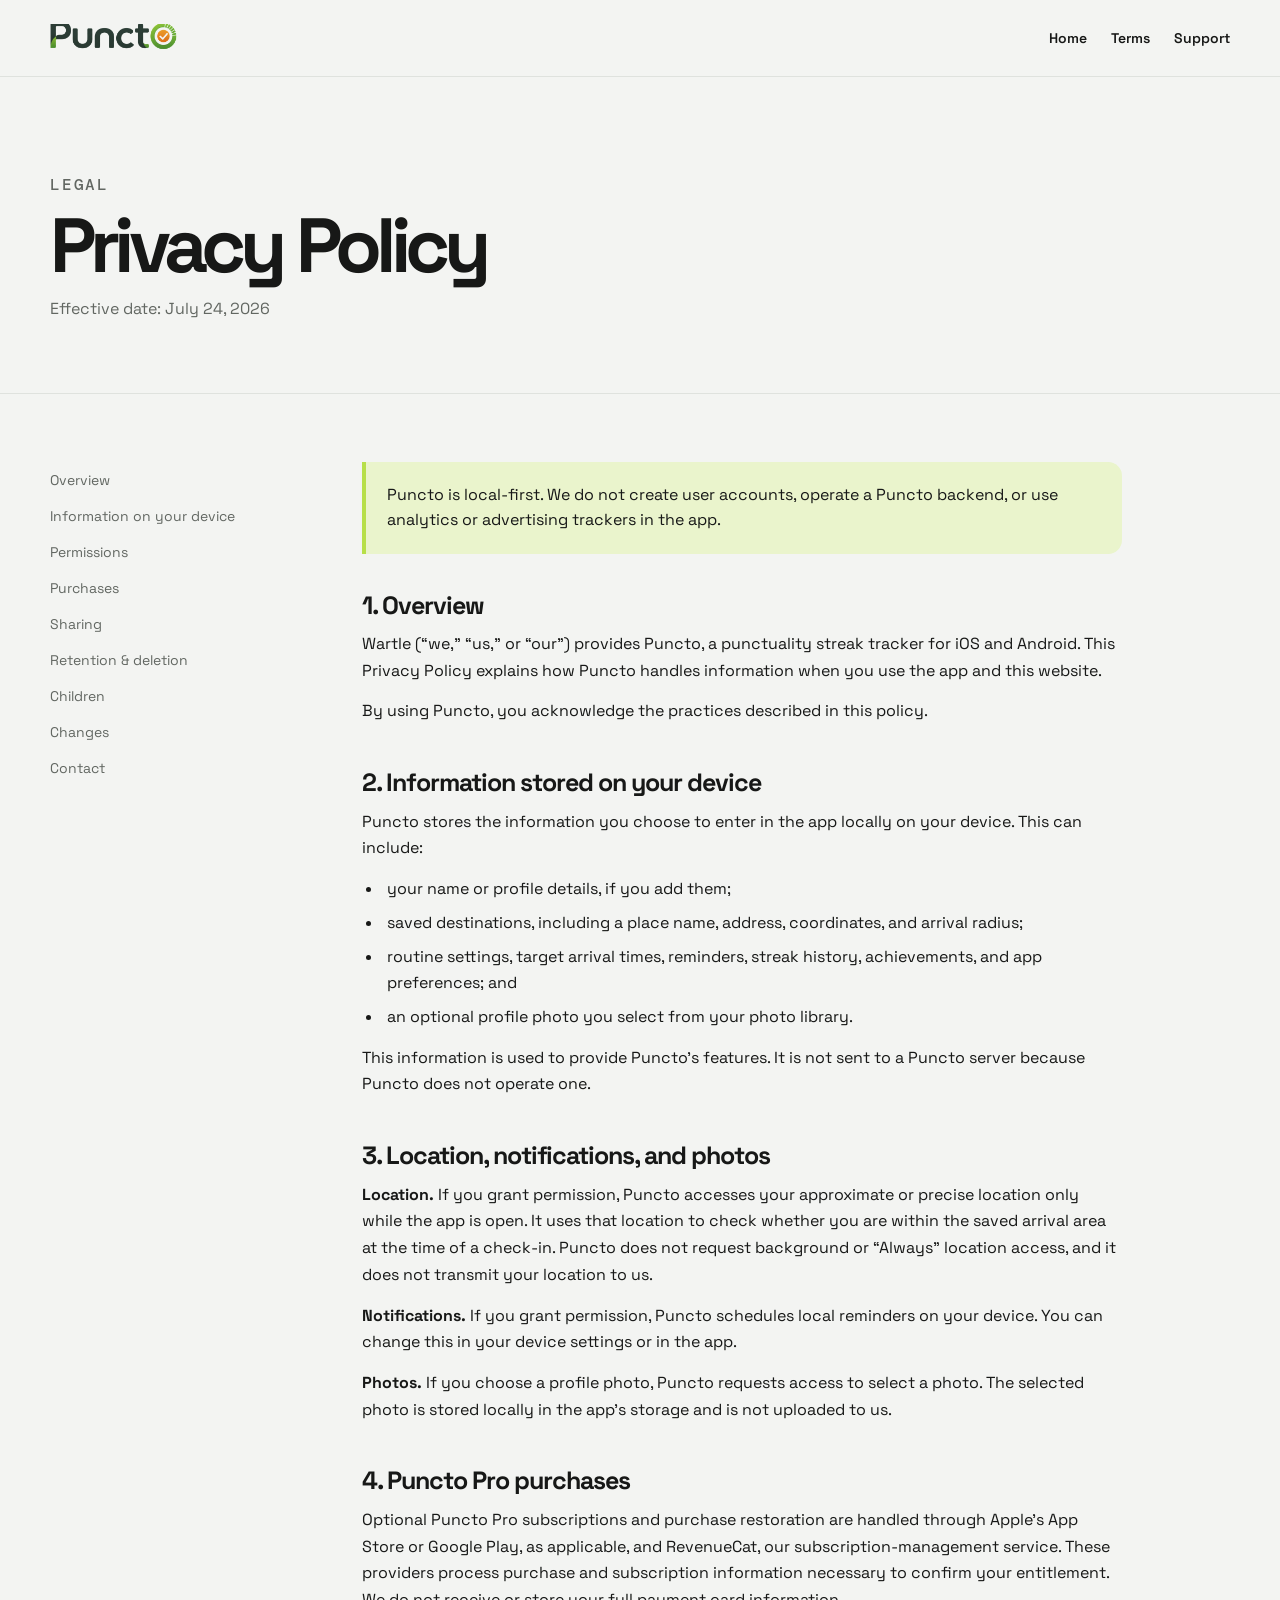
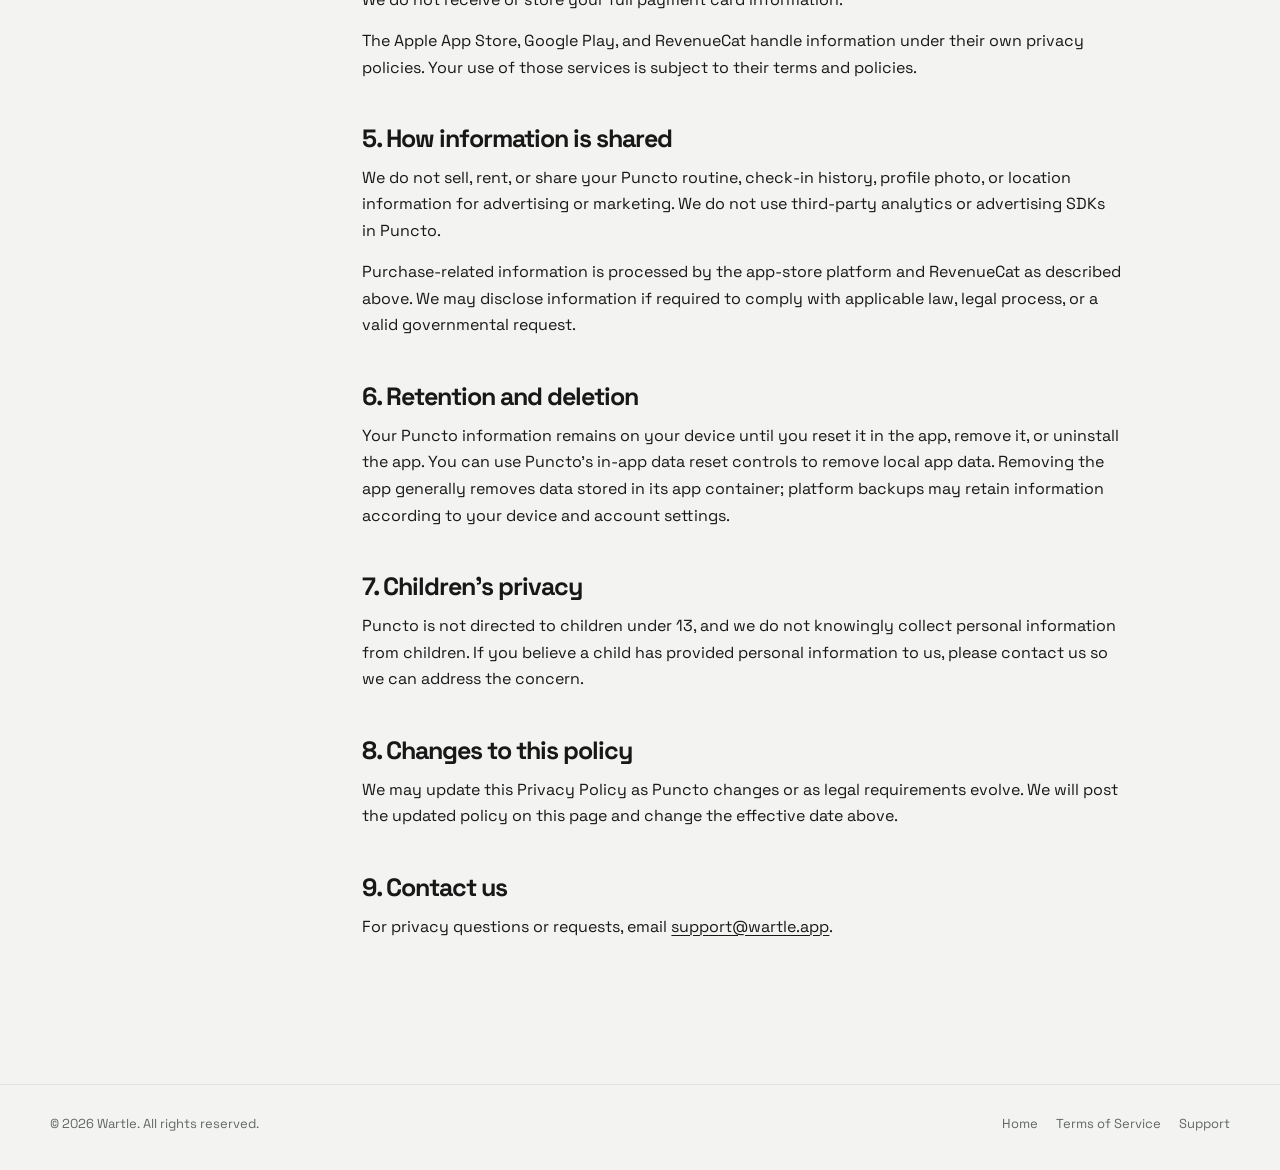
<file: privacy.html>
<!doctype html>
<html lang="en"><head><meta charset="utf-8"><meta name="viewport" content="width=device-width, initial-scale=1"><meta name="description" content="Puncto Privacy Policy."><meta name="theme-color" content="#c9f158"><title>Privacy Policy — Puncto</title><link rel="stylesheet" href="styles.css"><link rel="icon" href="assets/icon.png" type="image/png"></head>
<body><header class="site-header"><div class="shell nav"><a class="wordmark wordmark-image" href="index.html" aria-label="Puncto home"><img src="assets/wordmark.png" alt="Puncto"></a><nav class="nav-links" aria-label="Main navigation"><a href="index.html">Home</a><a href="terms.html">Terms</a><a href="support.html">Support</a></nav></div></header><main><section class="legal-hero"><div class="shell"><p class="eyebrow">Legal</p><h1>Privacy Policy</h1><p>Effective date: July 24, 2026</p></div></section><div class="shell legal-layout"><nav class="legal-nav" aria-label="On this page"><a href="#overview">Overview</a><a href="#information">Information on your device</a><a href="#permissions">Permissions</a><a href="#purchases">Purchases</a><a href="#sharing">Sharing</a><a href="#retention">Retention &amp; deletion</a><a href="#children">Children</a><a href="#changes">Changes</a><a href="#contact">Contact</a></nav><article class="legal-copy"><div class="callout">Puncto is local-first. We do not create user accounts, operate a Puncto backend, or use analytics or advertising trackers in the app.</div><section id="overview"><h2>1. Overview</h2><p>Wartle (“we,” “us,” or “our”) provides Puncto, a punctuality streak tracker for iOS and Android. This Privacy Policy explains how Puncto handles information when you use the app and this website.</p><p>By using Puncto, you acknowledge the practices described in this policy.</p></section><section id="information"><h2>2. Information stored on your device</h2><p>Puncto stores the information you choose to enter in the app locally on your device. This can include:</p><ul><li>your name or profile details, if you add them;</li><li>saved destinations, including a place name, address, coordinates, and arrival radius;</li><li>routine settings, target arrival times, reminders, streak history, achievements, and app preferences; and</li><li>an optional profile photo you select from your photo library.</li></ul><p>This information is used to provide Puncto’s features. It is not sent to a Puncto server because Puncto does not operate one.</p></section><section id="permissions"><h2>3. Location, notifications, and photos</h2><p><strong>Location.</strong> If you grant permission, Puncto accesses your approximate or precise location only while the app is open. It uses that location to check whether you are within the saved arrival area at the time of a check-in. Puncto does not request background or “Always” location access, and it does not transmit your location to us.</p><p><strong>Notifications.</strong> If you grant permission, Puncto schedules local reminders on your device. You can change this in your device settings or in the app.</p><p><strong>Photos.</strong> If you choose a profile photo, Puncto requests access to select a photo. The selected photo is stored locally in the app’s storage and is not uploaded to us.</p></section><section id="purchases"><h2>4. Puncto Pro purchases</h2><p>Optional Puncto Pro subscriptions and purchase restoration are handled through Apple’s App Store or Google Play, as applicable, and RevenueCat, our subscription-management service. These providers process purchase and subscription information necessary to confirm your entitlement. We do not receive or store your full payment card information.</p><p>The Apple App Store, Google Play, and RevenueCat handle information under their own privacy policies. Your use of those services is subject to their terms and policies.</p></section><section id="sharing"><h2>5. How information is shared</h2><p>We do not sell, rent, or share your Puncto routine, check-in history, profile photo, or location information for advertising or marketing. We do not use third-party analytics or advertising SDKs in Puncto.</p><p>Purchase-related information is processed by the app-store platform and RevenueCat as described above. We may disclose information if required to comply with applicable law, legal process, or a valid governmental request.</p></section><section id="retention"><h2>6. Retention and deletion</h2><p>Your Puncto information remains on your device until you reset it in the app, remove it, or uninstall the app. You can use Puncto’s in-app data reset controls to remove local app data. Removing the app generally removes data stored in its app container; platform backups may retain information according to your device and account settings.</p></section><section id="children"><h2>7. Children’s privacy</h2><p>Puncto is not directed to children under 13, and we do not knowingly collect personal information from children. If you believe a child has provided personal information to us, please contact us so we can address the concern.</p></section><section id="changes"><h2>8. Changes to this policy</h2><p>We may update this Privacy Policy as Puncto changes or as legal requirements evolve. We will post the updated policy on this page and change the effective date above.</p></section><section id="contact"><h2>9. Contact us</h2><p>For privacy questions or requests, email <a href="mailto:support@wartle.app?subject=Puncto%20Privacy">support@wartle.app</a>.</p></section></article></div></main><footer class="site-footer"><div class="shell footer-content"><div class="footer-meta">© 2026 Wartle. All rights reserved.</div><div class="footer-links"><a href="index.html">Home</a><a href="terms.html">Terms of Service</a><a href="support.html">Support</a></div></div></footer></body></html>
</file>
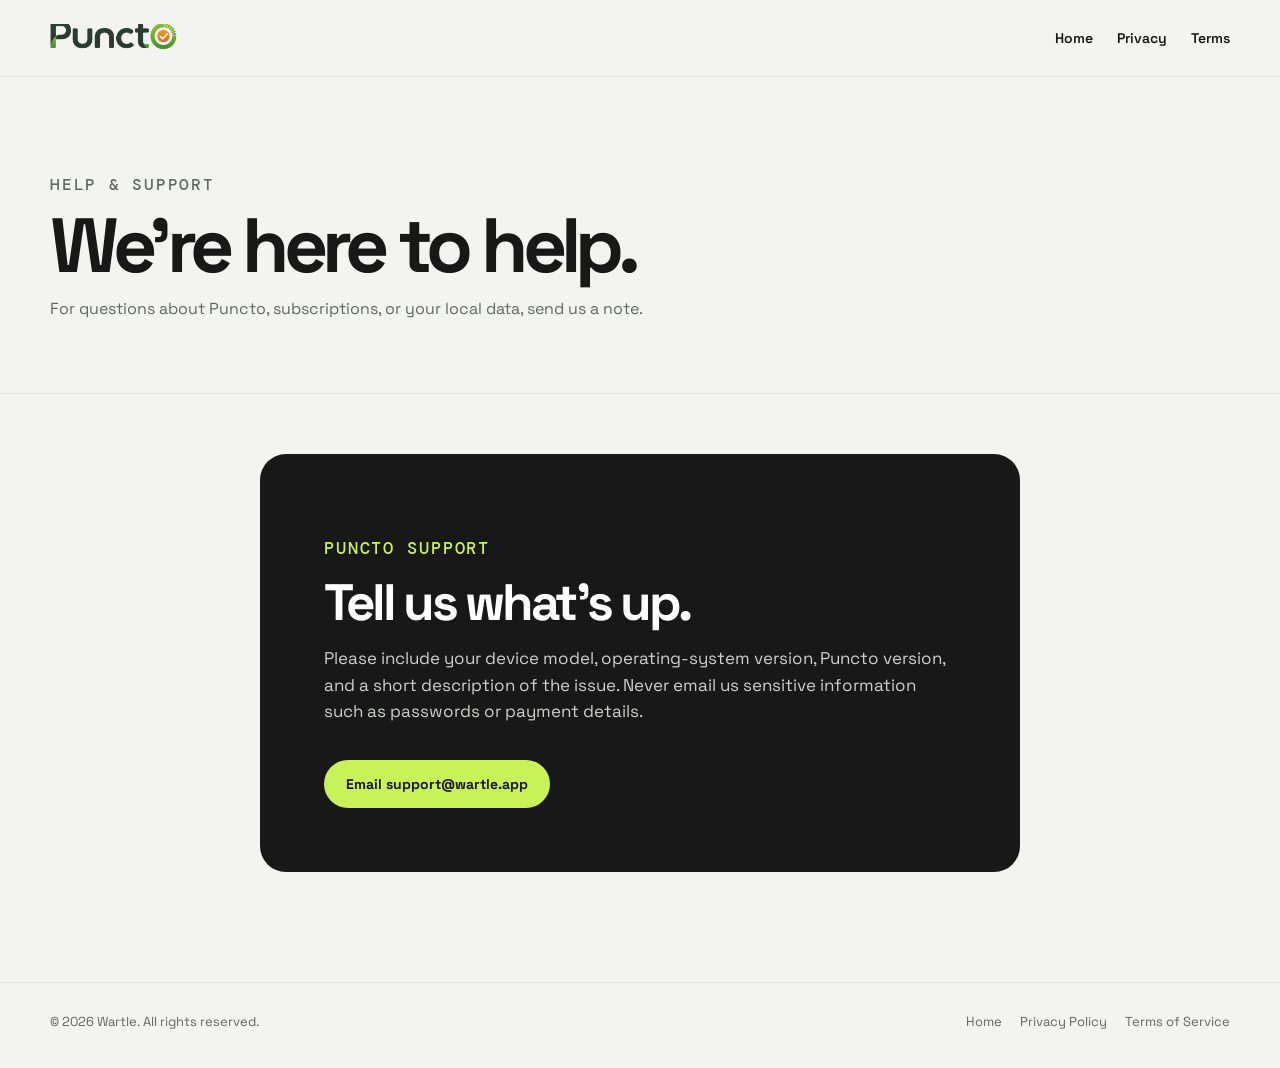
<file: support.html>
<!doctype html>
<html lang="en"><head><meta charset="utf-8"><meta name="viewport" content="width=device-width, initial-scale=1"><meta name="description" content="Puncto support."><meta name="theme-color" content="#c9f158"><title>Support — Puncto</title><link rel="stylesheet" href="styles.css"><link rel="icon" href="assets/icon.png" type="image/png"></head>
<body><header class="site-header"><div class="shell nav"><a class="wordmark wordmark-image" href="index.html" aria-label="Puncto home"><img src="assets/wordmark.png" alt="Puncto"></a><nav class="nav-links" aria-label="Main navigation"><a href="index.html">Home</a><a href="privacy.html">Privacy</a><a href="terms.html">Terms</a></nav></div></header><main><section class="legal-hero"><div class="shell"><p class="eyebrow">Help &amp; support</p><h1>We’re here to help.</h1><p>For questions about Puncto, subscriptions, or your local data, send us a note.</p></div></section><section class="support-panel"><p class="eyebrow" style="color:#c9f158">Puncto support</p><h2>Tell us what’s up.</h2><p>Please include your device model, operating-system version, Puncto version, and a short description of the issue. Never email us sensitive information such as passwords or payment details.</p><a class="button" style="background:#c9f158;color:#171817" href="mailto:support@wartle.app?subject=Puncto%20Support">Email support@wartle.app</a></section></main><footer class="site-footer"><div class="shell footer-content"><div class="footer-meta">© 2026 Wartle. All rights reserved.</div><div class="footer-links"><a href="index.html">Home</a><a href="privacy.html">Privacy Policy</a><a href="terms.html">Terms of Service</a></div></div></footer></body></html>
</file>
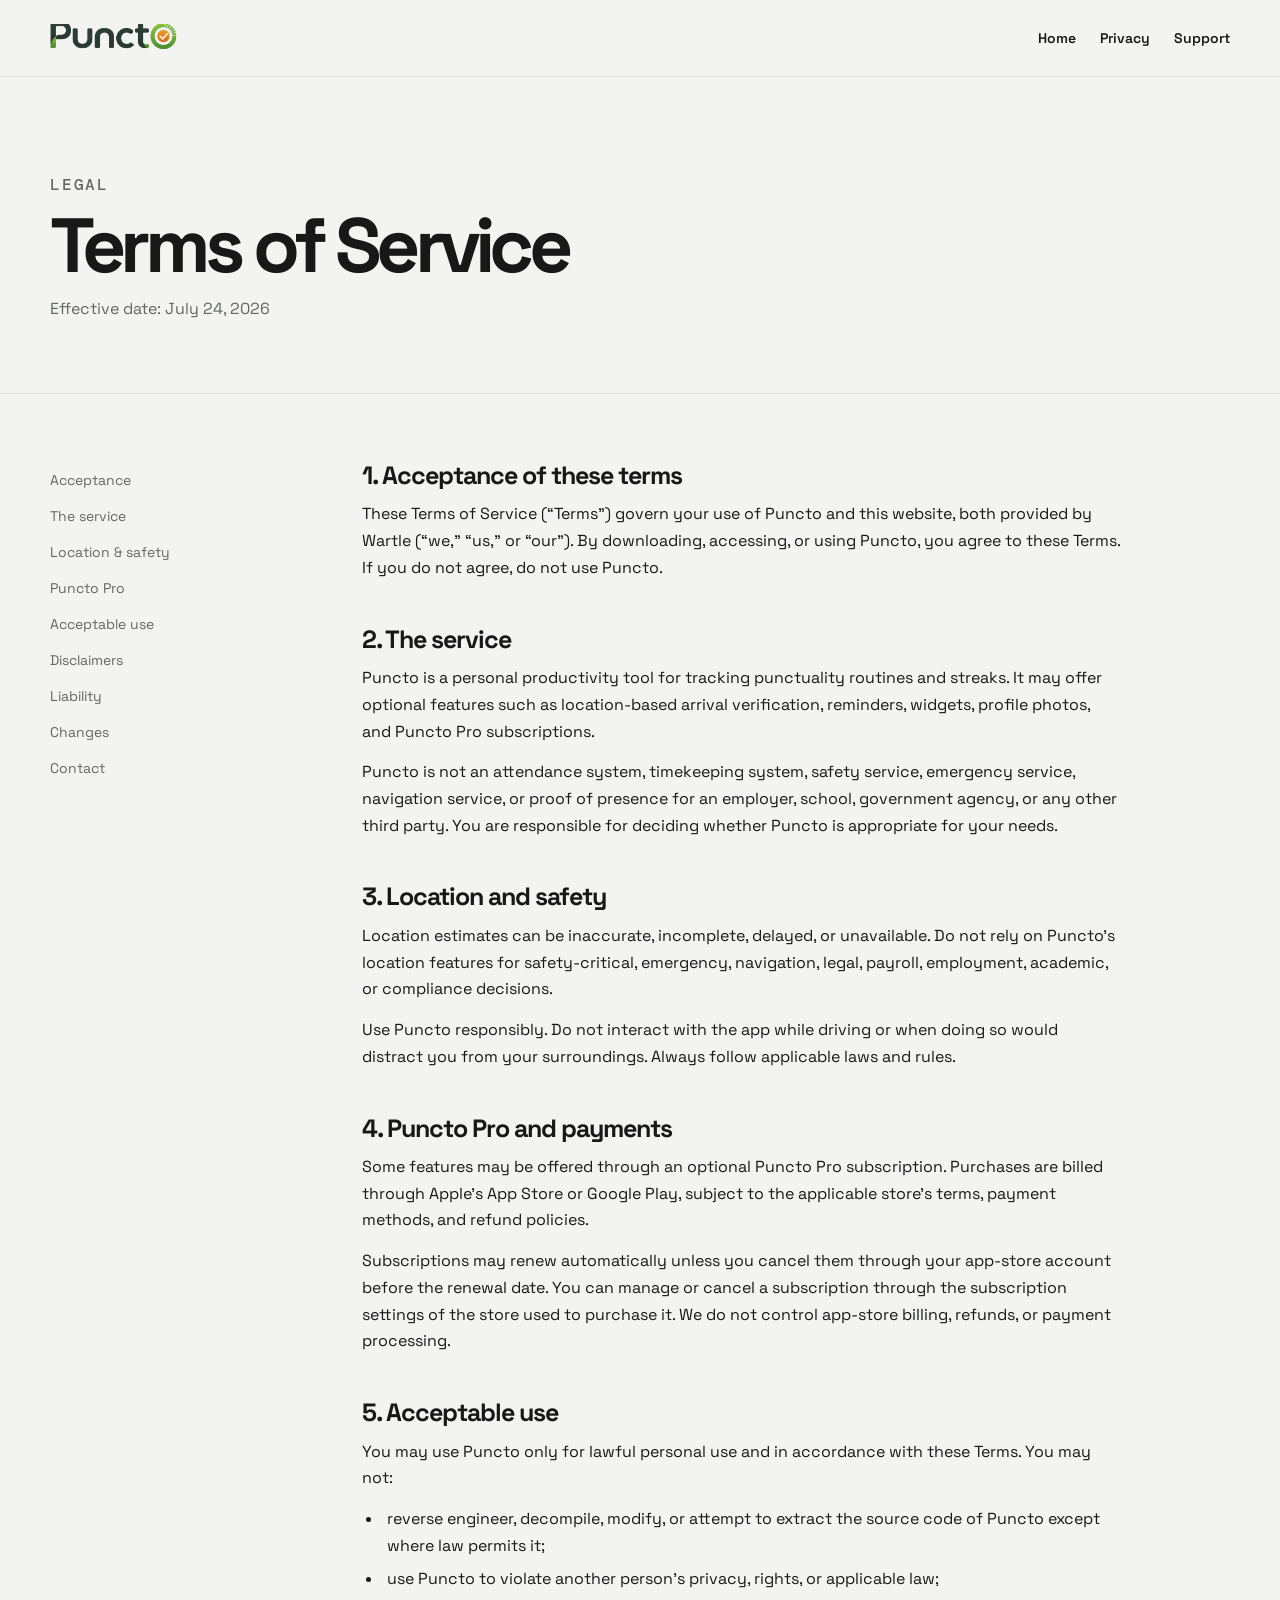
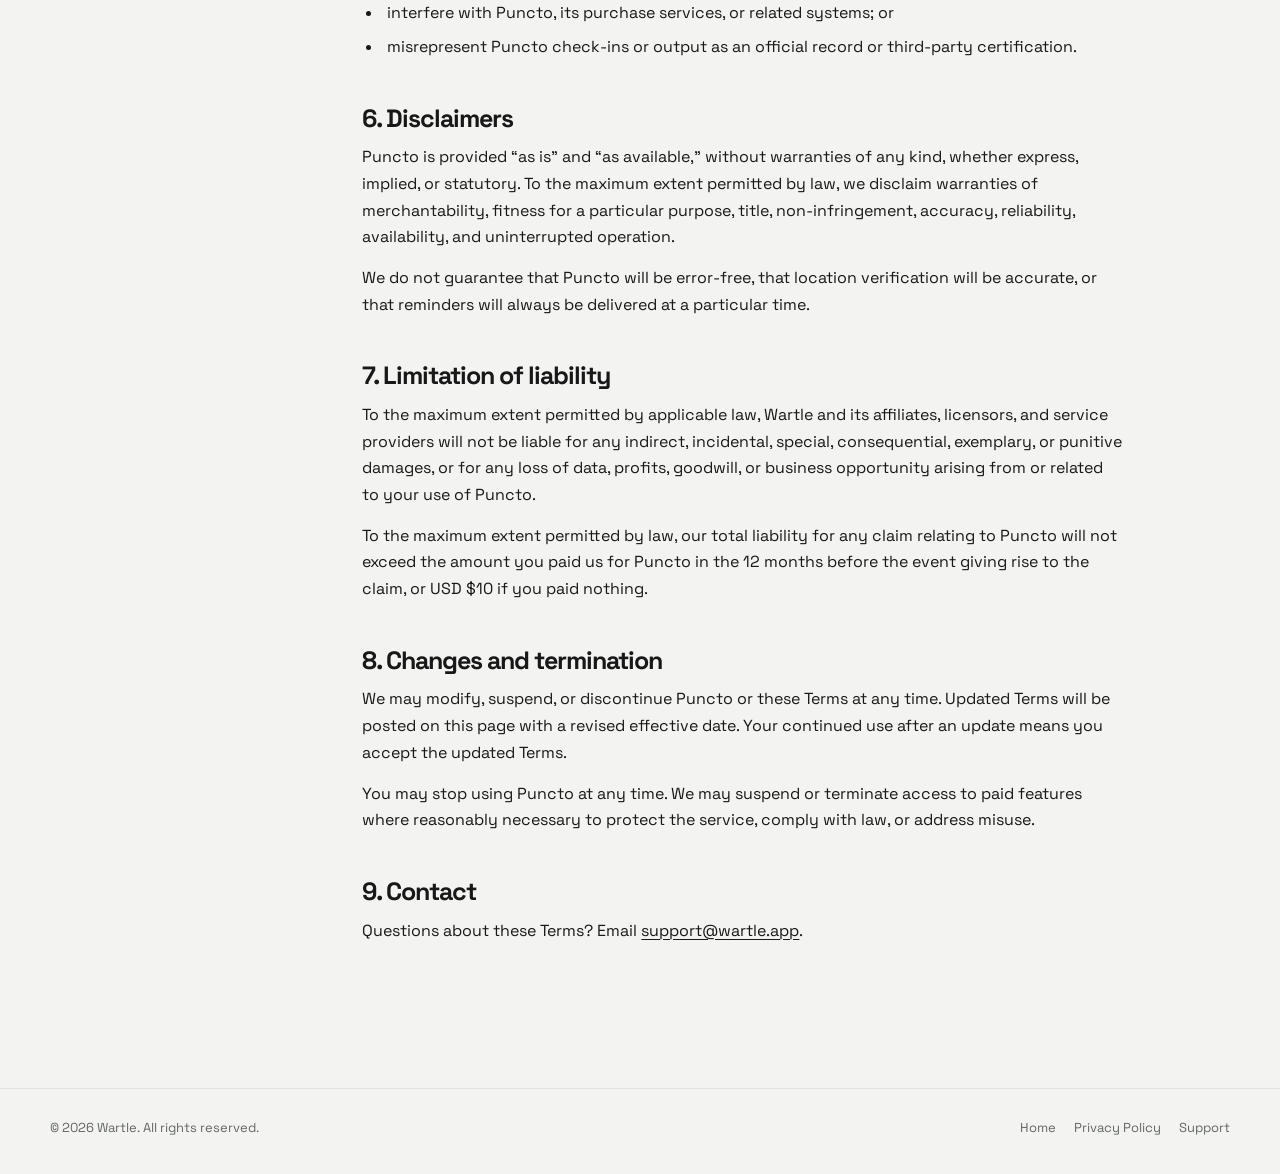
<file: terms.html>
<!doctype html>
<html lang="en"><head><meta charset="utf-8"><meta name="viewport" content="width=device-width, initial-scale=1"><meta name="description" content="Puncto Terms of Service."><meta name="theme-color" content="#c9f158"><title>Terms of Service — Puncto</title><link rel="stylesheet" href="styles.css"><link rel="icon" href="assets/icon.png" type="image/png"></head>
<body><header class="site-header"><div class="shell nav"><a class="wordmark wordmark-image" href="index.html" aria-label="Puncto home"><img src="assets/wordmark.png" alt="Puncto"></a><nav class="nav-links" aria-label="Main navigation"><a href="index.html">Home</a><a href="privacy.html">Privacy</a><a href="support.html">Support</a></nav></div></header><main><section class="legal-hero"><div class="shell"><p class="eyebrow">Legal</p><h1>Terms of Service</h1><p>Effective date: July 24, 2026</p></div></section><div class="shell legal-layout"><nav class="legal-nav" aria-label="On this page"><a href="#acceptance">Acceptance</a><a href="#service">The service</a><a href="#safety">Location &amp; safety</a><a href="#pro">Puncto Pro</a><a href="#acceptable-use">Acceptable use</a><a href="#disclaimer">Disclaimers</a><a href="#liability">Liability</a><a href="#changes">Changes</a><a href="#contact">Contact</a></nav><article class="legal-copy"><section id="acceptance"><h2>1. Acceptance of these terms</h2><p>These Terms of Service (“Terms”) govern your use of Puncto and this website, both provided by Wartle (“we,” “us,” or “our”). By downloading, accessing, or using Puncto, you agree to these Terms. If you do not agree, do not use Puncto.</p></section><section id="service"><h2>2. The service</h2><p>Puncto is a personal productivity tool for tracking punctuality routines and streaks. It may offer optional features such as location-based arrival verification, reminders, widgets, profile photos, and Puncto Pro subscriptions.</p><p>Puncto is not an attendance system, timekeeping system, safety service, emergency service, navigation service, or proof of presence for an employer, school, government agency, or any other third party. You are responsible for deciding whether Puncto is appropriate for your needs.</p></section><section id="safety"><h2>3. Location and safety</h2><p>Location estimates can be inaccurate, incomplete, delayed, or unavailable. Do not rely on Puncto’s location features for safety-critical, emergency, navigation, legal, payroll, employment, academic, or compliance decisions.</p><p>Use Puncto responsibly. Do not interact with the app while driving or when doing so would distract you from your surroundings. Always follow applicable laws and rules.</p></section><section id="pro"><h2>4. Puncto Pro and payments</h2><p>Some features may be offered through an optional Puncto Pro subscription. Purchases are billed through Apple’s App Store or Google Play, subject to the applicable store’s terms, payment methods, and refund policies.</p><p>Subscriptions may renew automatically unless you cancel them through your app-store account before the renewal date. You can manage or cancel a subscription through the subscription settings of the store used to purchase it. We do not control app-store billing, refunds, or payment processing.</p></section><section id="acceptable-use"><h2>5. Acceptable use</h2><p>You may use Puncto only for lawful personal use and in accordance with these Terms. You may not:</p><ul><li>reverse engineer, decompile, modify, or attempt to extract the source code of Puncto except where law permits it;</li><li>use Puncto to violate another person’s privacy, rights, or applicable law;</li><li>interfere with Puncto, its purchase services, or related systems; or</li><li>misrepresent Puncto check-ins or output as an official record or third-party certification.</li></ul></section><section id="disclaimer"><h2>6. Disclaimers</h2><p>Puncto is provided “as is” and “as available,” without warranties of any kind, whether express, implied, or statutory. To the maximum extent permitted by law, we disclaim warranties of merchantability, fitness for a particular purpose, title, non-infringement, accuracy, reliability, availability, and uninterrupted operation.</p><p>We do not guarantee that Puncto will be error-free, that location verification will be accurate, or that reminders will always be delivered at a particular time.</p></section><section id="liability"><h2>7. Limitation of liability</h2><p>To the maximum extent permitted by applicable law, Wartle and its affiliates, licensors, and service providers will not be liable for any indirect, incidental, special, consequential, exemplary, or punitive damages, or for any loss of data, profits, goodwill, or business opportunity arising from or related to your use of Puncto.</p><p>To the maximum extent permitted by law, our total liability for any claim relating to Puncto will not exceed the amount you paid us for Puncto in the 12 months before the event giving rise to the claim, or USD $10 if you paid nothing.</p></section><section id="changes"><h2>8. Changes and termination</h2><p>We may modify, suspend, or discontinue Puncto or these Terms at any time. Updated Terms will be posted on this page with a revised effective date. Your continued use after an update means you accept the updated Terms.</p><p>You may stop using Puncto at any time. We may suspend or terminate access to paid features where reasonably necessary to protect the service, comply with law, or address misuse.</p></section><section id="contact"><h2>9. Contact</h2><p>Questions about these Terms? Email <a href="mailto:support@wartle.app?subject=Puncto%20Terms">support@wartle.app</a>.</p></section></article></div></main><footer class="site-footer"><div class="shell footer-content"><div class="footer-meta">© 2026 Wartle. All rights reserved.</div><div class="footer-links"><a href="index.html">Home</a><a href="privacy.html">Privacy Policy</a><a href="support.html">Support</a></div></div></footer></body></html>
</file>
<file: styles.css>
@import url('https://fonts.googleapis.com/css2?family=DM+Mono:wght@400;500&family=Space+Grotesk:wght@400;500;600;700&display=swap');

:root {
  --ink: #171817;
  --muted: #626762;
  --paper: #f3f4f2;
  --card: #ffffff;
  --line: #dfe2de;
  --lime: #c9f158;
  --lime-deep: #b7df49;
  --amber: #f2a33c;
  --max: 1180px;
}

* { box-sizing: border-box; }
html { scroll-behavior: smooth; }
body { margin: 0; color: var(--ink); background: var(--paper); font-family: 'Space Grotesk', -apple-system, BlinkMacSystemFont, 'Segoe UI', sans-serif; -webkit-font-smoothing: antialiased; }
a { color: inherit; text-decoration: none; }
.shell { width: min(var(--max), calc(100% - 40px)); margin: 0 auto; }

.site-header { border-bottom: 1px solid var(--line); background: rgba(243,244,242,.9); backdrop-filter: blur(16px); position: sticky; top: 0; z-index: 10; }
.nav { height: 76px; display: flex; justify-content: space-between; align-items: center; gap: 20px; }
.wordmark { font-size: 27px; line-height: 1; font-weight: 700; letter-spacing: -.08em; }
.wordmark i { color: var(--lime-deep); font-style: normal; }
.wordmark-image { display: block; width: 130px; height: 28px; overflow: hidden; position: relative; flex: 0 0 auto; }
.wordmark-image img { position: absolute; width: 136px; height: 136px; left: -6px; top: -55px; max-width: none; }
.nav-links { display: flex; gap: 24px; align-items: center; font-size: 14px; font-weight: 600; }
.nav-links a:hover, .footer-links a:hover { text-decoration: underline; text-underline-offset: 4px; }

.eyebrow { font: 500 11px/1 'DM Mono', monospace; letter-spacing: .11em; text-transform: uppercase; color: var(--muted); }
.hero { padding: clamp(64px, 10vw, 136px) 0 68px; overflow: hidden; }
.hero-grid { display: grid; grid-template-columns: minmax(0, 1.1fr) minmax(320px, .9fr); gap: clamp(36px, 7vw, 100px); align-items: center; }
.hero h1 { max-width: 760px; margin: 18px 0 24px; font-size: clamp(52px, 7vw, 102px); letter-spacing: -.085em; line-height: .91; }
.hero h1 strong { display: block; color: var(--lime-deep); font-weight: 700; }
.hero-copy { max-width: 530px; color: var(--muted); font-size: 19px; line-height: 1.5; }
.button { display: inline-flex; align-items: center; justify-content: center; min-height: 48px; border-radius: 999px; padding: 0 22px; font-size: 14px; font-weight: 700; transition: transform .18s ease, background .18s ease; }
.button:hover { transform: translateY(-2px); }
.button-dark { color: var(--lime); background: var(--ink); }
.button-light { border: 1px solid var(--line); background: var(--card); }
.hero-actions { display: flex; flex-wrap: wrap; gap: 12px; margin-top: 34px; }
.hero-note { margin-top: 22px; font-size: 13px; color: var(--muted); }

.arrival-card { background: var(--ink); min-height: 430px; border-radius: 28px; padding: 25px; position: relative; overflow: hidden; color: white; box-shadow: 0 28px 48px rgba(23,24,23,.15); }
.arrival-card:before { content: ''; position: absolute; z-index: 0; width: 390px; height: 390px; border-radius: 50%; background: var(--lime); right: -95px; bottom: -128px; }
.arrival-card:after { content: 'PUNCTO.  PUNCTO.  PUNCTO.'; position: absolute; z-index: 0; top: 105px; left: -54px; color: rgba(255,255,255,.08); font-size: 55px; font-weight: 700; line-height: .92; letter-spacing: -.08em; width: 190%; transform: rotate(-24deg); }
.card-top, .check-card, .day-row { position: relative; z-index: 1; }
.card-top { display: flex; justify-content: space-between; align-items: center; font: 500 11px/1 'DM Mono', monospace; letter-spacing: .08em; }
.card-status { background: var(--lime); color: var(--ink); border-radius: 99px; padding: 7px 10px; }
.check-card { margin-top: 74px; padding: 22px; border-radius: 20px; background: rgba(255,255,255,.1); backdrop-filter: blur(6px); }
.check-card b { display: block; font-size: 16px; margin-bottom: 6px; }.check-card span { color: #c8ccc7; font-size: 13px; }
.check-card .check-symbol { position: absolute; right: 18px; top: 20px; width: 52px; height: 52px; display: grid; place-items: center; border: 2px solid rgba(23,24,23,.16); border-radius: 50%; background: var(--lime); color: var(--ink); font-family: Arial, sans-serif; font-size: 34px; font-weight: 900; line-height: 1; text-shadow: 0 1px 0 rgba(255,255,255,.18); box-shadow: 0 6px 16px rgba(0,0,0,.22); }
.hero-check { position: absolute; z-index: 0; right: 17px; bottom: -3px; color: var(--ink); font-family: Arial, sans-serif; font-size: 178px; font-weight: 900; line-height: 1; letter-spacing: -.16em; transform: rotate(-8deg); text-shadow: 0 3px 0 rgba(255,255,255,.16); }
.day-row { display: flex; gap: 10px; position: absolute; bottom: 27px; left: 25px; }.day { width: 31px; height: 31px; display: grid; place-items: center; border-radius: 50%; border: 1px solid rgba(255,255,255,.3); font: 500 10px/1 'DM Mono', monospace; }.day.done { background: var(--lime); color: var(--ink); border-color: var(--lime); }

.section { padding: 100px 0; }.section-white { background: var(--card); }.section-head { max-width: 680px; margin-bottom: 46px; }.section h2 { margin: 14px 0 0; font-size: clamp(35px, 4.2vw, 58px); letter-spacing: -.065em; line-height: .98; }.section-head p { margin: 18px 0 0; color: var(--muted); font-size: 17px; line-height: 1.55; }
.feature-grid { display: grid; grid-template-columns: repeat(3, 1fr); gap: 16px; }.feature { min-height: 250px; padding: 25px; border: 1px solid var(--line); border-radius: 20px; background: var(--card); }.feature-icon { width: 42px; height: 42px; margin-bottom: 64px; border-radius: 12px; display: grid; place-items: center; background: var(--lime); font-size: 20px; }.feature h3 { margin: 0 0 8px; font-size: 20px; letter-spacing: -.04em; }.feature p { margin: 0; color: var(--muted); font-size: 15px; line-height: 1.55; }
.privacy-band { background: var(--lime); padding: 86px 0; }.privacy-band .split { display: flex; justify-content: space-between; gap: 30px; align-items: end; }.privacy-band h2 { max-width: 700px; margin: 14px 0 0; font-size: clamp(38px, 5vw, 70px); letter-spacing: -.075em; line-height: .95; }.privacy-band p { max-width: 420px; margin: 0; font-size: 17px; line-height: 1.5; }.privacy-band .button { margin-top: 20px; }
.cta { padding: 110px 0; text-align: center; }.cta h2 { max-width: 700px; margin: 15px auto 0; font-size: clamp(42px, 5vw, 74px); line-height: .94; letter-spacing: -.075em; }.cta p { max-width: 550px; margin: 21px auto 30px; color: var(--muted); font-size: 17px; line-height: 1.5; }

.site-footer { border-top: 1px solid var(--line); padding: 30px 0 38px; }.footer-content { display: flex; align-items: center; justify-content: space-between; gap: 20px; }.footer-meta { color: var(--muted); font-size: 13px; }.footer-links { display: flex; flex-wrap: wrap; gap: 18px; color: var(--muted); font-size: 13px; }

.legal-hero { padding: 84px 0 58px; border-bottom: 1px solid var(--line); }.legal-hero h1 { margin: 15px 0 16px; font-size: clamp(48px, 6vw, 82px); letter-spacing: -.075em; line-height: .95; }.legal-hero p { color: var(--muted); font-size: 16px; }.legal-layout { display: grid; grid-template-columns: 210px minmax(0, 760px); gap: clamp(36px, 8vw, 120px); padding: 68px 0 100px; }.legal-nav { align-self: start; position: sticky; top: 105px; }.legal-nav a { display: block; padding: 9px 0; color: var(--muted); font-size: 14px; }.legal-nav a:hover { color: var(--ink); }.legal-copy { font-size: 16px; line-height: 1.67; }.legal-copy section { scroll-margin-top: 115px; margin-bottom: 44px; }.legal-copy h2 { margin: 0 0 12px; font-size: 25px; letter-spacing: -.04em; line-height: 1.1; }.legal-copy p, .legal-copy ul { margin: 0 0 14px; }.legal-copy ul { padding-left: 21px; }.legal-copy li { padding-left: 4px; margin-bottom: 7px; }.legal-copy a { text-decoration: underline; text-decoration-thickness: 1px; text-underline-offset: 3px; }.callout { margin: 0 0 38px; padding: 21px; border-left: 4px solid var(--lime-deep); background: #eaf4cc; border-radius: 0 14px 14px 0; font-size: 16px; line-height: 1.55; }
.support-panel { max-width: 760px; margin: 60px auto 110px; padding: clamp(30px, 6vw, 64px); background: var(--ink); color: white; border-radius: 26px; }.support-panel h2 { margin: 15px 0; font-size: clamp(36px, 4vw, 55px); letter-spacing: -.065em; line-height: .98; }.support-panel p { color: #cdd0cc; font-size: 17px; line-height: 1.55; }.support-panel .button { margin-top: 18px; }

@media (max-width: 760px) { .shell { width: min(100% - 32px, var(--max)); }.nav { height: 68px; }.nav-links { gap: 14px; font-size: 13px; }.nav-links a:nth-child(1) { display: none; }.hero-grid, .legal-layout { grid-template-columns: 1fr; }.arrival-card { min-height: 355px; }.feature-grid { grid-template-columns: 1fr; }.feature { min-height: 0; }.feature-icon { margin-bottom: 38px; }.privacy-band .split, .footer-content { display: block; }.privacy-band p { margin-top: 26px; }.footer-links { margin-top: 18px; }.legal-layout { padding-top: 38px; }.legal-nav { display: none; }.legal-copy { font-size: 15px; } }
</file>
